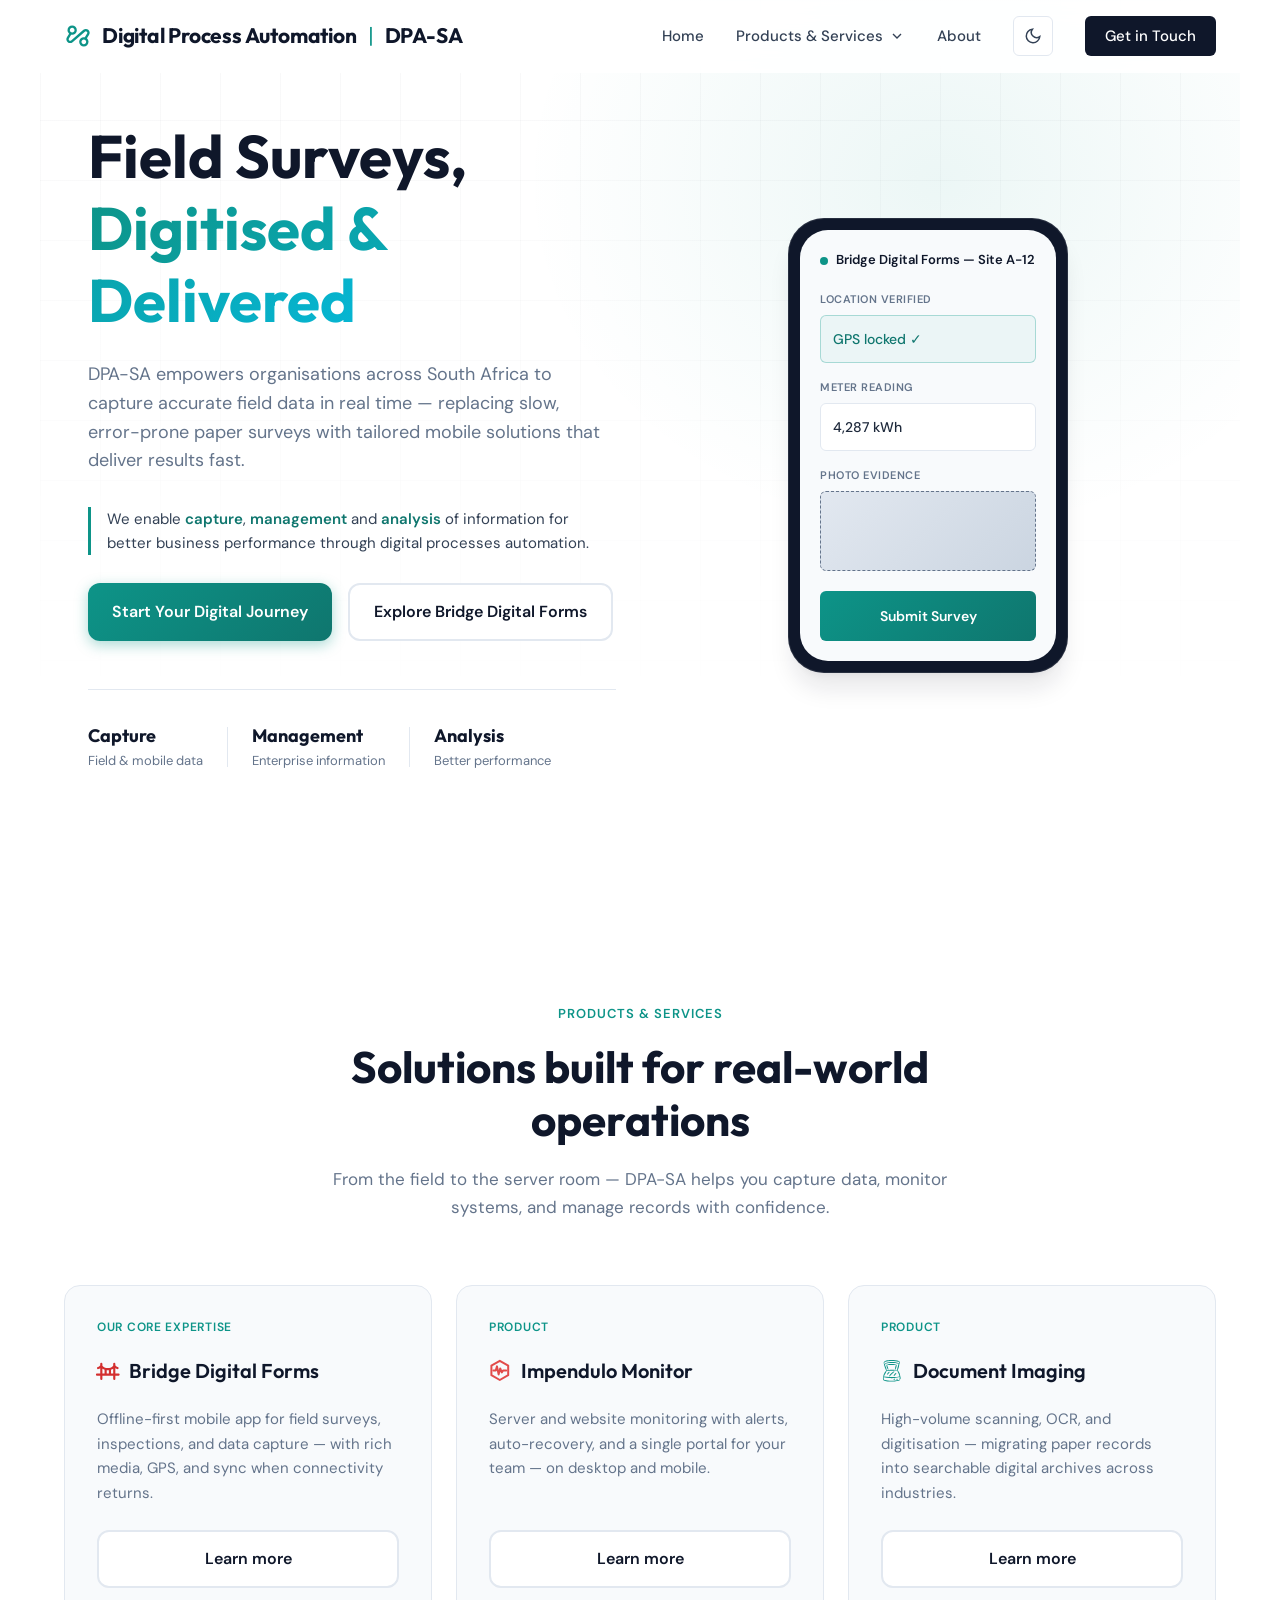
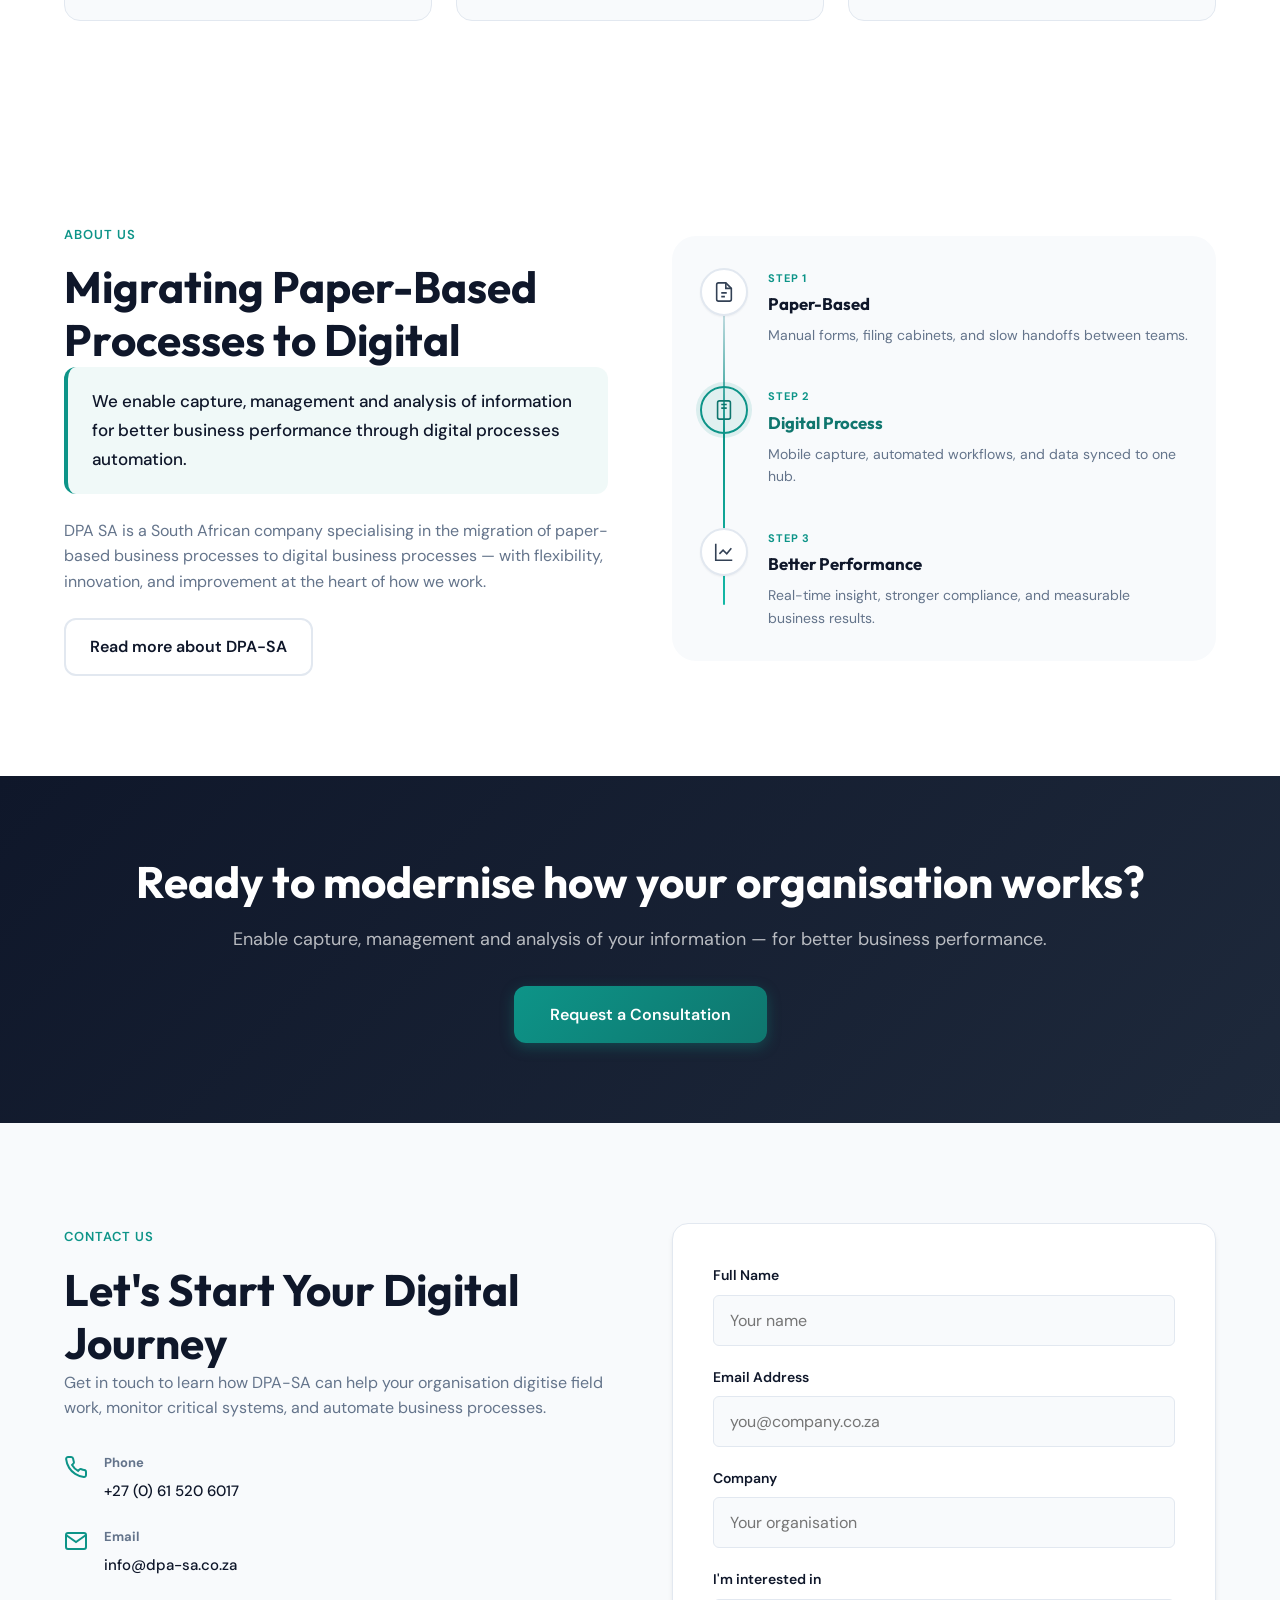
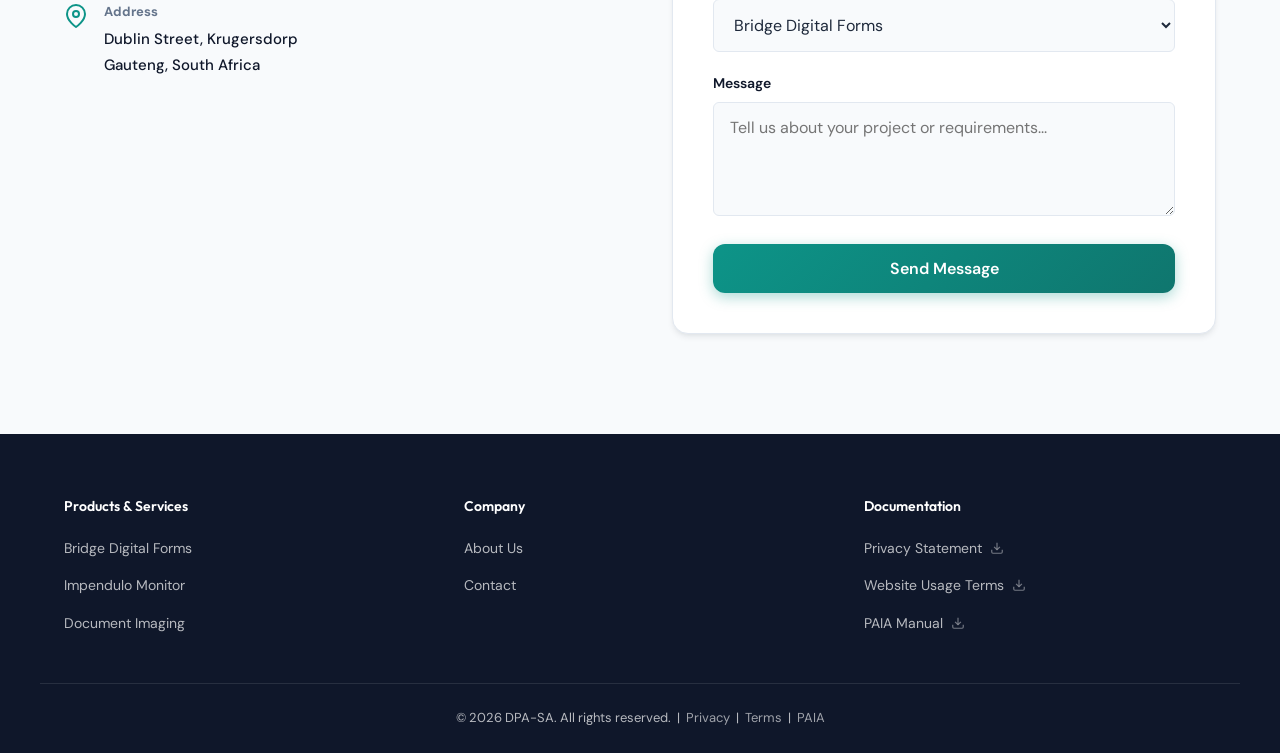
<file: index.html>
<!DOCTYPE html>
<html lang="en">
<head>
  <meta charset="UTF-8">
  <script>
    (function () {
      try {
        var theme = localStorage.getItem('dpa-theme');
        if (!theme) {
          theme = window.matchMedia('(prefers-color-scheme: dark)').matches ? 'dark' : 'light';
        }
        document.documentElement.setAttribute('data-theme', theme);
      } catch (e) {}
    })();
  </script>
  <meta name="viewport" content="width=device-width, initial-scale=1.0, viewport-fit=cover">
  <meta http-equiv="X-UA-Compatible" content="IE=edge">

  <title>DPA-SA | Digital Process Automation</title>
  <meta name="description" content="DPA-SA — Digital Process Automation for South African organisations. Bridge Digital Forms field surveys, Impendulo Monitor server monitoring, and document imaging.">
  <meta name="keywords" content="DPA-SA, Digital Process Automation, Bridge Digital Forms, field surveys, Impendulo Monitor, server monitoring, document imaging, South Africa">
  <meta name="author" content="DPA-SA">
  <meta name="theme-color" content="#0f766e">
  <link rel="icon" type="image/svg+xml" href="images/dpa-logo.svg">
  <link rel="canonical" href="https://dpa-sa.co.za/">

  <meta name="robots" content="index, follow, max-image-preview:large, max-snippet:-1, max-video-preview:-1">
  <meta name="googlebot" content="index, follow, max-image-preview:large, max-snippet:-1, max-video-preview:-1">
  <meta name="bingbot" content="index, follow">

  <meta property="og:type" content="website">
  <meta property="og:site_name" content="DPA-SA">
  <meta property="og:locale" content="en_ZA">
  <meta property="og:url" content="https://dpa-sa.co.za/">
  <meta property="og:title" content="DPA-SA | Digital Process Automation">
  <meta property="og:description" content="We enable capture, management and analysis of information for better business performance through digital processes automation.">
  <meta property="og:image" content="https://dpa-sa.co.za/images/dpa_logo_transparent.png">
  <meta property="og:image:alt" content="DPA-SA — Digital Process Automation">

  <meta name="twitter:card" content="summary">
  <meta name="twitter:title" content="DPA-SA | Digital Process Automation">
  <meta name="twitter:description" content="Bridge Digital Forms field surveys, Impendulo Monitor, and document imaging for South African organisations.">
  <meta name="twitter:image" content="https://dpa-sa.co.za/images/dpa_logo_transparent.png">

  <script type="application/ld+json">
  {
    "@context": "https://schema.org",
    "@graph": [
      {
        "@type": "Organization",
        "@id": "https://dpa-sa.co.za/#organization",
        "name": "DPA-SA",
        "alternateName": "Digital Process Automation",
        "url": "https://dpa-sa.co.za/",
        "logo": "https://dpa-sa.co.za/images/dpa_logo_transparent.png",
        "description": "South African company specialising in digital process automation, Bridge Digital Forms field surveys, server monitoring, and document imaging.",
        "email": "info@dpa-sa.co.za",
        "telephone": "+27-61-520-6017",
        "address": {
          "@type": "PostalAddress",
          "streetAddress": "Dublin Street",
          "addressLocality": "Krugersdorp",
          "addressRegion": "Gauteng",
          "addressCountry": "ZA"
        },
        "areaServed": { "@type": "Country", "name": "South Africa" }
      },
      {
        "@type": "WebSite",
        "@id": "https://dpa-sa.co.za/#website",
        "url": "https://dpa-sa.co.za/",
        "name": "DPA-SA",
        "publisher": { "@id": "https://dpa-sa.co.za/#organization" },
        "inLanguage": "en-ZA"
      }
    ]
  }
  </script>

  <link rel="preconnect" href="https://fonts.googleapis.com">
  <link rel="preconnect" href="https://fonts.gstatic.com" crossorigin>
  <link href="https://fonts.googleapis.com/css2?family=DM+Sans:ital,opsz,wght@0,9..40,400;0,9..40,500;0,9..40,600;0,9..40,700;1,9..40,400&family=Outfit:wght@500;600;700;800&display=swap" rel="stylesheet">
  <link rel="stylesheet" href="styles.css">
</head>
<body>
  <header class="header" id="header">
    <nav class="nav container">
      <a href="index.html" class="logo">
        <svg class="logo-icon" xmlns="http://www.w3.org/2000/svg" viewBox="0 0 24 24" width="28" height="28" aria-hidden="true">
          <path d="M0 0h24v24H0z" fill="none"/>
          <path fill="currentColor" d="M7.4 17.25q-1.05.875-2.187.8t-1.988-.775t-1.162-1.837t.412-2.338L4.35 10q-.625-.55-.987-1.325T3 7q0-1.65 1.175-2.825T7 3t2.825 1.175T11 7T9.825 9.825T7 11q-.225 0-.45-.025t-.425-.075L4.2 14.15q-.275.45-.175.888t.425.712t.775.313t.875-.313l10.5-9.025q1.05-.875 2.2-.788t2 .788t1.15 1.838t-.425 2.337L19.65 14q.625.55.988 1.325T21 17q0 1.65-1.175 2.825T17 21t-2.825-1.175T13 17t1.175-2.825T17 13q.225 0 .438.025t.412.075l1.95-3.25q.275-.45.175-.888t-.425-.712t-.775-.312t-.875.312zm1.013-8.837Q9 7.825 9 7t-.587-1.412T7 5t-1.412.588T5 7t.588 1.413T7 9t1.413-.587m10 10Q19 17.825 19 17t-.587-1.412T17 15t-1.412.588T15 17t.588 1.413T17 19t1.413-.587M17 17"/>
        </svg>
        <span class="logo-text">Digital Process Automation <span class="logo-divider">|</span> DPA-SA</span>
      </a>
      <button class="nav-toggle" id="navToggle" aria-label="Toggle navigation">
        <span></span>
        <span></span>
        <span></span>
      </button>
      <ul class="nav-links" id="navLinks">
        <li><a href="index.html">Home</a></li>
        <li class="nav-dropdown" id="navDropdown">
          <button class="nav-dropdown-toggle" id="navDropdownToggle" aria-expanded="false" aria-haspopup="true">
            Products &amp; Services
            <svg class="nav-dropdown-chevron" viewBox="0 0 24 24" fill="none" stroke="currentColor" stroke-width="2"><path d="M6 9l6 6 6-6"/></svg>
          </button>
          <ul class="nav-dropdown-menu" id="navDropdownMenu">
            <li><a href="bridge-digital-forms.html">Bridge Digital Forms</a></li>
            <li><a href="impendulo.html">Impendulo Monitor</a></li>
            <li><a href="document-imaging.html">Document Imaging</a></li>
          </ul>
        </li>
        <li><a href="about.html">About</a></li>
        <li>
          <button type="button" class="theme-toggle" id="themeToggle" aria-label="Switch to dark mode">
            <svg class="theme-icon theme-icon--moon" viewBox="0 0 24 24" fill="none" stroke="currentColor" stroke-width="2" aria-hidden="true"><path d="M21 12.79A9 9 0 1111.21 3 7 7 0 0021 12.79z"/></svg>
            <svg class="theme-icon theme-icon--sun" viewBox="0 0 24 24" fill="none" stroke="currentColor" stroke-width="2" aria-hidden="true"><circle cx="12" cy="12" r="5"/><path d="M12 1v2M12 21v2M4.22 4.22l1.42 1.42M18.36 18.36l1.42 1.42M1 12h2M21 12h2M4.22 19.78l1.42-1.42M18.36 5.64l1.42-1.42"/></svg>
          </button>
        </li>
        <li><a href="index.html#contact" class="nav-cta">Get in Touch</a></li>
      </ul>
    </nav>
  </header>

  <main>
    <section class="hero">
      <div class="hero-bg">
        <div class="hero-gradient"></div>
        <div class="hero-grid"></div>
      </div>
      <div class="hero-layout container">
        <div class="hero-intro">
          <h1>Field Surveys,<br><span class="gradient-text">Digitised & Delivered</span></h1>
          <p class="hero-subtitle">
            DPA-SA empowers organisations across South Africa to capture accurate field data in real time —
            replacing slow, error-prone paper surveys with tailored mobile solutions that deliver results fast.
          </p>
        </div>
        <div class="hero-visual">
          <div class="phone-mockup">
            <div class="phone-screen">
              <div class="form-preview">
                <div class="form-header">
                  <div class="form-dot"></div>
                  <span>Bridge Digital Forms — Site A-12</span>
                </div>
                <div class="form-field">
                  <label>Location verified</label>
                  <div class="form-value success">GPS locked ✓</div>
                </div>
                <div class="form-field">
                  <label>Meter reading</label>
                  <div class="form-value">4,287 kWh</div>
                </div>
                <div class="form-field">
                  <label>Photo evidence</label>
                  <div class="form-photo"></div>
                </div>
                <div class="form-submit">Submit Survey</div>
              </div>
            </div>
          </div>
        </div>
        <div class="hero-details">
          <p class="hero-slogan">
            We enable <strong>capture</strong>, <strong>management</strong> and <strong>analysis</strong> of information for better business performance through digital processes automation.
          </p>
          <div class="hero-actions">
            <a href="index.html#contact" class="btn btn-primary">Start Your Digital Journey</a>
            <a href="bridge-digital-forms.html" class="btn btn-secondary">Explore Bridge Digital Forms</a>
          </div>
          <div class="hero-stats">
            <div class="stat">
              <span class="stat-value">Capture</span>
              <span class="stat-label">Field & mobile data</span>
            </div>
            <div class="stat-divider"></div>
            <div class="stat">
              <span class="stat-value">Management</span>
              <span class="stat-label">Enterprise information</span>
            </div>
            <div class="stat-divider"></div>
            <div class="stat">
              <span class="stat-value">Analysis</span>
              <span class="stat-label">Better performance</span>
            </div>
          </div>
        </div>
      </div>
    </section>

    <section class="section products-overview">
      <div class="container">
        <div class="section-header section-header--center">
          <span class="section-tag">Products &amp; Services</span>
          <h2>Solutions built for real-world operations</h2>
          <p>From the field to the server room — DPA-SA helps you capture data, monitor systems, and manage records with confidence.</p>
        </div>

        <div class="product-teasers">
          <article class="product-teaser">
            <span class="product-teaser-tag">Our Core Expertise</span>
            <h3 class="bridge-mobile-title bridge-mobile-title--sm">
              <svg class="bridge-mobile-logo" xmlns="http://www.w3.org/2000/svg" viewBox="2 3 20 17" aria-hidden="true">
                <path fill="currentColor" d="M18 4a1 1 0 0 1 .993.883L19 5v1.565l.116.101l.277.231q.076.063.158.126c.533.415 1.177.832 1.765 1.028a1 1 0 1 1-.632 1.898a7 7 0 0 1-1.43-.694L19 9.091V14h3a1 1 0 0 1 .117 1.993L22 16h-3v3a1 1 0 0 1-1.993.117L17 19v-3H7v3a1 1 0 0 1-1.993.117L5 19v-3H2a1 1 0 0 1-.117-1.993L2 14h3V9.09c-.496.331-1.078.657-1.684.859a1 1 0 0 1-.632-1.898c.588-.196 1.232-.613 1.765-1.028l.158-.126l.277-.231L5 6.565V5a1 1 0 0 1 1.993-.117L7 5v1.722a4.8 4.8 0 0 0 .937.997C8.71 8.338 9.993 9 12 9s3.29-.662 4.063-1.28c.393-.315.664-.626.832-.851L17 6.722V5a1 1 0 0 1 1-1m-1 5.517a7.6 7.6 0 0 1-1.666.895l-.334.121V14h2zm-4 1.436a10.5 10.5 0 0 1-1.677.026L11 10.953V14h2zM7 9.517V14h2v-3.467l-.334-.12a7.6 7.6 0 0 1-1.428-.733z"/>
              </svg>
              Bridge Digital Forms
            </h3>
            <p>Offline-first mobile app for field surveys, inspections, and data capture — with rich media, GPS, and sync when connectivity returns.</p>
            <a href="bridge-digital-forms.html" class="btn btn-secondary">Learn more</a>
          </article>

          <article class="product-teaser">
            <span class="product-teaser-tag">Product</span>
            <h3 class="impendulo-title impendulo-title--sm impendulo-title--teaser">
              <svg class="impendulo-mark" xmlns="http://www.w3.org/2000/svg" viewBox="0 0 108 108" aria-hidden="true">
                <polygon points="54,4 96,28 96,76 54,100 12,76 12,28" fill="none" stroke="currentColor" stroke-width="10" stroke-linejoin="round"/>
                <polyline points="22,52 34,52 40,32 48,72 56,42 64,62 70,52 86,52" fill="none" stroke="currentColor" stroke-width="10" stroke-linecap="round" stroke-linejoin="round"/>
              </svg>
              <span class="impendulo-title-text">Impendulo Monitor</span>
            </h3>
            <p>Server and website monitoring with alerts, auto-recovery, and a single portal for your team — on desktop and mobile.</p>
            <a href="impendulo.html" class="btn btn-secondary">Learn more</a>
          </article>

          <article class="product-teaser">
            <span class="product-teaser-tag">Product</span>
            <h3 class="document-imaging-title document-imaging-title--sm">
              <svg class="document-imaging-logo" xmlns="http://www.w3.org/2000/svg" viewBox="0 0 24 24" aria-hidden="true">
                <path d="M0 0h24v24H0z" fill="none"/>
                <g fill="currentColor" fill-rule="evenodd" clip-rule="evenodd">
                  <path d="M17.805 20.708a.684.684 0 0 0-.713.713c0 .332.322.583.794.603a.764.764 0 0 0 .753-.653a.774.774 0 0 0-.834-.663m-3.185 0a.674.674 0 0 0-.713.714c0 .331.321.582.783.602a.674.674 0 1 0-.07-1.316m-7.868-4.492a.32.32 0 0 0 .442-.08c.312-.311.694-.563 1.005-.894c.18-.181.352-.392.523-.583q.362-.478.773-.914a.36.36 0 0 0 .1-.493a.353.353 0 0 0-.492-.09q-.567.284-1.075.663a3.5 3.5 0 0 0-.402.372a2 2 0 0 0-.351.432q-.333.552-.563 1.155a.31.31 0 0 0 .04.432m2.382 2.03a.32.32 0 0 0 .432-.08q.474-.53 1.004-1.005c.272-.261.553-.492.834-.754c.282-.261.543-.502.794-.773c.814-.804 1.608-1.628 2.432-2.362a.35.35 0 0 0 .145-.38a.353.353 0 0 0-.453-.245a.4.4 0 0 0-.124.073c-.693.452-1.407.914-2.08 1.447a11 11 0 0 0-.824.713q-.408.376-.764.804a13 13 0 0 0-1.497 2.13a.31.31 0 0 0 .1.432m4.985-.814a.311.311 0 0 0 .502.362c.352-.342.744-.653 1.085-1.005c.181-.21.342-.442.513-.673q.344-.54.784-1.005a.36.36 0 0 0 .08-.492a.354.354 0 0 0-.492-.08a5.7 5.7 0 0 0-1.176.783q-.226.198-.412.432q-.18.224-.322.472c-.23.392-.371.834-.562 1.206"/>
                  <path d="M21.835 19.693c-.08-.372-.724-3.065-.874-3.848a9 9 0 0 0-.272-1.005a13 13 0 0 0-.784-1.578c-.462-.723-1.004-1.386-1.507-2.08q.581-.966 1.005-2.01q.212-.568.362-1.155q.15-.552.24-1.115c.121-.674.172-1.347.232-2.01c.374-.617.63-1.299.754-2.01a1.47 1.47 0 0 0-.161-.814a1.87 1.87 0 0 0-.814-.723a8 8 0 0 0-2.01-.653a29 29 0 0 0-3.949-.623a29.5 29.5 0 0 0-4.02 0c-.451 0-.913.07-1.376.13S7.757.33 7.305.41c-.916.125-1.815.347-2.683.663A2.68 2.68 0 0 0 3.125 2.38a1.7 1.7 0 0 0-.121.613q0 .429.11.844q.066.263.171.512v.06a.4.4 0 0 0 0 .222c.242.884.443 1.768.694 2.652c.11.372.22.744.341 1.116s.272.743.422 1.095c.312.744.684 1.447 1.005 2.17c-.502.654-1.005 1.307-1.487 2.01a10 10 0 0 0-.573 1.005q-.267.49-.482 1.005a14.4 14.4 0 0 0-.744 2.602a.35.35 0 0 0 .06.282a.31.31 0 0 0 .121.271c0 .13-.11.261-.16.402a5 5 0 0 0-.242.794a2.6 2.6 0 0 0-.07.492q-.03.256 0 .513a2.59 2.59 0 0 0 1.728 2.01c1.158.434 2.374.695 3.608.773c1.703.154 3.415.207 5.124.16a31 31 0 0 0 5.105-.642c.543-.11 1.085-.211 1.628-.342a10 10 0 0 0 1.095-.321a.343.343 0 0 0 .221-.443s-.06-.07-.09-.1a.37.37 0 0 0 .22-.1c.401-.305.708-.716.885-1.186c.071-.204.112-.418.12-.633q.05-.26.02-.523M3.808 2.691a1.94 1.94 0 0 1 1.206-.834a12 12 0 0 1 2.522-.442l2.653-.221a32 32 0 0 1 3.828 0c1.283.064 2.562.205 3.828.422a9.7 9.7 0 0 1 1.608.382c.286.075.542.237.734.462c.08.162.105.345.07.523q-.09.47-.271.914h-.07a15 15 0 0 0-1.005-.633q-.408-.164-.834-.271a15 15 0 0 0-3.708-.744a24 24 0 0 0-2.804 0c-.944 0-1.879.13-2.773.211c-1.121.08-2.223.334-3.266.754A3.17 3.17 0 0 0 4.02 4.62a2 2 0 0 1-.17-.402a2 2 0 0 1-.111-.422a2.6 2.6 0 0 1-.06-.573c0-.186.044-.368.13-.533m-.06 14.49c.22-.432.462-.854.693-1.286s.462-.864.683-1.296c.402-.804.764-1.618 1.146-2.412h.08a.3.3 0 0 0 .171-.402c-.251-.884-.452-1.758-.703-2.633c-.11-.371-.232-.743-.362-1.105s-.271-.734-.442-1.095a65 65 0 0 0-.734-1.749a.28.28 0 0 0 .181-.2a2.33 2.33 0 0 1 1.407-1.166a9.7 9.7 0 0 1 3.014-.412l2.744-.1c.894 0 1.788-.051 2.693 0c1.182.015 2.359.167 3.506.451q.339.095.654.252c.341.16.663.351 1.004.532c-.24 1.005-.542 2.01-.834 3.015c-.11.372-.21.743-.311 1.115c-.1.372-.17.754-.271 1.126c-.1.371-.282.914-.453 1.366a.31.31 0 0 0-.24-.15a31 31 0 0 0-4.201-.212c-.824 0-1.658.06-2.492.121c-1.236.1-2.462.271-3.698.301a.313.313 0 0 0-.321.302a.3.3 0 0 0 .301.321q2.089.227 4.19.211c.824 0 1.648-.08 2.482-.14c1.236-.09 2.462-.211 3.698-.201a.35.35 0 0 0 .322-.221q.04.083.12.13a.28.28 0 0 0 .181 0l1.638 3.567q.252.592.442 1.206c.191.613.352 1.236.553 1.86a41 41 0 0 1-5.868.683c-.905 0-1.81.05-2.724.05s-1.808 0-2.713-.06a52 52 0 0 1-6.029-.553c.14-.412.302-.814.493-1.216m16.941 3.236q.015.195 0 .392a1.94 1.94 0 0 1-.291.834a.35.35 0 0 0 0 .472h-.07a9 9 0 0 1-1.005.251l-1.628.241q-2 .285-4.02.342a50 50 0 0 1-6.029-.181a11.7 11.7 0 0 1-3.346-.492a1.8 1.8 0 0 1-1.296-1.287a2.4 2.4 0 0 1 0-.371a3 3 0 0 1 0-.402c0-.242.1-.473.16-.704c.061-.23.101-.291.152-.432a43 43 0 0 0 5.908 1.005c.925.08 1.859.12 2.783.11c.925-.01 1.87 0 2.794-.12A36 36 0 0 0 20.74 19v.794c0 .27-.03.422-.05.623"/>
                  <path d="M7.697 10.61a.29.29 0 0 0 .392.17a.31.31 0 0 0 .18-.402c-.18-.683-.311-1.366-.522-2.01c-.12-.391-.281-.773-.432-1.155s-.362-.924-.523-1.397a8 8 0 0 1 1.005-.15h2.2l3.568-.211q.685-.015 1.367.06c.572.06 1.135.16 1.698.251c-.161.432-.332.844-.483 1.276c-.08.231-.15.462-.21.704c-.061.24-.111.482-.161.723c-.1.583-.161 1.166-.221 1.749a.353.353 0 0 0 .258.453a.35.35 0 0 0 .425-.303c.2-.562.442-1.095.633-1.658a9 9 0 0 0 .321-1.145q.154-.923.171-1.86a.34.34 0 0 0 .09-.14a.35.35 0 0 0-.26-.412a38 38 0 0 0-2.11-.553q-.732-.161-1.478-.23a11 11 0 0 0-1.507 0c-.734 0-1.467.15-2.18.21s-1.488.181-2.221.332c-1.678.241-1.779.352-1.678.643a12 12 0 0 0 .26 1.9c.071.26.131.522.222.783l.301.744c.221.562.583 1.045.895 1.627"/>
                </g>
              </svg>
              Document Imaging
            </h3>
            <p>High-volume scanning, OCR, and digitisation — migrating paper records into searchable digital archives across industries.</p>
            <a href="document-imaging.html" class="btn btn-secondary">Learn more</a>
          </article>
        </div>
      </div>
    </section>

    <section class="section about about--snippet">
      <div class="container about-grid">
        <div class="about-content">
          <span class="section-tag">About Us</span>
          <h2>Migrating Paper-Based Processes to Digital</h2>
          <p class="about-slogan">
            We enable capture, management and analysis of information for better business performance through digital processes automation.
          </p>
          <p>
            DPA SA is a South African company specialising in the migration of paper-based business processes to digital business processes — with flexibility, innovation, and improvement at the heart of how we work.
          </p>
          <a href="about.html" class="btn btn-secondary">Read more about DPA-SA</a>
        </div>
        <div class="about-visual">
          <div class="process-flow process-flow--timeline">
            <article class="flow-step">
              <div class="flow-step__marker">
                <div class="flow-icon" aria-hidden="true">
                  <svg viewBox="0 0 24 24" fill="none" stroke="currentColor" stroke-width="1.75"><path d="M14 2H6a2 2 0 00-2 2v16a2 2 0 002 2h12a2 2 0 002-2V8z"/><path d="M14 2v6h6M9 13h6M9 17h4"/></svg>
                </div>
              </div>
              <div class="flow-step__body">
                <span class="flow-step__label">Step 1</span>
                <strong>Paper-Based</strong>
                <p>Manual forms, filing cabinets, and slow handoffs between teams.</p>
              </div>
            </article>

            <article class="flow-step flow-step--active">
              <div class="flow-step__marker">
                <div class="flow-icon" aria-hidden="true">
                  <svg viewBox="0 0 24 24" fill="none" stroke="currentColor" stroke-width="1.75"><rect x="5" y="2" width="14" height="20" rx="2"/><path d="M12 18h.01M9 6h6M9 10h6"/></svg>
                </div>
              </div>
              <div class="flow-step__body">
                <span class="flow-step__label">Step 2</span>
                <strong>Digital Process</strong>
                <p>Mobile capture, automated workflows, and data synced to one hub.</p>
              </div>
            </article>

            <article class="flow-step">
              <div class="flow-step__marker">
                <div class="flow-icon" aria-hidden="true">
                  <svg viewBox="0 0 24 24" fill="none" stroke="currentColor" stroke-width="1.75"><path d="M3 3v18h18"/><path d="M7 14l4-4 4 4 5-6"/></svg>
                </div>
              </div>
              <div class="flow-step__body">
                <span class="flow-step__label">Step 3</span>
                <strong>Better Performance</strong>
                <p>Real-time insight, stronger compliance, and measurable business results.</p>
              </div>
            </article>
          </div>
        </div>
      </div>
    </section>

    <section class="cta-banner">
      <div class="container cta-content">
        <h2>Ready to modernise how your organisation works?</h2>
        <p>Enable capture, management and analysis of your information — for better business performance.</p>
        <a href="index.html#contact" class="btn btn-primary btn-lg">Request a Consultation</a>
      </div>
    </section>

    <section class="section contact" id="contact">
      <div class="container contact-grid">
        <div class="contact-info">
          <span class="section-tag">Contact Us</span>
          <h2>Let's Start Your Digital Journey</h2>
          <p>
            Get in touch to learn how DPA-SA can help your organisation digitise field work, monitor critical systems, and automate business processes.
          </p>
          <div class="contact-details">
            <div class="contact-item">
              <svg viewBox="0 0 24 24" fill="none" stroke="currentColor" stroke-width="2"><path d="M22 16.92v3a2 2 0 01-2.18 2 19.79 19.79 0 01-8.63-3.07 19.5 19.5 0 01-6-6 19.79 19.79 0 01-3.07-8.67A2 2 0 014.11 2h3a2 2 0 012 1.72 12.84 12.84 0 00.7 2.81 2 2 0 01-.45 2.11L8.09 9.91a16 16 0 006 6l1.27-1.27a2 2 0 012.11-.45 12.84 12.84 0 002.81.7A2 2 0 0122 16.92z"/></svg>
              <div>
                <strong>Phone</strong>
                <a href="tel:+27615206017">+27 (0) 61 520 6017</a>
              </div>
            </div>
            <div class="contact-item">
              <svg viewBox="0 0 24 24" fill="none" stroke="currentColor" stroke-width="2"><path d="M4 4h16c1.1 0 2 .9 2 2v12c0 1.1-.9 2-2 2H4c-1.1 0-2-.9-2-2V6c0-1.1.9-2 2-2z"/><path d="M22 6l-10 7L2 6"/></svg>
              <div>
                <strong>Email</strong>
                <a href="mailto:info@dpa-sa.co.za">info@dpa-sa.co.za</a>
              </div>
            </div>
            <div class="contact-item">
              <svg viewBox="0 0 24 24" fill="none" stroke="currentColor" stroke-width="2"><path d="M21 10c0 7-9 13-9 13s-9-6-9-13a9 9 0 0118 0z"/><circle cx="12" cy="10" r="3"/></svg>
              <div>
                <strong>Address</strong>
                <span>Dublin Street, Krugersdorp<br>Gauteng, South Africa</span>
              </div>
            </div>
          </div>
        </div>
        <form class="contact-form" id="contactForm">
          <div class="form-group">
            <label for="name">Full Name</label>
            <input type="text" id="name" name="name" required placeholder="Your name">
          </div>
          <div class="form-group">
            <label for="email">Email Address</label>
            <input type="email" id="email" name="email" required placeholder="you@company.co.za">
          </div>
          <div class="form-group">
            <label for="company">Company</label>
            <input type="text" id="company" name="company" placeholder="Your organisation">
          </div>
          <div class="form-group">
            <label for="interest">I'm interested in</label>
            <select id="interest" name="interest">
              <option value="bridge-digital-forms">Bridge Digital Forms</option>
              <option value="impendulo">Impendulo Monitor</option>
              <option value="document-imaging">Document Imaging</option>
              <option value="other">Other / General Enquiry</option>
            </select>
          </div>
          <div class="form-group">
            <label for="message">Message</label>
            <textarea id="message" name="message" rows="4" placeholder="Tell us about your project or requirements..."></textarea>
          </div>
          <button type="submit" class="btn btn-primary btn-full">Send Message</button>
        </form>
      </div>
    </section>
  </main>

  <footer class="footer">
    <div class="container footer-content">
      <div class="footer-col">
        <h4>Products &amp; Services</h4>
        <ul>
          <li><a href="bridge-digital-forms.html">Bridge Digital Forms</a></li>
          <li><a href="impendulo.html">Impendulo Monitor</a></li>
          <li><a href="document-imaging.html">Document Imaging</a></li>
        </ul>
      </div>
      <div class="footer-col">
        <h4>Company</h4>
        <ul>
          <li><a href="about.html">About Us</a></li>
          <li><a href="index.html#contact">Contact</a></li>
        </ul>
      </div>
      <div class="footer-col">
        <h4>Documentation</h4>
        <ul>
          <li>
            <a href="documentation/DPA-Privacy-Statement.pdf" target="_blank" rel="noopener noreferrer" class="doc-link">
              Privacy Statement
              <svg viewBox="0 0 24 24" fill="none" stroke="currentColor" stroke-width="2" aria-hidden="true"><path d="M21 15v4a2 2 0 01-2 2H5a2 2 0 01-2-2v-4"/><polyline points="7 10 12 15 17 10"/><line x1="12" y1="15" x2="12" y2="3"/></svg>
            </a>
          </li>
          <li>
            <a href="documentation/DPA-Website-Usage-Terms.pdf" target="_blank" rel="noopener noreferrer" class="doc-link">
              Website Usage Terms
              <svg viewBox="0 0 24 24" fill="none" stroke="currentColor" stroke-width="2" aria-hidden="true"><path d="M21 15v4a2 2 0 01-2 2H5a2 2 0 01-2-2v-4"/><polyline points="7 10 12 15 17 10"/><line x1="12" y1="15" x2="12" y2="3"/></svg>
            </a>
          </li>
          <li>
            <a href="documentation/DPA-PAIA-manual.pdf" target="_blank" rel="noopener noreferrer" class="doc-link">
              PAIA Manual
              <svg viewBox="0 0 24 24" fill="none" stroke="currentColor" stroke-width="2" aria-hidden="true"><path d="M21 15v4a2 2 0 01-2 2H5a2 2 0 01-2-2v-4"/><polyline points="7 10 12 15 17 10"/><line x1="12" y1="15" x2="12" y2="3"/></svg>
            </a>
          </li>
        </ul>
      </div>
    </div>
    <div class="footer-bottom container">
      <p>&copy; 2026 DPA-SA. All rights reserved. &nbsp;|&nbsp;
        <a href="documentation/DPA-Privacy-Statement.pdf" target="_blank" rel="noopener noreferrer">Privacy</a> &nbsp;|&nbsp;
        <a href="documentation/DPA-Website-Usage-Terms.pdf" target="_blank" rel="noopener noreferrer">Terms</a> &nbsp;|&nbsp;
        <a href="documentation/DPA-PAIA-manual.pdf" target="_blank" rel="noopener noreferrer">PAIA</a>
      </p>
    </div>
  </footer>

  <button class="scroll-top" id="scrollTop" aria-label="Scroll to top" title="Back to top">
    <svg viewBox="0 0 24 24" fill="none" stroke="currentColor" stroke-width="2.5" aria-hidden="true"><path d="M18 15l-6-6-6 6"/></svg>
  </button>

  <script src="script.js"></script>
</body>
</html>
</file>
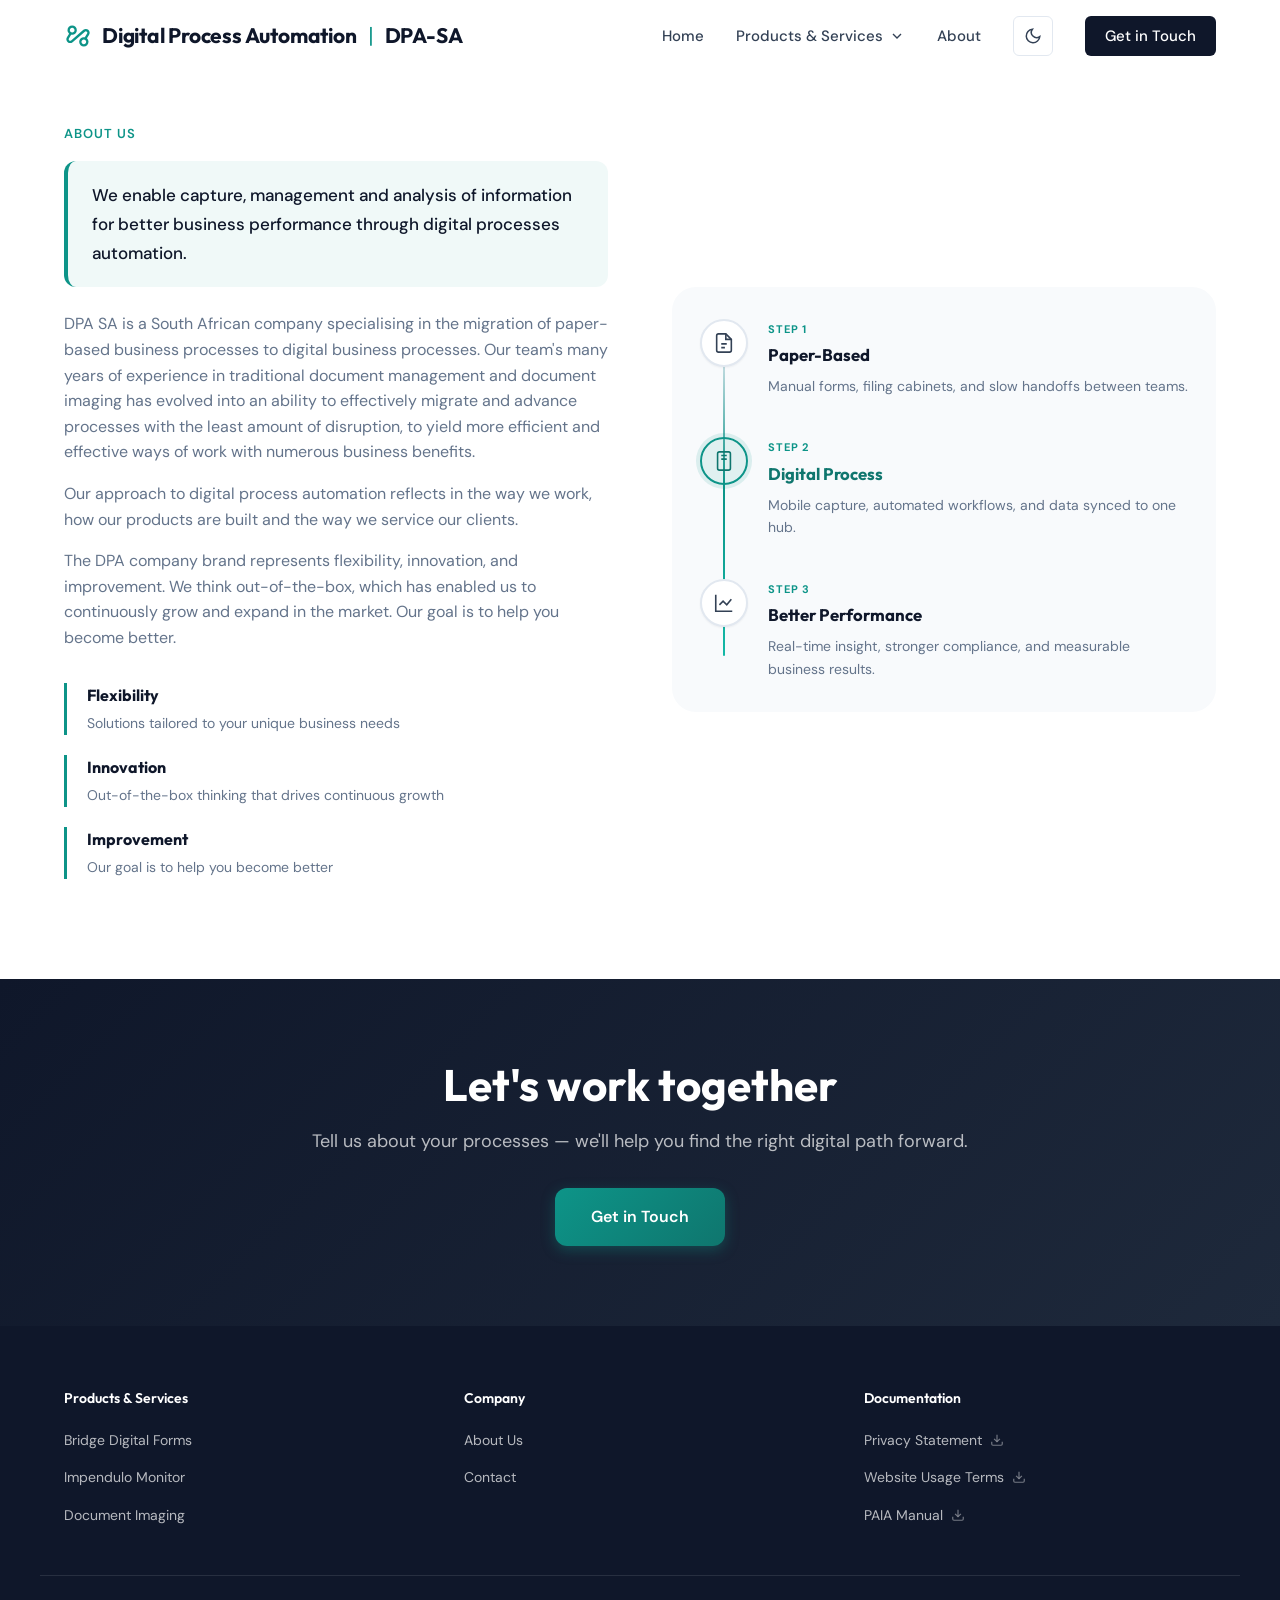
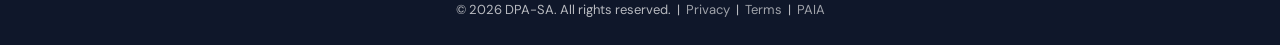
<file: about.html>
<!DOCTYPE html>
<html lang="en">
<head>
  <meta charset="UTF-8">
  <script>
    (function () {
      try {
        var theme = localStorage.getItem('dpa-theme');
        if (!theme) {
          theme = window.matchMedia('(prefers-color-scheme: dark)').matches ? 'dark' : 'light';
        }
        document.documentElement.setAttribute('data-theme', theme);
      } catch (e) {}
    })();
  </script>
  <meta name="viewport" content="width=device-width, initial-scale=1.0, viewport-fit=cover">
  <meta http-equiv="X-UA-Compatible" content="IE=edge">

  <title>About Us | DPA-SA — Digital Process Automation</title>
  <meta name="description" content="About DPA-SA — a South African company migrating paper-based business processes to digital, with flexibility, innovation, and improvement at our core.">
  <meta name="keywords" content="DPA-SA, about, Digital Process Automation, South Africa, document management">
  <meta name="author" content="DPA-SA">
  <meta name="theme-color" content="#0f766e">
  <link rel="icon" type="image/svg+xml" href="images/dpa-logo.svg">
  <link rel="canonical" href="https://dpa-sa.co.za/about.html">

  <meta name="robots" content="index, follow">
  <meta property="og:type" content="website">
  <meta property="og:site_name" content="DPA-SA">
  <meta property="og:locale" content="en_ZA">
  <meta property="og:url" content="https://dpa-sa.co.za/about.html">
  <meta property="og:title" content="About Us | DPA-SA">
  <meta property="og:description" content="Migrating paper-based processes to digital — flexibility, innovation, and improvement.">
  <meta property="og:image" content="https://dpa-sa.co.za/images/dpa_logo_transparent.png">

  <link rel="preconnect" href="https://fonts.googleapis.com">
  <link rel="preconnect" href="https://fonts.gstatic.com" crossorigin>
  <link href="https://fonts.googleapis.com/css2?family=DM+Sans:ital,opsz,wght@0,9..40,400;0,9..40,500;0,9..40,600;0,9..40,700;1,9..40,400&family=Outfit:wght@500;600;700;800&display=swap" rel="stylesheet">
  <link rel="stylesheet" href="styles.css">
</head>
<body>
  <header class="header" id="header">
    <nav class="nav container">
      <a href="index.html" class="logo">
        <svg class="logo-icon" xmlns="http://www.w3.org/2000/svg" viewBox="0 0 24 24" width="28" height="28" aria-hidden="true">
          <path d="M0 0h24v24H0z" fill="none"/>
          <path fill="currentColor" d="M7.4 17.25q-1.05.875-2.187.8t-1.988-.775t-1.162-1.837t.412-2.338L4.35 10q-.625-.55-.987-1.325T3 7q0-1.65 1.175-2.825T7 3t2.825 1.175T11 7T9.825 9.825T7 11q-.225 0-.45-.025t-.425-.075L4.2 14.15q-.275.45-.175.888t.425.712t.775.313t.875-.313l10.5-9.025q1.05-.875 2.2-.788t2 .788t1.15 1.838t-.425 2.337L19.65 14q.625.55.988 1.325T21 17q0 1.65-1.175 2.825T17 21t-2.825-1.175T13 17t1.175-2.825T17 13q.225 0 .438.025t.412.075l1.95-3.25q.275-.45.175-.888t-.425-.712t-.775-.312t-.875.312zm1.013-8.837Q9 7.825 9 7t-.587-1.412T7 5t-1.412.588T5 7t.588 1.413T7 9t1.413-.587m10 10Q19 17.825 19 17t-.587-1.412T17 15t-1.412.588T15 17t.588 1.413T17 19t1.413-.587M17 17"/>
        </svg>
        <span class="logo-text">Digital Process Automation <span class="logo-divider">|</span> DPA-SA</span>
      </a>
      <button class="nav-toggle" id="navToggle" aria-label="Toggle navigation">
        <span></span>
        <span></span>
        <span></span>
      </button>
      <ul class="nav-links" id="navLinks">
        <li><a href="index.html">Home</a></li>
        <li class="nav-dropdown" id="navDropdown">
          <button class="nav-dropdown-toggle" id="navDropdownToggle" aria-expanded="false" aria-haspopup="true">
            Products &amp; Services
            <svg class="nav-dropdown-chevron" viewBox="0 0 24 24" fill="none" stroke="currentColor" stroke-width="2"><path d="M6 9l6 6 6-6"/></svg>
          </button>
          <ul class="nav-dropdown-menu" id="navDropdownMenu">
            <li><a href="bridge-digital-forms.html">Bridge Digital Forms</a></li>
            <li><a href="impendulo.html">Impendulo Monitor</a></li>
            <li><a href="document-imaging.html">Document Imaging</a></li>
          </ul>
        </li>
        <li><a href="about.html" aria-current="page">About</a></li>
        <li>
          <button type="button" class="theme-toggle" id="themeToggle" aria-label="Switch to dark mode">
            <svg class="theme-icon theme-icon--moon" viewBox="0 0 24 24" fill="none" stroke="currentColor" stroke-width="2" aria-hidden="true"><path d="M21 12.79A9 9 0 1111.21 3 7 7 0 0021 12.79z"/></svg>
            <svg class="theme-icon theme-icon--sun" viewBox="0 0 24 24" fill="none" stroke="currentColor" stroke-width="2" aria-hidden="true"><circle cx="12" cy="12" r="5"/><path d="M12 1v2M12 21v2M4.22 4.22l1.42 1.42M18.36 18.36l1.42 1.42M1 12h2M21 12h2M4.22 19.78l1.42-1.42M18.36 5.64l1.42-1.42"/></svg>
          </button>
        </li>
        <li><a href="index.html#contact" class="nav-cta">Get in Touch</a></li>
      </ul>
    </nav>
  </header>

  <main>
    <section class="section section--page-top about">
      <div class="container about-grid">
        <div class="about-content">
          <span class="section-tag">About Us</span>
          <p class="about-slogan">
            We enable capture, management and analysis of information for better business performance through digital processes automation.
          </p>
          <p>
            DPA SA is a South African company specialising in the migration of paper-based business processes to digital business processes. Our team's many years of experience in traditional document management and document imaging has evolved into an ability to effectively migrate and advance processes with the least amount of disruption, to yield more efficient and effective ways of work with numerous business benefits.
          </p>
          <p>
            Our approach to digital process automation reflects in the way we work, how our products are built and the way we service our clients.
          </p>
          <p>
            The DPA company brand represents flexibility, innovation, and improvement. We think out-of-the-box, which has enabled us to continuously grow and expand in the market. Our goal is to help you become better.
          </p>
          <div class="about-highlights">
            <div class="highlight">
              <strong>Flexibility</strong>
              <span>Solutions tailored to your unique business needs</span>
            </div>
            <div class="highlight">
              <strong>Innovation</strong>
              <span>Out-of-the-box thinking that drives continuous growth</span>
            </div>
            <div class="highlight">
              <strong>Improvement</strong>
              <span>Our goal is to help you become better</span>
            </div>
          </div>
        </div>
        <div class="about-visual">
          <div class="process-flow process-flow--timeline">
            <article class="flow-step">
              <div class="flow-step__marker">
                <div class="flow-icon" aria-hidden="true">
                  <svg viewBox="0 0 24 24" fill="none" stroke="currentColor" stroke-width="1.75"><path d="M14 2H6a2 2 0 00-2 2v16a2 2 0 002 2h12a2 2 0 002-2V8z"/><path d="M14 2v6h6M9 13h6M9 17h4"/></svg>
                </div>
              </div>
              <div class="flow-step__body">
                <span class="flow-step__label">Step 1</span>
                <strong>Paper-Based</strong>
                <p>Manual forms, filing cabinets, and slow handoffs between teams.</p>
              </div>
            </article>

            <article class="flow-step flow-step--active">
              <div class="flow-step__marker">
                <div class="flow-icon" aria-hidden="true">
                  <svg viewBox="0 0 24 24" fill="none" stroke="currentColor" stroke-width="1.75"><rect x="5" y="2" width="14" height="20" rx="2"/><path d="M12 18h.01M9 6h6M9 10h6"/></svg>
                </div>
              </div>
              <div class="flow-step__body">
                <span class="flow-step__label">Step 2</span>
                <strong>Digital Process</strong>
                <p>Mobile capture, automated workflows, and data synced to one hub.</p>
              </div>
            </article>

            <article class="flow-step">
              <div class="flow-step__marker">
                <div class="flow-icon" aria-hidden="true">
                  <svg viewBox="0 0 24 24" fill="none" stroke="currentColor" stroke-width="1.75"><path d="M3 3v18h18"/><path d="M7 14l4-4 4 4 5-6"/></svg>
                </div>
              </div>
              <div class="flow-step__body">
                <span class="flow-step__label">Step 3</span>
                <strong>Better Performance</strong>
                <p>Real-time insight, stronger compliance, and measurable business results.</p>
              </div>
            </article>
          </div>
        </div>
      </div>
    </section>

    <section class="cta-banner">
      <div class="container cta-content">
        <h2>Let's work together</h2>
        <p>Tell us about your processes — we'll help you find the right digital path forward.</p>
        <a href="index.html#contact" class="btn btn-primary btn-lg">Get in Touch</a>
      </div>
    </section>
  </main>

  <footer class="footer">
    <div class="container footer-content">
      <div class="footer-col">
        <h4>Products &amp; Services</h4>
        <ul>
          <li><a href="bridge-digital-forms.html">Bridge Digital Forms</a></li>
          <li><a href="impendulo.html">Impendulo Monitor</a></li>
          <li><a href="document-imaging.html">Document Imaging</a></li>
        </ul>
      </div>
      <div class="footer-col">
        <h4>Company</h4>
        <ul>
          <li><a href="about.html">About Us</a></li>
          <li><a href="index.html#contact">Contact</a></li>
        </ul>
      </div>
      <div class="footer-col">
        <h4>Documentation</h4>
        <ul>
          <li><a href="documentation/DPA-Privacy-Statement.pdf" target="_blank" rel="noopener noreferrer" class="doc-link">Privacy Statement <svg viewBox="0 0 24 24" fill="none" stroke="currentColor" stroke-width="2" aria-hidden="true"><path d="M21 15v4a2 2 0 01-2 2H5a2 2 0 01-2-2v-4"/><polyline points="7 10 12 15 17 10"/><line x1="12" y1="15" x2="12" y2="3"/></svg></a></li>
          <li><a href="documentation/DPA-Website-Usage-Terms.pdf" target="_blank" rel="noopener noreferrer" class="doc-link">Website Usage Terms <svg viewBox="0 0 24 24" fill="none" stroke="currentColor" stroke-width="2" aria-hidden="true"><path d="M21 15v4a2 2 0 01-2 2H5a2 2 0 01-2-2v-4"/><polyline points="7 10 12 15 17 10"/><line x1="12" y1="15" x2="12" y2="3"/></svg></a></li>
          <li><a href="documentation/DPA-PAIA-manual.pdf" target="_blank" rel="noopener noreferrer" class="doc-link">PAIA Manual <svg viewBox="0 0 24 24" fill="none" stroke="currentColor" stroke-width="2" aria-hidden="true"><path d="M21 15v4a2 2 0 01-2 2H5a2 2 0 01-2-2v-4"/><polyline points="7 10 12 15 17 10"/><line x1="12" y1="15" x2="12" y2="3"/></svg></a></li>
        </ul>
      </div>
    </div>
    <div class="footer-bottom container">
      <p>&copy; 2026 DPA-SA. All rights reserved. &nbsp;|&nbsp;
        <a href="documentation/DPA-Privacy-Statement.pdf" target="_blank" rel="noopener noreferrer">Privacy</a> &nbsp;|&nbsp;
        <a href="documentation/DPA-Website-Usage-Terms.pdf" target="_blank" rel="noopener noreferrer">Terms</a> &nbsp;|&nbsp;
        <a href="documentation/DPA-PAIA-manual.pdf" target="_blank" rel="noopener noreferrer">PAIA</a>
      </p>
    </div>
  </footer>

  <button class="scroll-top" id="scrollTop" aria-label="Scroll to top" title="Back to top">
    <svg viewBox="0 0 24 24" fill="none" stroke="currentColor" stroke-width="2.5" aria-hidden="true"><path d="M18 15l-6-6-6 6"/></svg>
  </button>

  <script src="script.js"></script>
</body>
</html>
</file>
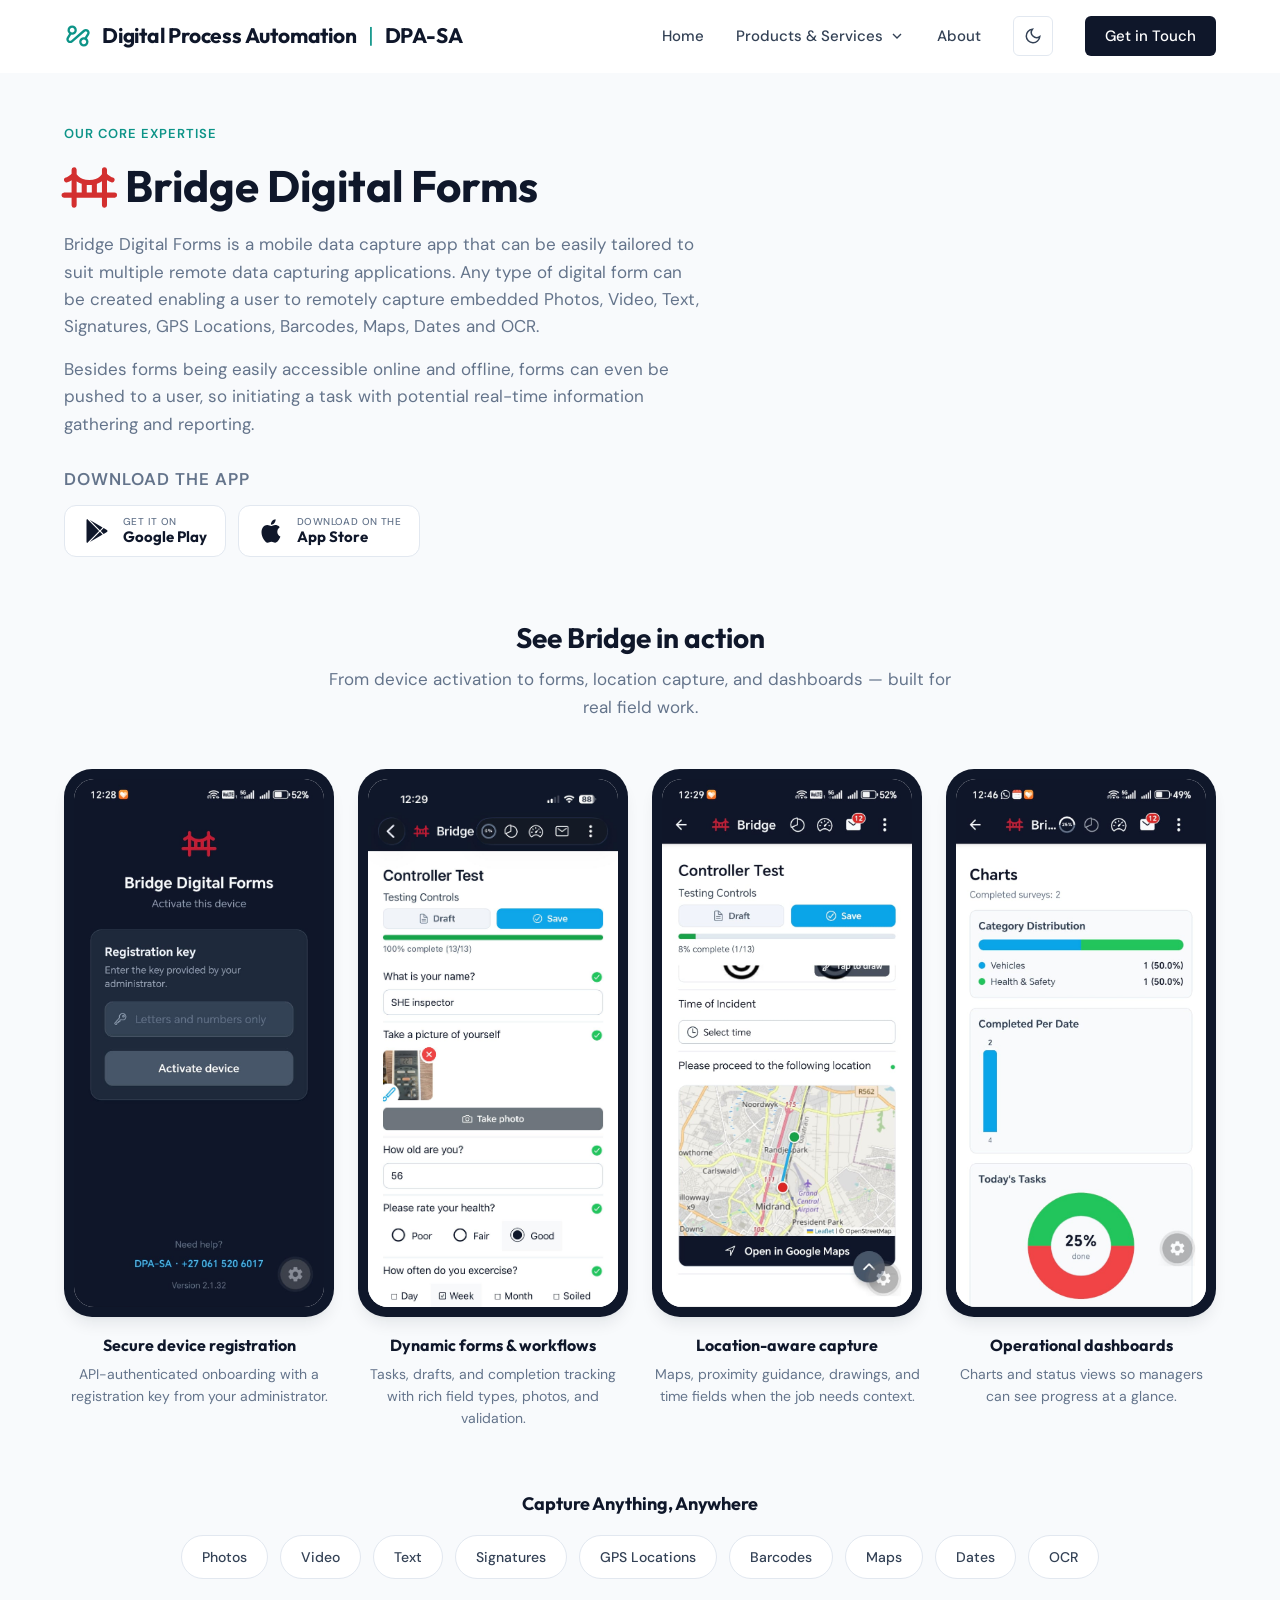
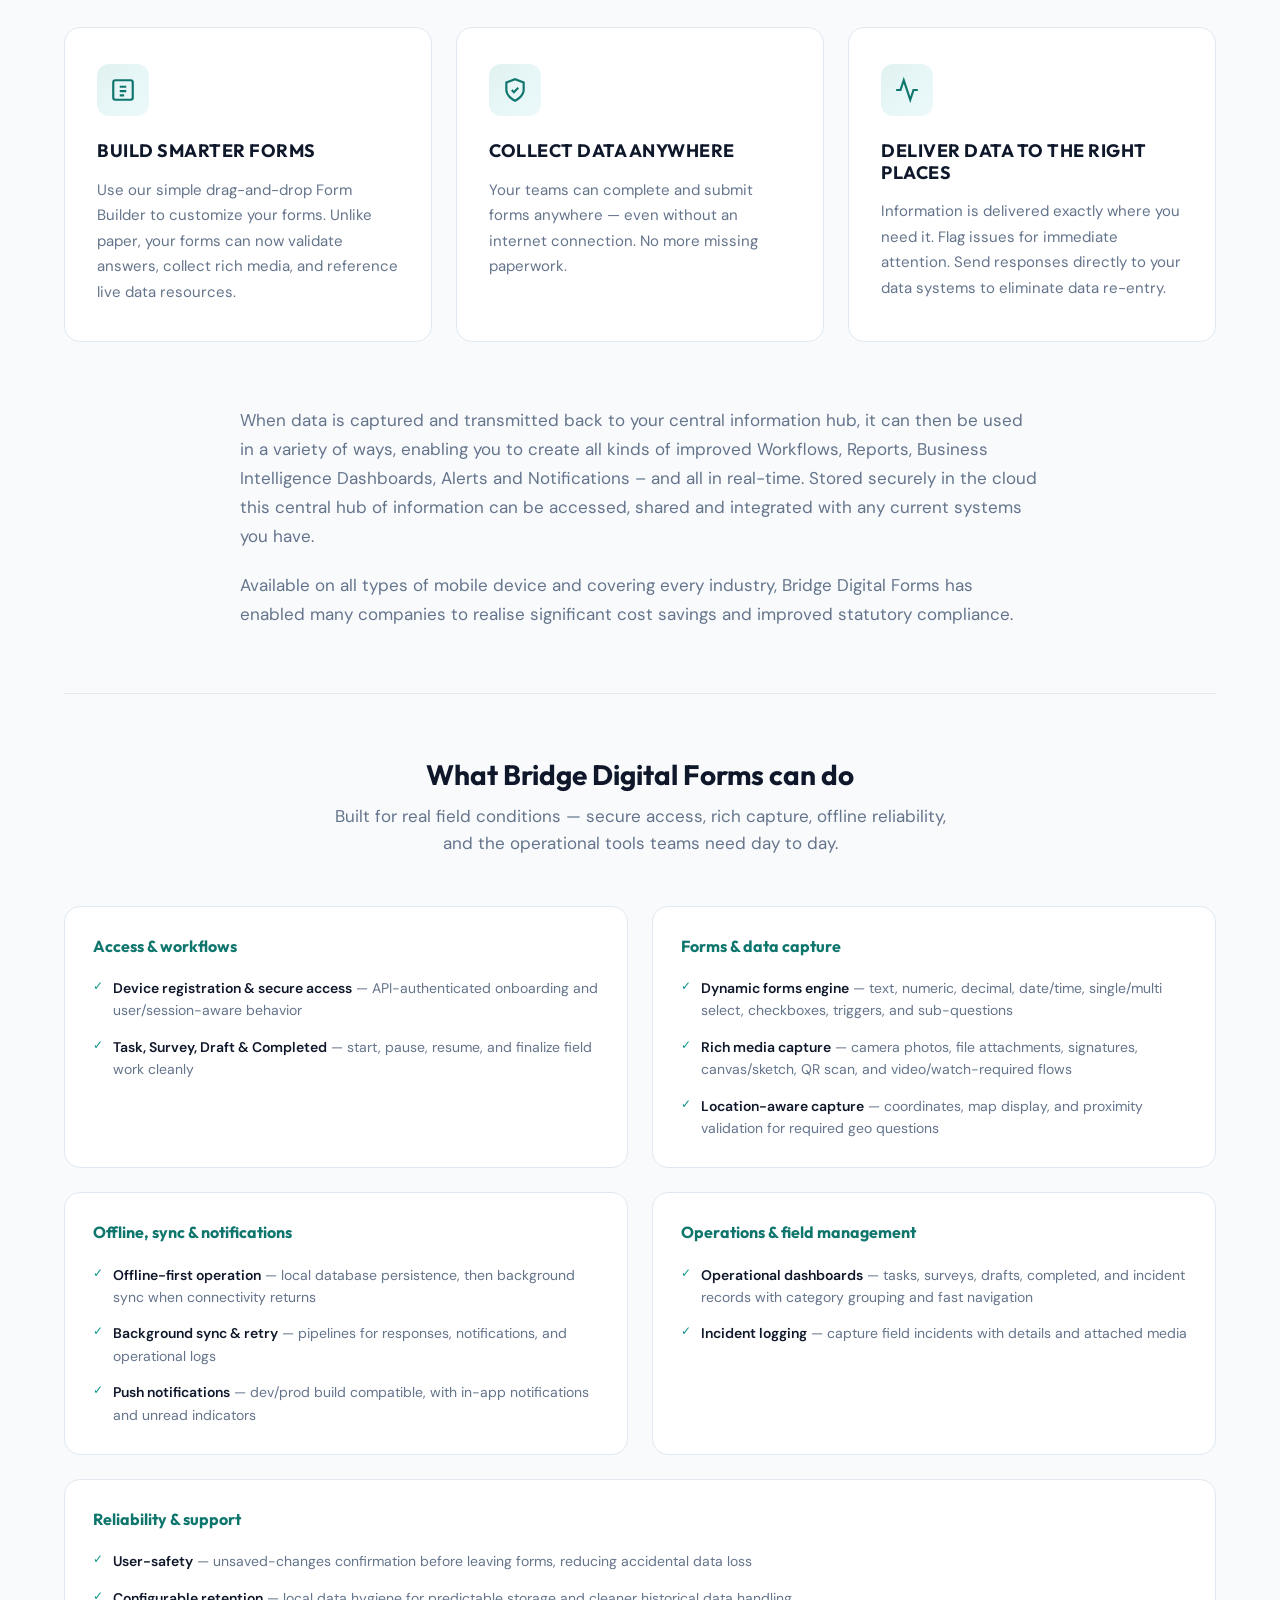
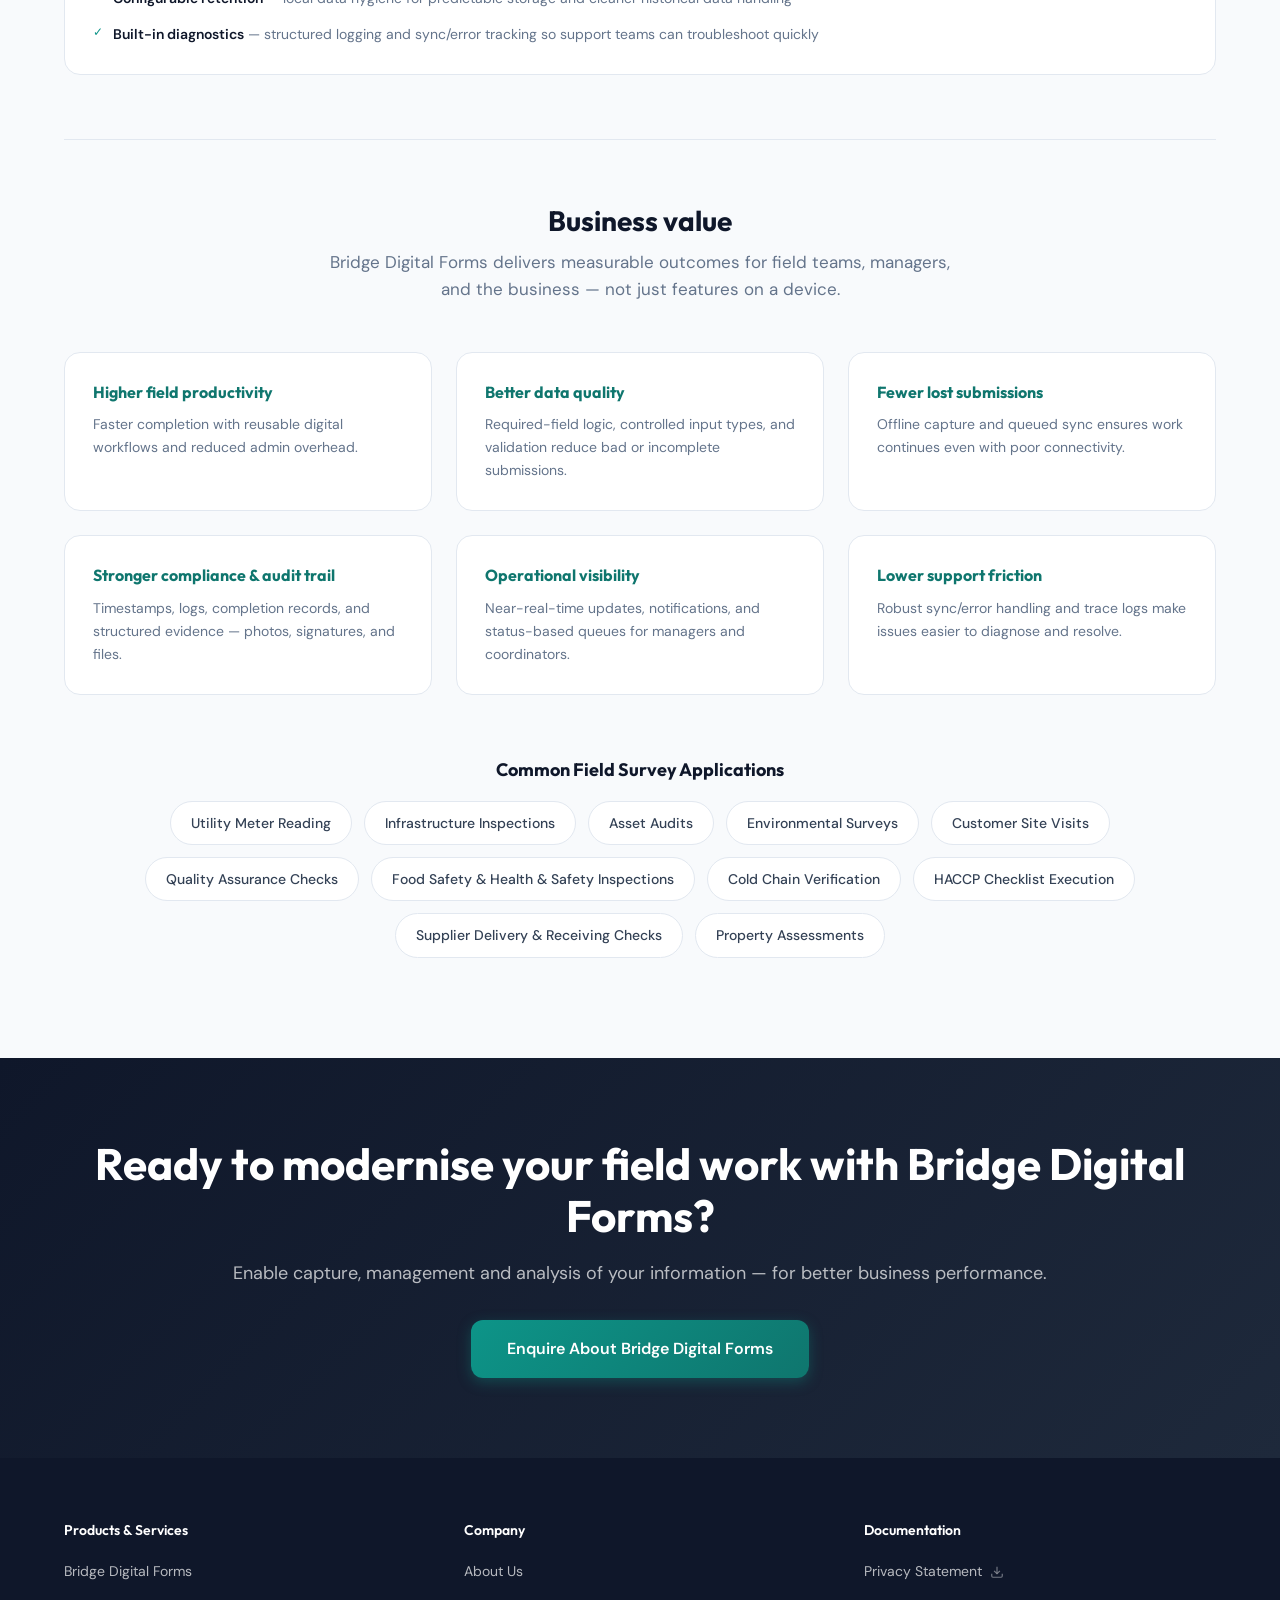
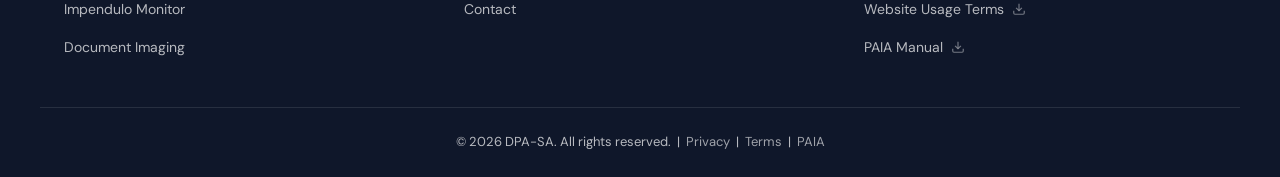
<file: bridge-digital-forms.html>
<!DOCTYPE html>
<html lang="en">
<head>
  <meta charset="UTF-8">
  <script>
    (function () {
      try {
        var theme = localStorage.getItem('dpa-theme');
        if (!theme) {
          theme = window.matchMedia('(prefers-color-scheme: dark)').matches ? 'dark' : 'light';
        }
        document.documentElement.setAttribute('data-theme', theme);
      } catch (e) {}
    })();
  </script>
  <meta name="viewport" content="width=device-width, initial-scale=1.0, viewport-fit=cover">
  <meta http-equiv="X-UA-Compatible" content="IE=edge">

  <title>Bridge Digital Forms | DPA-SA — Field Survey App</title>
  <meta name="description" content="Bridge Digital Forms — offline-first field survey and data capture app for South African organisations. Rich media, GPS, HACCP checklists, and background sync.">
  <meta name="keywords" content="Bridge Digital Forms, DPA-SA, field surveys, mobile data capture, offline forms, HACCP, cold chain, South Africa">
  <meta name="author" content="DPA-SA">
  <meta name="theme-color" content="#0f766e">
  <link rel="icon" type="image/svg+xml" href="images/dpa-logo.svg">
  <link rel="canonical" href="https://dpa-sa.co.za/bridge-digital-forms.html">

  <meta name="robots" content="index, follow">
  <meta property="og:type" content="website">
  <meta property="og:site_name" content="DPA-SA">
  <meta property="og:locale" content="en_ZA">
  <meta property="og:url" content="https://dpa-sa.co.za/bridge-digital-forms.html">
  <meta property="og:title" content="Bridge Digital Forms | DPA-SA">
  <meta property="og:description" content="Offline-first mobile app for field surveys, inspections, and rich data capture — built for real field conditions.">
  <meta property="og:image" content="https://dpa-sa.co.za/images/dpa_logo_transparent.png">

  <link rel="preconnect" href="https://fonts.googleapis.com">
  <link rel="preconnect" href="https://fonts.gstatic.com" crossorigin>
  <link href="https://fonts.googleapis.com/css2?family=DM+Sans:ital,opsz,wght@0,9..40,400;0,9..40,500;0,9..40,600;0,9..40,700;1,9..40,400&family=Outfit:wght@500;600;700;800&display=swap" rel="stylesheet">
  <link rel="stylesheet" href="styles.css">
</head>
<body>
  <header class="header" id="header">
    <nav class="nav container">
      <a href="index.html" class="logo">
        <svg class="logo-icon" xmlns="http://www.w3.org/2000/svg" viewBox="0 0 24 24" width="28" height="28" aria-hidden="true">
          <path d="M0 0h24v24H0z" fill="none"/>
          <path fill="currentColor" d="M7.4 17.25q-1.05.875-2.187.8t-1.988-.775t-1.162-1.837t.412-2.338L4.35 10q-.625-.55-.987-1.325T3 7q0-1.65 1.175-2.825T7 3t2.825 1.175T11 7T9.825 9.825T7 11q-.225 0-.45-.025t-.425-.075L4.2 14.15q-.275.45-.175.888t.425.712t.775.313t.875-.313l10.5-9.025q1.05-.875 2.2-.788t2 .788t1.15 1.838t-.425 2.337L19.65 14q.625.55.988 1.325T21 17q0 1.65-1.175 2.825T17 21t-2.825-1.175T13 17t1.175-2.825T17 13q.225 0 .438.025t.412.075l1.95-3.25q.275-.45.175-.888t-.425-.712t-.775-.312t-.875.312zm1.013-8.837Q9 7.825 9 7t-.587-1.412T7 5t-1.412.588T5 7t.588 1.413T7 9t1.413-.587m10 10Q19 17.825 19 17t-.587-1.412T17 15t-1.412.588T15 17t.588 1.413T17 19t1.413-.587M17 17"/>
        </svg>
        <span class="logo-text">Digital Process Automation <span class="logo-divider">|</span> DPA-SA</span>
      </a>
      <button class="nav-toggle" id="navToggle" aria-label="Toggle navigation">
        <span></span>
        <span></span>
        <span></span>
      </button>
      <ul class="nav-links" id="navLinks">
        <li><a href="index.html">Home</a></li>
        <li class="nav-dropdown" id="navDropdown">
          <button class="nav-dropdown-toggle" id="navDropdownToggle" aria-expanded="false" aria-haspopup="true">
            Products &amp; Services
            <svg class="nav-dropdown-chevron" viewBox="0 0 24 24" fill="none" stroke="currentColor" stroke-width="2"><path d="M6 9l6 6 6-6"/></svg>
          </button>
          <ul class="nav-dropdown-menu" id="navDropdownMenu">
            <li><a href="bridge-digital-forms.html" aria-current="page">Bridge Digital Forms</a></li>
            <li><a href="impendulo.html">Impendulo Monitor</a></li>
            <li><a href="document-imaging.html">Document Imaging</a></li>
          </ul>
        </li>
        <li><a href="about.html">About</a></li>
        <li>
          <button type="button" class="theme-toggle" id="themeToggle" aria-label="Switch to dark mode">
            <svg class="theme-icon theme-icon--moon" viewBox="0 0 24 24" fill="none" stroke="currentColor" stroke-width="2" aria-hidden="true"><path d="M21 12.79A9 9 0 1111.21 3 7 7 0 0021 12.79z"/></svg>
            <svg class="theme-icon theme-icon--sun" viewBox="0 0 24 24" fill="none" stroke="currentColor" stroke-width="2" aria-hidden="true"><circle cx="12" cy="12" r="5"/><path d="M12 1v2M12 21v2M4.22 4.22l1.42 1.42M18.36 18.36l1.42 1.42M1 12h2M21 12h2M4.22 19.78l1.42-1.42M18.36 5.64l1.42-1.42"/></svg>
          </button>
        </li>
        <li><a href="index.html#contact" class="nav-cta">Get in Touch</a></li>
      </ul>
    </nav>
  </header>

  <main>
    <section class="section section--page-top field-surveys">
      <div class="container">
        <div class="section-header">
          <span class="section-tag">Our Core Expertise</span>
          <h1 class="bridge-mobile-title">
            <svg class="bridge-mobile-logo" xmlns="http://www.w3.org/2000/svg" viewBox="2 3 20 17" aria-hidden="true">
              <path fill="currentColor" d="M18 4a1 1 0 0 1 .993.883L19 5v1.565l.116.101l.277.231q.076.063.158.126c.533.415 1.177.832 1.765 1.028a1 1 0 1 1-.632 1.898a7 7 0 0 1-1.43-.694L19 9.091V14h3a1 1 0 0 1 .117 1.993L22 16h-3v3a1 1 0 0 1-1.993.117L17 19v-3H7v3a1 1 0 0 1-1.993.117L5 19v-3H2a1 1 0 0 1-.117-1.993L2 14h3V9.09c-.496.331-1.078.657-1.684.859a1 1 0 0 1-.632-1.898c.588-.196 1.232-.613 1.765-1.028l.158-.126l.277-.231L5 6.565V5a1 1 0 0 1 1.993-.117L7 5v1.722a4.8 4.8 0 0 0 .937.997C8.71 8.338 9.993 9 12 9s3.29-.662 4.063-1.28c.393-.315.664-.626.832-.851L17 6.722V5a1 1 0 0 1 1-1m-1 5.517a7.6 7.6 0 0 1-1.666.895l-.334.121V14h2zm-4 1.436a10.5 10.5 0 0 1-1.677.026L11 10.953V14h2zM7 9.517V14h2v-3.467l-.334-.12a7.6 7.6 0 0 1-1.428-.733z"/>
            </svg>
            Bridge Digital Forms
          </h1>
          <p>
            Bridge Digital Forms is a mobile data capture app that can be easily tailored to suit multiple remote data capturing applications. Any type of digital form can be created enabling a user to remotely capture embedded Photos, Video, Text, Signatures, GPS Locations, Barcodes, Maps, Dates and OCR.
          </p>
          <p>
            Besides forms being easily accessible online and offline, forms can even be pushed to a user, so initiating a task with potential real-time information gathering and reporting.
          </p>

          <div class="app-store-links">
            <p class="app-store-links__label">Download the app</p>
            <div class="app-store-links__buttons">
              <a
                href="https://play.google.com/store/apps/details?id=coza.dpasa.surveybridge&pcampaignid=web_share"
                class="app-store-badge"
                target="_blank"
                rel="noopener noreferrer"
              >
                <svg class="app-store-badge__icon" viewBox="0 0 24 24" fill="currentColor" aria-hidden="true"><path d="M3.609 1.814L13.792 12 3.61 22.186a1.004 1.004 0 01-.61-.92V2.734a1 1 0 01.609-.92zm10.89 10.893l2.302 2.302-10.937 6.333 8.635-8.635zm3.199-3.198l2.807 1.626a1 1 0 010 1.73l-2.808 1.626L15.206 12l2.492-2.491zM5.864 2.658L16.802 8.99l-2.303 2.303-8.635-8.635z"/></svg>
                <span class="app-store-badge__text">
                  <small>Get it on</small>
                  Google Play
                </span>
              </a>
              <a
                href="https://apps.apple.com/za/app/bridge-digital-forms/id6758984493"
                class="app-store-badge"
                target="_blank"
                rel="noopener noreferrer"
              >
                <svg class="app-store-badge__icon" viewBox="0 0 24 24" fill="currentColor" aria-hidden="true"><path d="M18.71 19.5c-.83 1.24-1.71 2.45-3.05 2.47-1.34.03-1.77-.79-3.29-.79-1.53 0-2 .77-3.27.82-1.31.05-2.3-1.32-3.14-2.53C4.25 17 2.94 12.45 4.7 9.39c.87-1.52 2.43-2.48 4.12-2.51 1.28-.02 2.5.87 3.29.87.78 0 2.26-1.07 3.8-.91.65.03 2.47.26 3.64 1.98-.09.06-2.17 1.28-2.15 3.81.03 3.02 2.65 4.03 2.68 4.04-.03.07-.42 1.44-1.38 2.83M13 3.5c.73-.83 1.94-1.46 2.94-1.5.13 1.17-.34 2.35-1.04 3.19-.69.85-1.83 1.51-2.95 1.42-.15-1.15.41-2.35 1.05-3.11z"/></svg>
                <span class="app-store-badge__text">
                  <small>Download on the</small>
                  App Store
                </span>
              </a>
            </div>
          </div>
        </div>

        <div class="bridge-screens">
          <div class="product-capabilities-header">
            <h3>See Bridge in action</h3>
            <p>From device activation to forms, location capture, and dashboards — built for real field work.</p>
          </div>
          <div class="bridge-screens-grid">
            <figure class="bridge-screen">
              <div class="bridge-screen__frame">
                <img src="images/app/bridge/10.jpeg" alt="Bridge Digital Forms device activation screen" width="360" height="720" loading="lazy">
              </div>
              <figcaption>
                <strong>Secure device registration</strong>
                <span>API-authenticated onboarding with a registration key from your administrator.</span>
              </figcaption>
            </figure>
            <figure class="bridge-screen">
              <div class="bridge-screen__frame">
                <img src="images/app/bridge/15.jpeg" alt="Bridge Digital Forms completed survey with photo capture and field types" width="360" height="720" loading="lazy">
              </div>
              <figcaption>
                <strong>Dynamic forms &amp; workflows</strong>
                <span>Tasks, drafts, and completion tracking with rich field types, photos, and validation.</span>
              </figcaption>
            </figure>
            <figure class="bridge-screen">
              <div class="bridge-screen__frame">
                <img src="images/app/bridge/8.jpeg" alt="Bridge Digital Forms location map and time capture" width="360" height="720" loading="lazy">
              </div>
              <figcaption>
                <strong>Location-aware capture</strong>
                <span>Maps, proximity guidance, drawings, and time fields when the job needs context.</span>
              </figcaption>
            </figure>
            <figure class="bridge-screen">
              <div class="bridge-screen__frame">
                <img src="images/app/bridge/13.jpeg" alt="Bridge Digital Forms charts and operational dashboard" width="360" height="720" loading="lazy">
              </div>
              <figcaption>
                <strong>Operational dashboards</strong>
                <span>Charts and status views so managers can see progress at a glance.</span>
              </figcaption>
            </figure>
          </div>
        </div>

        <div class="capture-capabilities">
          <h3>Capture Anything, Anywhere</h3>
          <div class="use-case-tags">
            <span>Photos</span>
            <span>Video</span>
            <span>Text</span>
            <span>Signatures</span>
            <span>GPS Locations</span>
            <span>Barcodes</span>
            <span>Maps</span>
            <span>Dates</span>
            <span>OCR</span>
          </div>
        </div>

        <div class="survey-pillars">
          <article class="survey-pillar">
            <div class="pillar-icon">
              <svg viewBox="0 0 24 24" fill="none" stroke="currentColor" stroke-width="2"><rect x="3" y="3" width="18" height="18" rx="2"/><path d="M9 9h6M9 13h6M9 17h4"/></svg>
            </div>
            <h3>Build Smarter Forms</h3>
            <p>
              Use our simple drag-and-drop Form Builder to customize your forms. Unlike paper, your forms can now validate answers, collect rich media, and reference live data resources.
            </p>
          </article>

          <article class="survey-pillar">
            <div class="pillar-icon">
              <svg viewBox="0 0 24 24" fill="none" stroke="currentColor" stroke-width="2"><path d="M12 22s8-4 8-10V5l-8-3-8 3v7c0 6 8 10 8 10z"/><path d="M9 12l2 2 4-4"/></svg>
            </div>
            <h3>Collect Data Anywhere</h3>
            <p>
              Your teams can complete and submit forms anywhere — even without an internet connection. No more missing paperwork.
            </p>
          </article>

          <article class="survey-pillar">
            <div class="pillar-icon">
              <svg viewBox="0 0 24 24" fill="none" stroke="currentColor" stroke-width="2"><path d="M22 12h-4l-3 9L9 3l-3 9H2"/></svg>
            </div>
            <h3>Deliver Data to the Right Places</h3>
            <p>
              Information is delivered exactly where you need it. Flag issues for immediate attention. Send responses directly to your data systems to eliminate data re-entry.
            </p>
          </article>
        </div>

        <div class="field-survey-body">
          <p>
            When data is captured and transmitted back to your central information hub, it can then be used in a variety of ways, enabling you to create all kinds of improved Workflows, Reports, Business Intelligence Dashboards, Alerts and Notifications – and all in real-time. Stored securely in the cloud this central hub of information can be accessed, shared and integrated with any current systems you have.
          </p>
          <p>
            Available on all types of mobile device and covering every industry, Bridge Digital Forms has enabled many companies to realise significant cost savings and improved statutory compliance.
          </p>
        </div>

        <div class="product-capabilities">
          <div class="product-capabilities-header">
            <h3>What Bridge Digital Forms can do</h3>
            <p>Built for real field conditions — secure access, rich capture, offline reliability, and the operational tools teams need day to day.</p>
          </div>

          <div class="capability-categories">
            <article class="capability-category">
              <h4>Access &amp; workflows</h4>
              <ul class="capability-list">
                <li><strong>Device registration &amp; secure access</strong> — API-authenticated onboarding and user/session-aware behavior</li>
                <li><strong>Task, Survey, Draft &amp; Completed</strong> — start, pause, resume, and finalize field work cleanly</li>
              </ul>
            </article>

            <article class="capability-category">
              <h4>Forms &amp; data capture</h4>
              <ul class="capability-list">
                <li><strong>Dynamic forms engine</strong> — text, numeric, decimal, date/time, single/multi select, checkboxes, triggers, and sub-questions</li>
                <li><strong>Rich media capture</strong> — camera photos, file attachments, signatures, canvas/sketch, QR scan, and video/watch-required flows</li>
                <li><strong>Location-aware capture</strong> — coordinates, map display, and proximity validation for required geo questions</li>
              </ul>
            </article>

            <article class="capability-category">
              <h4>Offline, sync &amp; notifications</h4>
              <ul class="capability-list">
                <li><strong>Offline-first operation</strong> — local database persistence, then background sync when connectivity returns</li>
                <li><strong>Background sync &amp; retry</strong> — pipelines for responses, notifications, and operational logs</li>
                <li><strong>Push notifications</strong> — dev/prod build compatible, with in-app notifications and unread indicators</li>
              </ul>
            </article>

            <article class="capability-category">
              <h4>Operations &amp; field management</h4>
              <ul class="capability-list">
                <li><strong>Operational dashboards</strong> — tasks, surveys, drafts, completed, and incident records with category grouping and fast navigation</li>
                <li><strong>Incident logging</strong> — capture field incidents with details and attached media</li>
              </ul>
            </article>

            <article class="capability-category capability-category--wide">
              <h4>Reliability &amp; support</h4>
              <ul class="capability-list">
                <li><strong>User-safety</strong> — unsaved-changes confirmation before leaving forms, reducing accidental data loss</li>
                <li><strong>Configurable retention</strong> — local data hygiene for predictable storage and cleaner historical data handling</li>
                <li><strong>Built-in diagnostics</strong> — structured logging and sync/error tracking so support teams can troubleshoot quickly</li>
              </ul>
            </article>
          </div>
        </div>

        <div class="business-value">
          <div class="product-capabilities-header">
            <h3>Business value</h3>
            <p>Bridge Digital Forms delivers measurable outcomes for field teams, managers, and the business — not just features on a device.</p>
          </div>

          <div class="business-value-grid">
            <article class="business-value-item">
              <strong>Higher field productivity</strong>
              <p>Faster completion with reusable digital workflows and reduced admin overhead.</p>
            </article>
            <article class="business-value-item">
              <strong>Better data quality</strong>
              <p>Required-field logic, controlled input types, and validation reduce bad or incomplete submissions.</p>
            </article>
            <article class="business-value-item">
              <strong>Fewer lost submissions</strong>
              <p>Offline capture and queued sync ensures work continues even with poor connectivity.</p>
            </article>
            <article class="business-value-item">
              <strong>Stronger compliance &amp; audit trail</strong>
              <p>Timestamps, logs, completion records, and structured evidence — photos, signatures, and files.</p>
            </article>
            <article class="business-value-item">
              <strong>Operational visibility</strong>
              <p>Near-real-time updates, notifications, and status-based queues for managers and coordinators.</p>
            </article>
            <article class="business-value-item">
              <strong>Lower support friction</strong>
              <p>Robust sync/error handling and trace logs make issues easier to diagnose and resolve.</p>
            </article>
          </div>
        </div>

        <div class="use-cases">
          <h3>Common Field Survey Applications</h3>
          <div class="use-case-tags">
            <span>Utility Meter Reading</span>
            <span>Infrastructure Inspections</span>
            <span>Asset Audits</span>
            <span>Environmental Surveys</span>
            <span>Customer Site Visits</span>
            <span>Quality Assurance Checks</span>
            <span>Food Safety &amp; Health &amp; Safety Inspections</span>
            <span>Cold Chain Verification</span>
            <span>HACCP Checklist Execution</span>
            <span>Supplier Delivery &amp; Receiving Checks</span>
            <span>Property Assessments</span>
          </div>
        </div>
      </div>
    </section>

    <section class="cta-banner">
      <div class="container cta-content">
        <h2>Ready to modernise your field work with Bridge Digital Forms?</h2>
        <p>Enable capture, management and analysis of your information — for better business performance.</p>
        <a href="index.html#contact" class="btn btn-primary btn-lg">Enquire About Bridge Digital Forms</a>
      </div>
    </section>
  </main>

  <footer class="footer">
    <div class="container footer-content">
      <div class="footer-col">
        <h4>Products &amp; Services</h4>
        <ul>
          <li><a href="bridge-digital-forms.html">Bridge Digital Forms</a></li>
          <li><a href="impendulo.html">Impendulo Monitor</a></li>
          <li><a href="document-imaging.html">Document Imaging</a></li>
        </ul>
      </div>
      <div class="footer-col">
        <h4>Company</h4>
        <ul>
          <li><a href="about.html">About Us</a></li>
          <li><a href="index.html#contact">Contact</a></li>
        </ul>
      </div>
      <div class="footer-col">
        <h4>Documentation</h4>
        <ul>
          <li><a href="documentation/DPA-Privacy-Statement.pdf" target="_blank" rel="noopener noreferrer" class="doc-link">Privacy Statement <svg viewBox="0 0 24 24" fill="none" stroke="currentColor" stroke-width="2" aria-hidden="true"><path d="M21 15v4a2 2 0 01-2 2H5a2 2 0 01-2-2v-4"/><polyline points="7 10 12 15 17 10"/><line x1="12" y1="15" x2="12" y2="3"/></svg></a></li>
          <li><a href="documentation/DPA-Website-Usage-Terms.pdf" target="_blank" rel="noopener noreferrer" class="doc-link">Website Usage Terms <svg viewBox="0 0 24 24" fill="none" stroke="currentColor" stroke-width="2" aria-hidden="true"><path d="M21 15v4a2 2 0 01-2 2H5a2 2 0 01-2-2v-4"/><polyline points="7 10 12 15 17 10"/><line x1="12" y1="15" x2="12" y2="3"/></svg></a></li>
          <li><a href="documentation/DPA-PAIA-manual.pdf" target="_blank" rel="noopener noreferrer" class="doc-link">PAIA Manual <svg viewBox="0 0 24 24" fill="none" stroke="currentColor" stroke-width="2" aria-hidden="true"><path d="M21 15v4a2 2 0 01-2 2H5a2 2 0 01-2-2v-4"/><polyline points="7 10 12 15 17 10"/><line x1="12" y1="15" x2="12" y2="3"/></svg></a></li>
        </ul>
      </div>
    </div>
    <div class="footer-bottom container">
      <p>&copy; 2026 DPA-SA. All rights reserved. &nbsp;|&nbsp;
        <a href="documentation/DPA-Privacy-Statement.pdf" target="_blank" rel="noopener noreferrer">Privacy</a> &nbsp;|&nbsp;
        <a href="documentation/DPA-Website-Usage-Terms.pdf" target="_blank" rel="noopener noreferrer">Terms</a> &nbsp;|&nbsp;
        <a href="documentation/DPA-PAIA-manual.pdf" target="_blank" rel="noopener noreferrer">PAIA</a>
      </p>
    </div>
  </footer>

  <button class="scroll-top" id="scrollTop" aria-label="Scroll to top" title="Back to top">
    <svg viewBox="0 0 24 24" fill="none" stroke="currentColor" stroke-width="2.5" aria-hidden="true"><path d="M18 15l-6-6-6 6"/></svg>
  </button>

  <script src="script.js"></script>
</body>
</html>
</file>
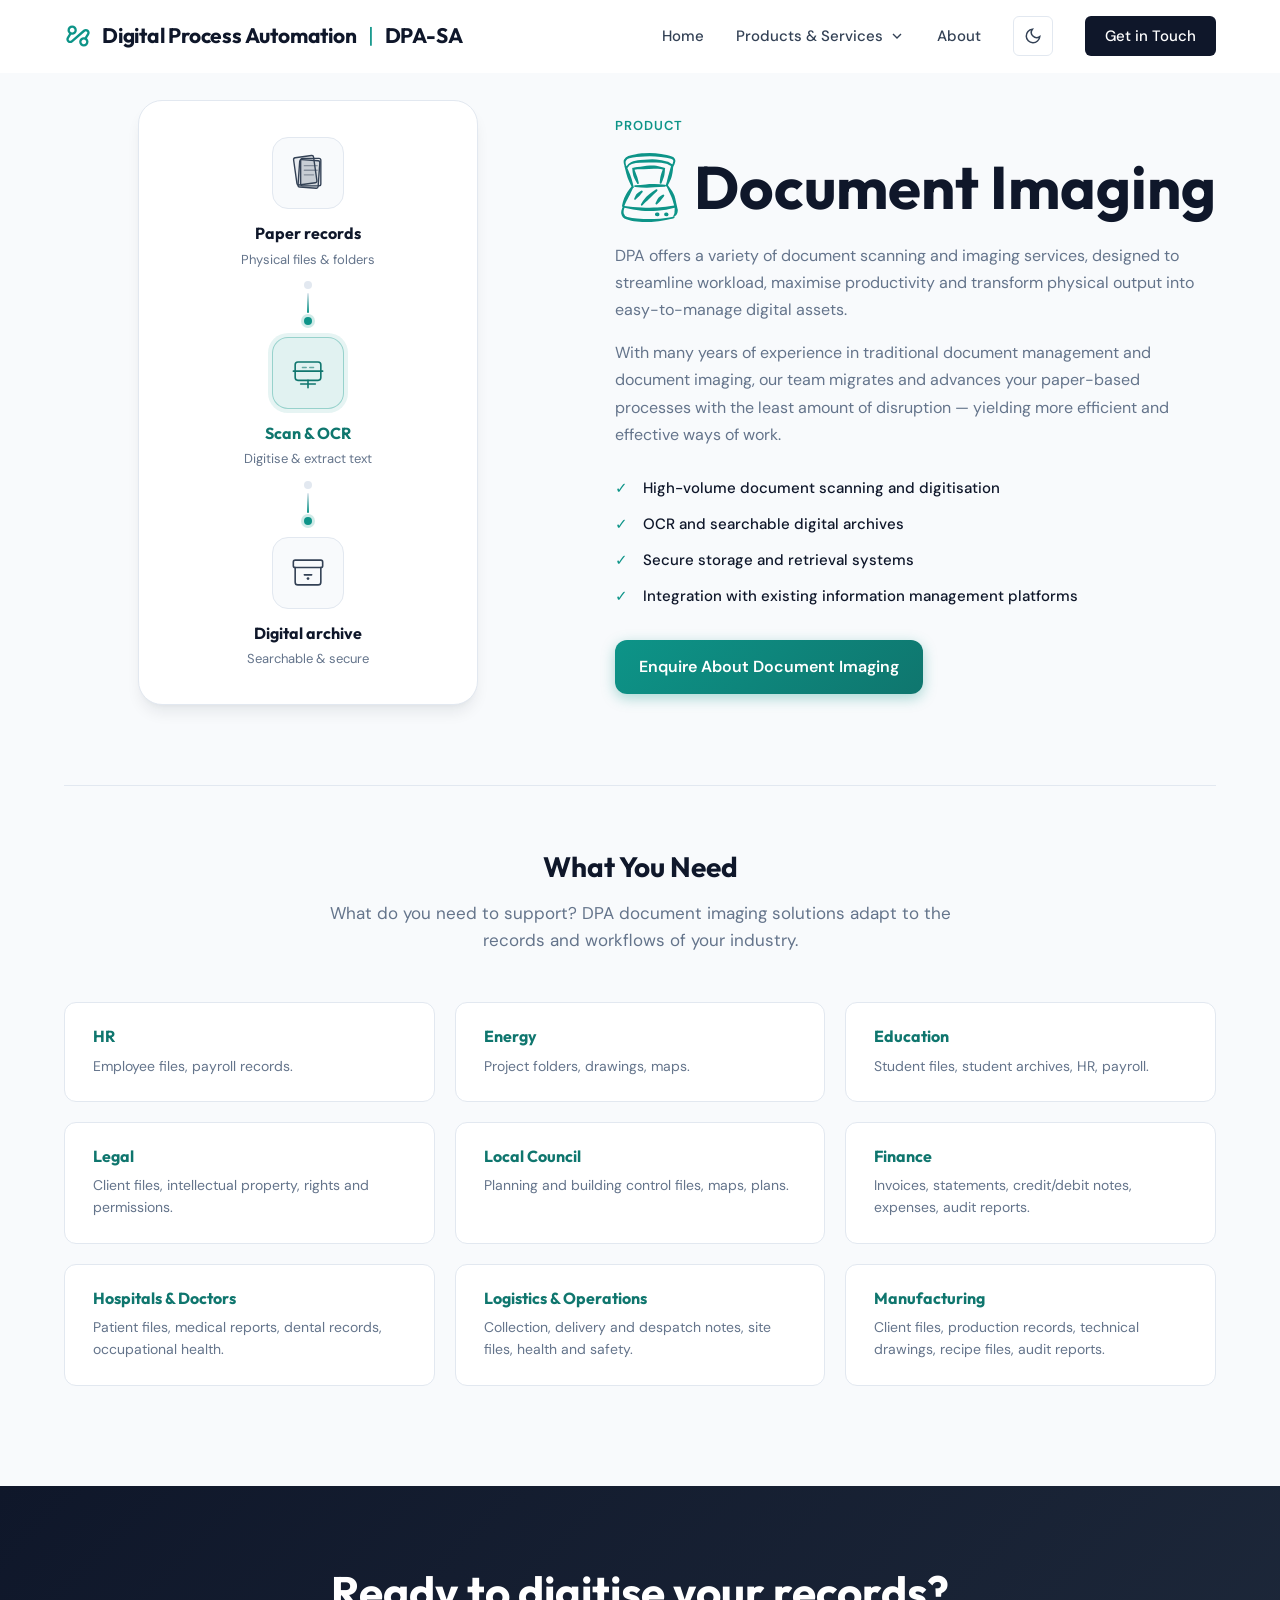
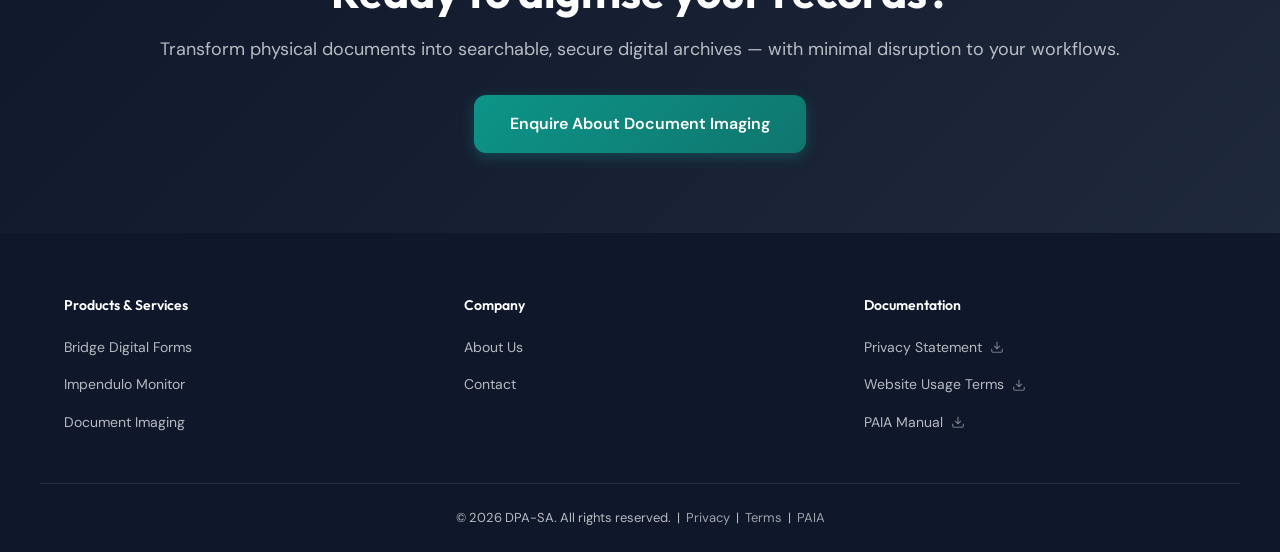
<file: document-imaging.html>
<!DOCTYPE html>
<html lang="en">
<head>
  <meta charset="UTF-8">
  <script>
    (function () {
      try {
        var theme = localStorage.getItem('dpa-theme');
        if (!theme) {
          theme = window.matchMedia('(prefers-color-scheme: dark)').matches ? 'dark' : 'light';
        }
        document.documentElement.setAttribute('data-theme', theme);
      } catch (e) {}
    })();
  </script>
  <meta name="viewport" content="width=device-width, initial-scale=1.0, viewport-fit=cover">
  <meta http-equiv="X-UA-Compatible" content="IE=edge">

  <title>Document Imaging | DPA-SA — Scanning & Digitisation</title>
  <meta name="description" content="DPA-SA document imaging and scanning services — high-volume digitisation, OCR, and searchable archives for HR, legal, finance, healthcare, and more.">
  <meta name="keywords" content="DPA-SA, document imaging, document scanning, OCR, digitisation, records management, South Africa">
  <meta name="author" content="DPA-SA">
  <meta name="theme-color" content="#0f766e">
  <link rel="icon" type="image/svg+xml" href="images/dpa-logo.svg">
  <link rel="canonical" href="https://dpa-sa.co.za/document-imaging.html">

  <meta name="robots" content="index, follow">
  <meta property="og:type" content="website">
  <meta property="og:site_name" content="DPA-SA">
  <meta property="og:locale" content="en_ZA">
  <meta property="og:url" content="https://dpa-sa.co.za/document-imaging.html">
  <meta property="og:title" content="Document Imaging | DPA-SA">
  <meta property="og:description" content="Transform physical records into searchable digital archives — scanning, OCR, and secure storage across industries.">
  <meta property="og:image" content="https://dpa-sa.co.za/images/dpa_logo_transparent.png">

  <link rel="preconnect" href="https://fonts.googleapis.com">
  <link rel="preconnect" href="https://fonts.gstatic.com" crossorigin>
  <link href="https://fonts.googleapis.com/css2?family=DM+Sans:ital,opsz,wght@0,9..40,400;0,9..40,500;0,9..40,600;0,9..40,700;1,9..40,400&family=Outfit:wght@500;600;700;800&display=swap" rel="stylesheet">
  <link rel="stylesheet" href="styles.css">
</head>
<body>
  <header class="header" id="header">
    <nav class="nav container">
      <a href="index.html" class="logo">
        <svg class="logo-icon" xmlns="http://www.w3.org/2000/svg" viewBox="0 0 24 24" width="28" height="28" aria-hidden="true">
          <path d="M0 0h24v24H0z" fill="none"/>
          <path fill="currentColor" d="M7.4 17.25q-1.05.875-2.187.8t-1.988-.775t-1.162-1.837t.412-2.338L4.35 10q-.625-.55-.987-1.325T3 7q0-1.65 1.175-2.825T7 3t2.825 1.175T11 7T9.825 9.825T7 11q-.225 0-.45-.025t-.425-.075L4.2 14.15q-.275.45-.175.888t.425.712t.775.313t.875-.313l10.5-9.025q1.05-.875 2.2-.788t2 .788t1.15 1.838t-.425 2.337L19.65 14q.625.55.988 1.325T21 17q0 1.65-1.175 2.825T17 21t-2.825-1.175T13 17t1.175-2.825T17 13q.225 0 .438.025t.412.075l1.95-3.25q.275-.45.175-.888t-.425-.712t-.775-.312t-.875.312zm1.013-8.837Q9 7.825 9 7t-.587-1.412T7 5t-1.412.588T5 7t.588 1.413T7 9t1.413-.587m10 10Q19 17.825 19 17t-.587-1.412T17 15t-1.412.588T15 17t.588 1.413T17 19t1.413-.587M17 17"/>
        </svg>
        <span class="logo-text">Digital Process Automation <span class="logo-divider">|</span> DPA-SA</span>
      </a>
      <button class="nav-toggle" id="navToggle" aria-label="Toggle navigation">
        <span></span>
        <span></span>
        <span></span>
      </button>
      <ul class="nav-links" id="navLinks">
        <li><a href="index.html">Home</a></li>
        <li class="nav-dropdown" id="navDropdown">
          <button class="nav-dropdown-toggle" id="navDropdownToggle" aria-expanded="false" aria-haspopup="true">
            Products &amp; Services
            <svg class="nav-dropdown-chevron" viewBox="0 0 24 24" fill="none" stroke="currentColor" stroke-width="2"><path d="M6 9l6 6 6-6"/></svg>
          </button>
          <ul class="nav-dropdown-menu" id="navDropdownMenu">
            <li><a href="bridge-digital-forms.html">Bridge Digital Forms</a></li>
            <li><a href="impendulo.html">Impendulo Monitor</a></li>
            <li><a href="document-imaging.html" aria-current="page">Document Imaging</a></li>
          </ul>
        </li>
        <li><a href="about.html">About</a></li>
        <li>
          <button type="button" class="theme-toggle" id="themeToggle" aria-label="Switch to dark mode">
            <svg class="theme-icon theme-icon--moon" viewBox="0 0 24 24" fill="none" stroke="currentColor" stroke-width="2" aria-hidden="true"><path d="M21 12.79A9 9 0 1111.21 3 7 7 0 0021 12.79z"/></svg>
            <svg class="theme-icon theme-icon--sun" viewBox="0 0 24 24" fill="none" stroke="currentColor" stroke-width="2" aria-hidden="true"><circle cx="12" cy="12" r="5"/><path d="M12 1v2M12 21v2M4.22 4.22l1.42 1.42M18.36 18.36l1.42 1.42M1 12h2M21 12h2M4.22 19.78l1.42-1.42M18.36 5.64l1.42-1.42"/></svg>
          </button>
        </li>
        <li><a href="index.html#contact" class="nav-cta">Get in Touch</a></li>
      </ul>
    </nav>
  </header>

  <main>
    <section class="section section--page-top product-section product-section--alt">
      <div class="container">
        <div class="product-grid product-grid--reverse">
          <div class="product-content">
            <span class="section-tag">Product</span>
            <h1 class="document-imaging-title">
              <svg class="document-imaging-logo" xmlns="http://www.w3.org/2000/svg" viewBox="0 0 24 24" aria-hidden="true">
                <path d="M0 0h24v24H0z" fill="none"/>
                <g fill="currentColor" fill-rule="evenodd" clip-rule="evenodd">
                  <path d="M17.805 20.708a.684.684 0 0 0-.713.713c0 .332.322.583.794.603a.764.764 0 0 0 .753-.653a.774.774 0 0 0-.834-.663m-3.185 0a.674.674 0 0 0-.713.714c0 .331.321.582.783.602a.674.674 0 1 0-.07-1.316m-7.868-4.492a.32.32 0 0 0 .442-.08c.312-.311.694-.563 1.005-.894c.18-.181.352-.392.523-.583q.362-.478.773-.914a.36.36 0 0 0 .1-.493a.353.353 0 0 0-.492-.09q-.567.284-1.075.663a3.5 3.5 0 0 0-.402.372a2 2 0 0 0-.351.432q-.333.552-.563 1.155a.31.31 0 0 0 .04.432m2.382 2.03a.32.32 0 0 0 .432-.08q.474-.53 1.004-1.005c.272-.261.553-.492.834-.754c.282-.261.543-.502.794-.773c.814-.804 1.608-1.628 2.432-2.362a.35.35 0 0 0 .145-.38a.353.353 0 0 0-.453-.245a.4.4 0 0 0-.124.073c-.693.452-1.407.914-2.08 1.447a11 11 0 0 0-.824.713q-.408.376-.764.804a13 13 0 0 0-1.497 2.13a.31.31 0 0 0 .1.432m4.985-.814a.311.311 0 0 0 .502.362c.352-.342.744-.653 1.085-1.005c.181-.21.342-.442.513-.673q.344-.54.784-1.005a.36.36 0 0 0 .08-.492a.354.354 0 0 0-.492-.08a5.7 5.7 0 0 0-1.176.783q-.226.198-.412.432q-.18.224-.322.472c-.23.392-.371.834-.562 1.206"/>
                  <path d="M21.835 19.693c-.08-.372-.724-3.065-.874-3.848a9 9 0 0 0-.272-1.005a13 13 0 0 0-.784-1.578c-.462-.723-1.004-1.386-1.507-2.08q.581-.966 1.005-2.01q.212-.568.362-1.155q.15-.552.24-1.115c.121-.674.172-1.347.232-2.01c.374-.617.63-1.299.754-2.01a1.47 1.47 0 0 0-.161-.814a1.87 1.87 0 0 0-.814-.723a8 8 0 0 0-2.01-.653a29 29 0 0 0-3.949-.623a29.5 29.5 0 0 0-4.02 0c-.451 0-.913.07-1.376.13S7.757.33 7.305.41c-.916.125-1.815.347-2.683.663A2.68 2.68 0 0 0 3.125 2.38a1.7 1.7 0 0 0-.121.613q0 .429.11.844q.066.263.171.512v.06a.4.4 0 0 0 0 .222c.242.884.443 1.768.694 2.652c.11.372.22.744.341 1.116s.272.743.422 1.095c.312.744.684 1.447 1.005 2.17c-.502.654-1.005 1.307-1.487 2.01a10 10 0 0 0-.573 1.005q-.267.49-.482 1.005a14.4 14.4 0 0 0-.744 2.602a.35.35 0 0 0 .06.282a.31.31 0 0 0 .121.271c0 .13-.11.261-.16.402a5 5 0 0 0-.242.794a2.6 2.6 0 0 0-.07.492q-.03.256 0 .513a2.59 2.59 0 0 0 1.728 2.01c1.158.434 2.374.695 3.608.773c1.703.154 3.415.207 5.124.16a31 31 0 0 0 5.105-.642c.543-.11 1.085-.211 1.628-.342a10 10 0 0 0 1.095-.321a.343.343 0 0 0 .221-.443s-.06-.07-.09-.1a.37.37 0 0 0 .22-.1c.401-.305.708-.716.885-1.186c.071-.204.112-.418.12-.633q.05-.26.02-.523M3.808 2.691a1.94 1.94 0 0 1 1.206-.834a12 12 0 0 1 2.522-.442l2.653-.221a32 32 0 0 1 3.828 0c1.283.064 2.562.205 3.828.422a9.7 9.7 0 0 1 1.608.382c.286.075.542.237.734.462c.08.162.105.345.07.523q-.09.47-.271.914h-.07a15 15 0 0 0-1.005-.633q-.408-.164-.834-.271a15 15 0 0 0-3.708-.744a24 24 0 0 0-2.804 0c-.944 0-1.879.13-2.773.211c-1.121.08-2.223.334-3.266.754A3.17 3.17 0 0 0 4.02 4.62a2 2 0 0 1-.17-.402a2 2 0 0 1-.111-.422a2.6 2.6 0 0 1-.06-.573c0-.186.044-.368.13-.533m-.06 14.49c.22-.432.462-.854.693-1.286s.462-.864.683-1.296c.402-.804.764-1.618 1.146-2.412h.08a.3.3 0 0 0 .171-.402c-.251-.884-.452-1.758-.703-2.633c-.11-.371-.232-.743-.362-1.105s-.271-.734-.442-1.095a65 65 0 0 0-.734-1.749a.28.28 0 0 0 .181-.2a2.33 2.33 0 0 1 1.407-1.166a9.7 9.7 0 0 1 3.014-.412l2.744-.1c.894 0 1.788-.051 2.693 0c1.182.015 2.359.167 3.506.451q.339.095.654.252c.341.16.663.351 1.004.532c-.24 1.005-.542 2.01-.834 3.015c-.11.372-.21.743-.311 1.115c-.1.372-.17.754-.271 1.126c-.1.371-.282.914-.453 1.366a.31.31 0 0 0-.24-.15a31 31 0 0 0-4.201-.212c-.824 0-1.658.06-2.492.121c-1.236.1-2.462.271-3.698.301a.313.313 0 0 0-.321.302a.3.3 0 0 0 .301.321q2.089.227 4.19.211c.824 0 1.648-.08 2.482-.14c1.236-.09 2.462-.211 3.698-.201a.35.35 0 0 0 .322-.221q.04.083.12.13a.28.28 0 0 0 .181 0l1.638 3.567q.252.592.442 1.206c.191.613.352 1.236.553 1.86a41 41 0 0 1-5.868.683c-.905 0-1.81.05-2.724.05s-1.808 0-2.713-.06a52 52 0 0 1-6.029-.553c.14-.412.302-.814.493-1.216m16.941 3.236q.015.195 0 .392a1.94 1.94 0 0 1-.291.834a.35.35 0 0 0 0 .472h-.07a9 9 0 0 1-1.005.251l-1.628.241q-2 .285-4.02.342a50 50 0 0 1-6.029-.181a11.7 11.7 0 0 1-3.346-.492a1.8 1.8 0 0 1-1.296-1.287a2.4 2.4 0 0 1 0-.371a3 3 0 0 1 0-.402c0-.242.1-.473.16-.704c.061-.23.101-.291.152-.432a43 43 0 0 0 5.908 1.005c.925.08 1.859.12 2.783.11c.925-.01 1.87 0 2.794-.12A36 36 0 0 0 20.74 19v.794c0 .27-.03.422-.05.623"/>
                  <path d="M7.697 10.61a.29.29 0 0 0 .392.17a.31.31 0 0 0 .18-.402c-.18-.683-.311-1.366-.522-2.01c-.12-.391-.281-.773-.432-1.155s-.362-.924-.523-1.397a8 8 0 0 1 1.005-.15h2.2l3.568-.211q.685-.015 1.367.06c.572.06 1.135.16 1.698.251c-.161.432-.332.844-.483 1.276c-.08.231-.15.462-.21.704c-.061.24-.111.482-.161.723c-.1.583-.161 1.166-.221 1.749a.353.353 0 0 0 .258.453a.35.35 0 0 0 .425-.303c.2-.562.442-1.095.633-1.658a9 9 0 0 0 .321-1.145q.154-.923.171-1.86a.34.34 0 0 0 .09-.14a.35.35 0 0 0-.26-.412a38 38 0 0 0-2.11-.553q-.732-.161-1.478-.23a11 11 0 0 0-1.507 0c-.734 0-1.467.15-2.18.21s-1.488.181-2.221.332c-1.678.241-1.779.352-1.678.643a12 12 0 0 0 .26 1.9c.071.26.131.522.222.783l.301.744c.221.562.583 1.045.895 1.627"/>
                </g>
              </svg>
              Document Imaging
            </h1>
            <p>
              DPA offers a variety of document scanning and imaging services, designed to streamline workload, maximise productivity and transform physical output into easy-to-manage digital assets.
            </p>
            <p>
              With many years of experience in traditional document management and document imaging, our team migrates and advances your paper-based processes with the least amount of disruption — yielding more efficient and effective ways of work.
            </p>
            <ul class="product-features-list">
              <li>High-volume document scanning and digitisation</li>
              <li>OCR and searchable digital archives</li>
              <li>Secure storage and retrieval systems</li>
              <li>Integration with existing information management platforms</li>
            </ul>
            <a href="index.html#contact" class="btn btn-primary">Enquire About Document Imaging</a>
          </div>
          <div class="product-visual product-visual--docs">
            <div class="docs-flow" aria-label="Document imaging transformation flow">
              <div class="docs-flow__step">
                <div class="docs-flow__icon docs-flow__icon--paper" aria-hidden="true">
                  <svg viewBox="0 0 48 48" fill="none">
                    <rect x="10" y="6" width="22" height="30" rx="2" fill="currentColor" fill-opacity="0.08" stroke="currentColor" stroke-width="1.5" transform="rotate(-8 21 21)"/>
                    <rect x="14" y="10" width="22" height="30" rx="2" fill="currentColor" fill-opacity="0.12" stroke="currentColor" stroke-width="1.5" transform="rotate(4 25 25)"/>
                    <rect x="16" y="8" width="22" height="30" rx="2" fill="currentColor" fill-opacity="0.06" stroke="currentColor" stroke-width="1.5"/>
                    <path d="M20 16h14M20 21h14M20 26h10" stroke="currentColor" stroke-width="1.5" stroke-linecap="round" opacity="0.45"/>
                  </svg>
                </div>
                <strong>Paper records</strong>
                <span>Physical files &amp; folders</span>
              </div>

              <div class="docs-flow__connector" aria-hidden="true">
                <span class="docs-flow__dot"></span>
                <span class="docs-flow__line"></span>
                <span class="docs-flow__dot docs-flow__dot--active"></span>
              </div>

              <div class="docs-flow__step docs-flow__step--active">
                <div class="docs-flow__icon docs-flow__icon--scan" aria-hidden="true">
                  <svg viewBox="0 0 48 48" fill="none" stroke="currentColor" stroke-width="1.75" stroke-linecap="round" stroke-linejoin="round">
                    <rect x="10" y="12" width="28" height="20" rx="3"/>
                    <path d="M8 22h32"/>
                    <path d="M16 36h16"/>
                    <path d="M24 32v8"/>
                    <path d="M18 18h4M26 18h4" opacity="0.6"/>
                  </svg>
                </div>
                <strong>Scan &amp; OCR</strong>
                <span>Digitise &amp; extract text</span>
              </div>

              <div class="docs-flow__connector" aria-hidden="true">
                <span class="docs-flow__dot"></span>
                <span class="docs-flow__line"></span>
                <span class="docs-flow__dot docs-flow__dot--active"></span>
              </div>

              <div class="docs-flow__step">
                <div class="docs-flow__icon docs-flow__icon--archive" aria-hidden="true">
                  <svg viewBox="0 0 48 48" fill="none" stroke="currentColor" stroke-width="1.75" stroke-linecap="round" stroke-linejoin="round">
                    <rect x="8" y="10" width="32" height="8" rx="2"/>
                    <path d="M10 18v16a3 3 0 003 3h22a3 3 0 003-3V18"/>
                    <path d="M20 26h8"/>
                    <circle cx="24" cy="30" r="1.5" fill="currentColor" stroke="none"/>
                  </svg>
                </div>
                <strong>Digital archive</strong>
                <span>Searchable &amp; secure</span>
              </div>
            </div>
          </div>
        </div>

        <div class="imaging-industries">
          <div class="imaging-industries-header">
            <h3>What You Need</h3>
            <p>What do you need to support? DPA document imaging solutions adapt to the records and workflows of your industry.</p>
          </div>
          <div class="industry-grid">
            <article class="industry-card">
              <h4>HR</h4>
              <p>Employee files, payroll records.</p>
            </article>
            <article class="industry-card">
              <h4>Energy</h4>
              <p>Project folders, drawings, maps.</p>
            </article>
            <article class="industry-card">
              <h4>Education</h4>
              <p>Student files, student archives, HR, payroll.</p>
            </article>
            <article class="industry-card">
              <h4>Legal</h4>
              <p>Client files, intellectual property, rights and permissions.</p>
            </article>
            <article class="industry-card">
              <h4>Local Council</h4>
              <p>Planning and building control files, maps, plans.</p>
            </article>
            <article class="industry-card">
              <h4>Finance</h4>
              <p>Invoices, statements, credit/debit notes, expenses, audit reports.</p>
            </article>
            <article class="industry-card">
              <h4>Hospitals &amp; Doctors</h4>
              <p>Patient files, medical reports, dental records, occupational health.</p>
            </article>
            <article class="industry-card">
              <h4>Logistics &amp; Operations</h4>
              <p>Collection, delivery and despatch notes, site files, health and safety.</p>
            </article>
            <article class="industry-card">
              <h4>Manufacturing</h4>
              <p>Client files, production records, technical drawings, recipe files, audit reports.</p>
            </article>
          </div>
        </div>
      </div>
    </section>

    <section class="cta-banner">
      <div class="container cta-content">
        <h2>Ready to digitise your records?</h2>
        <p>Transform physical documents into searchable, secure digital archives — with minimal disruption to your workflows.</p>
        <a href="index.html#contact" class="btn btn-primary btn-lg">Enquire About Document Imaging</a>
      </div>
    </section>
  </main>

  <footer class="footer">
    <div class="container footer-content">
      <div class="footer-col">
        <h4>Products &amp; Services</h4>
        <ul>
          <li><a href="bridge-digital-forms.html">Bridge Digital Forms</a></li>
          <li><a href="impendulo.html">Impendulo Monitor</a></li>
          <li><a href="document-imaging.html">Document Imaging</a></li>
        </ul>
      </div>
      <div class="footer-col">
        <h4>Company</h4>
        <ul>
          <li><a href="about.html">About Us</a></li>
          <li><a href="index.html#contact">Contact</a></li>
        </ul>
      </div>
      <div class="footer-col">
        <h4>Documentation</h4>
        <ul>
          <li><a href="documentation/DPA-Privacy-Statement.pdf" target="_blank" rel="noopener noreferrer" class="doc-link">Privacy Statement <svg viewBox="0 0 24 24" fill="none" stroke="currentColor" stroke-width="2" aria-hidden="true"><path d="M21 15v4a2 2 0 01-2 2H5a2 2 0 01-2-2v-4"/><polyline points="7 10 12 15 17 10"/><line x1="12" y1="15" x2="12" y2="3"/></svg></a></li>
          <li><a href="documentation/DPA-Website-Usage-Terms.pdf" target="_blank" rel="noopener noreferrer" class="doc-link">Website Usage Terms <svg viewBox="0 0 24 24" fill="none" stroke="currentColor" stroke-width="2" aria-hidden="true"><path d="M21 15v4a2 2 0 01-2 2H5a2 2 0 01-2-2v-4"/><polyline points="7 10 12 15 17 10"/><line x1="12" y1="15" x2="12" y2="3"/></svg></a></li>
          <li><a href="documentation/DPA-PAIA-manual.pdf" target="_blank" rel="noopener noreferrer" class="doc-link">PAIA Manual <svg viewBox="0 0 24 24" fill="none" stroke="currentColor" stroke-width="2" aria-hidden="true"><path d="M21 15v4a2 2 0 01-2 2H5a2 2 0 01-2-2v-4"/><polyline points="7 10 12 15 17 10"/><line x1="12" y1="15" x2="12" y2="3"/></svg></a></li>
        </ul>
      </div>
    </div>
    <div class="footer-bottom container">
      <p>&copy; 2026 DPA-SA. All rights reserved. &nbsp;|&nbsp;
        <a href="documentation/DPA-Privacy-Statement.pdf" target="_blank" rel="noopener noreferrer">Privacy</a> &nbsp;|&nbsp;
        <a href="documentation/DPA-Website-Usage-Terms.pdf" target="_blank" rel="noopener noreferrer">Terms</a> &nbsp;|&nbsp;
        <a href="documentation/DPA-PAIA-manual.pdf" target="_blank" rel="noopener noreferrer">PAIA</a>
      </p>
    </div>
  </footer>

  <button class="scroll-top" id="scrollTop" aria-label="Scroll to top" title="Back to top">
    <svg viewBox="0 0 24 24" fill="none" stroke="currentColor" stroke-width="2.5" aria-hidden="true"><path d="M18 15l-6-6-6 6"/></svg>
  </button>

  <script src="script.js"></script>
</body>
</html>
</file>
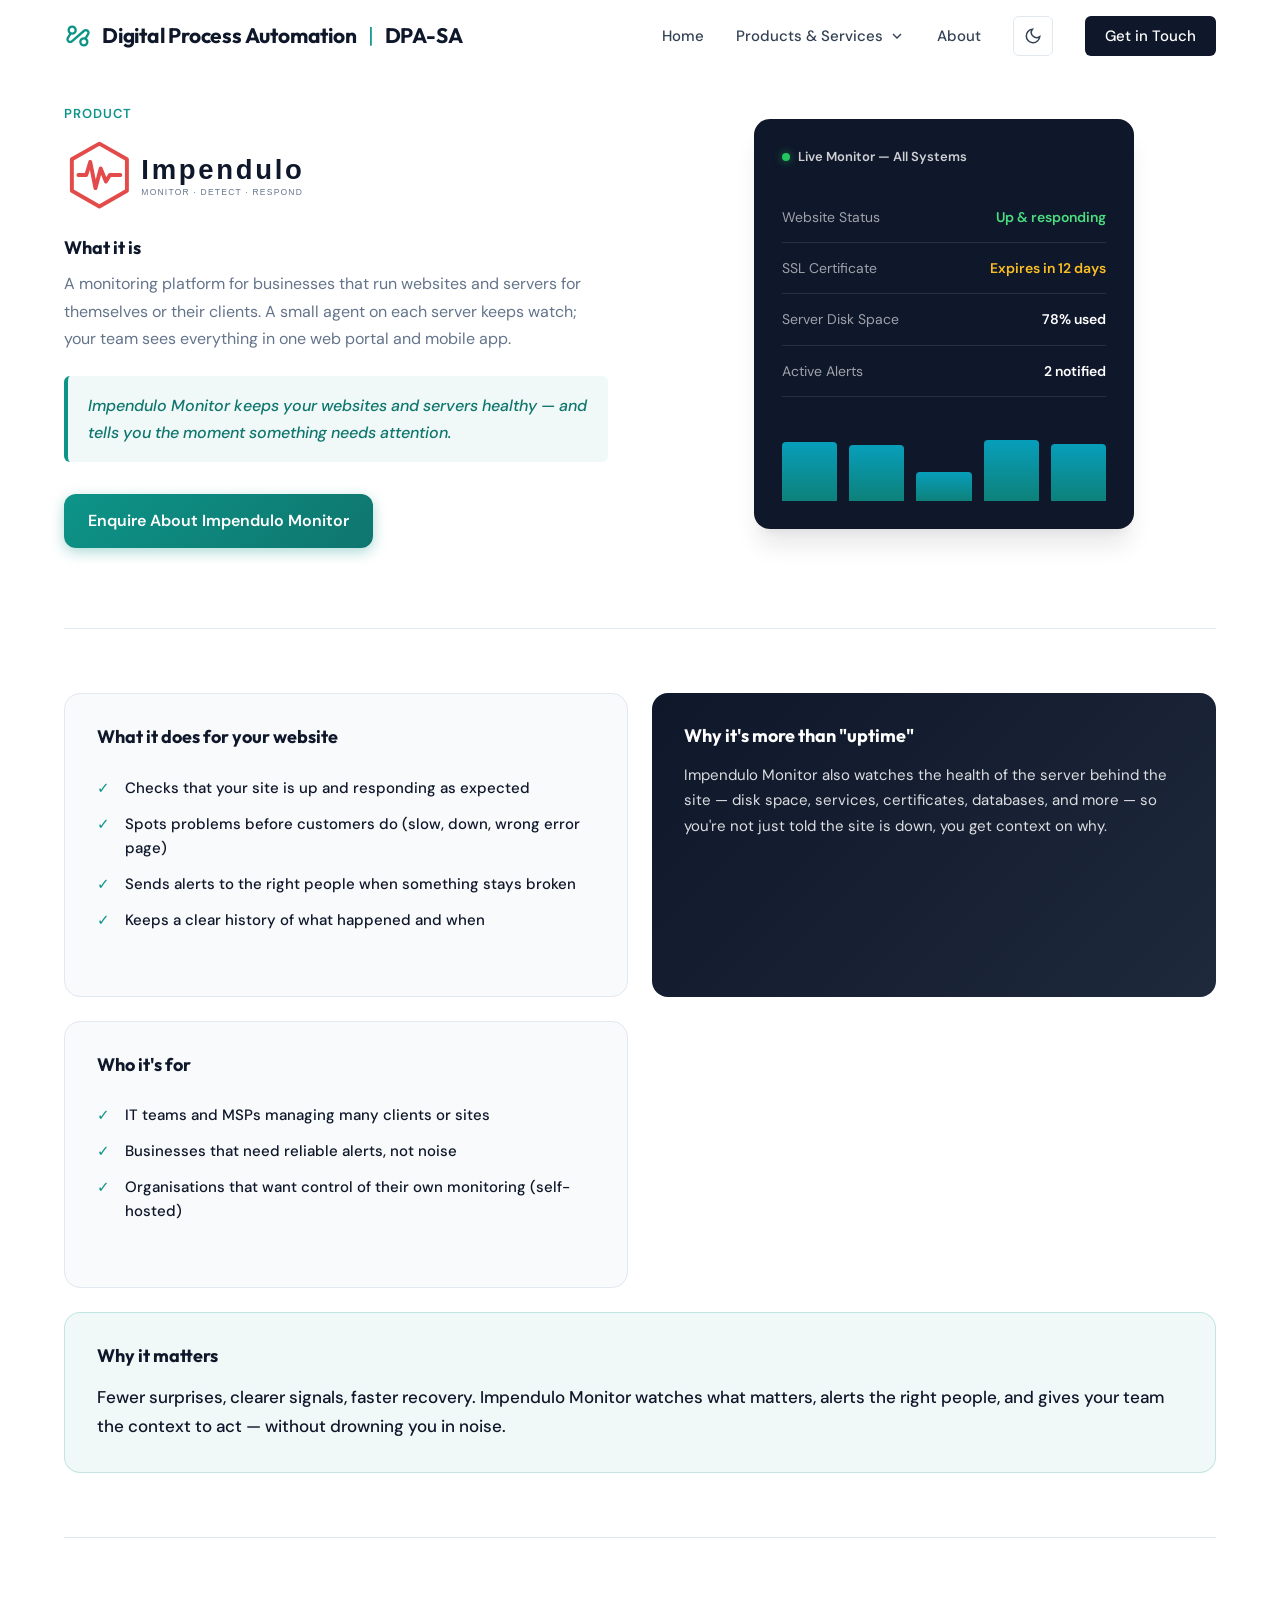
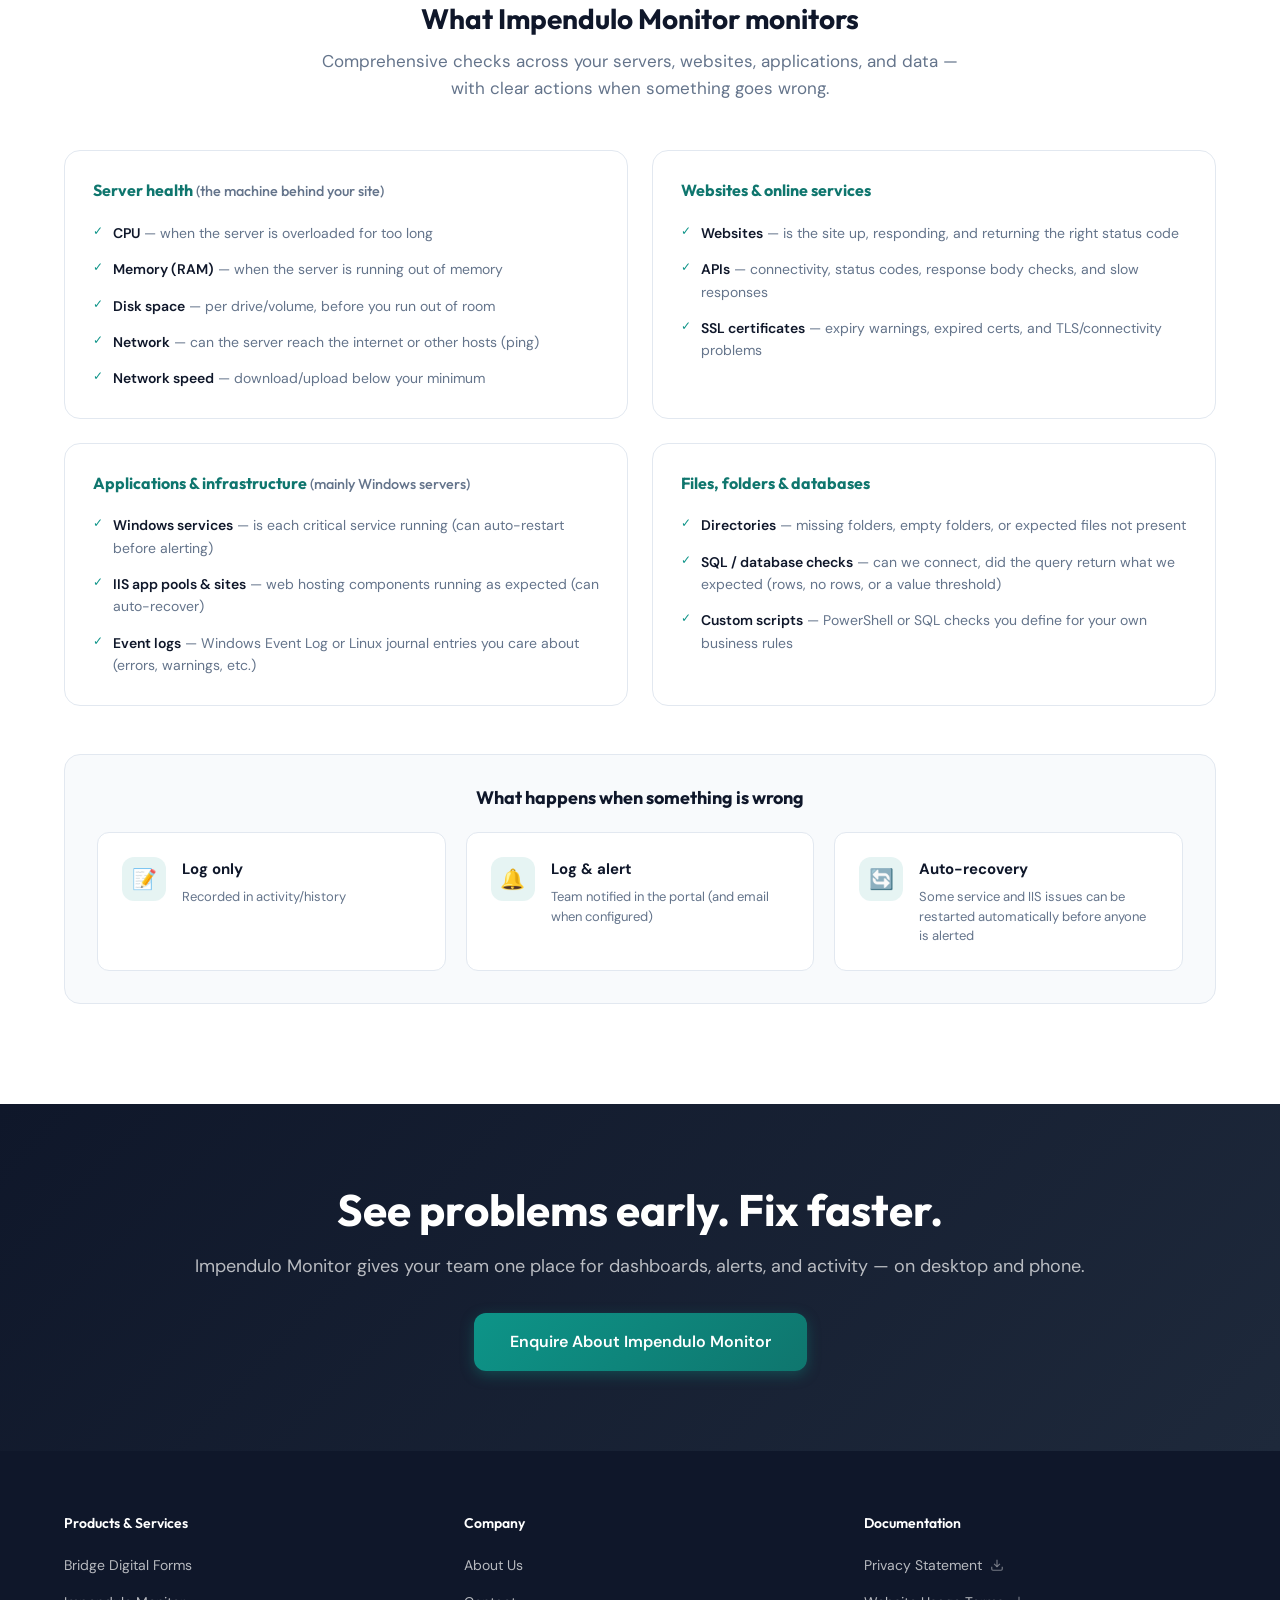
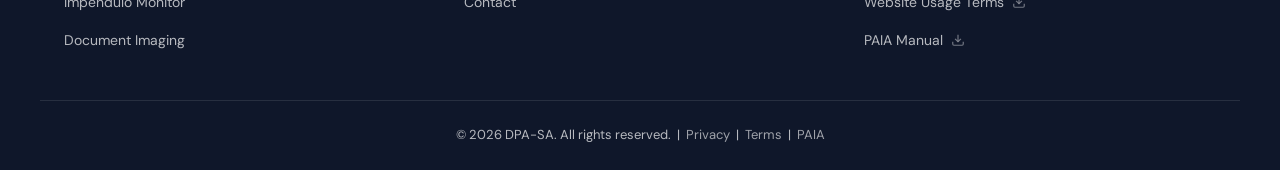
<file: impendulo.html>
<!DOCTYPE html>
<html lang="en">
<head>
  <meta charset="UTF-8">
  <script>
    (function () {
      try {
        var theme = localStorage.getItem('dpa-theme');
        if (!theme) {
          theme = window.matchMedia('(prefers-color-scheme: dark)').matches ? 'dark' : 'light';
        }
        document.documentElement.setAttribute('data-theme', theme);
      } catch (e) {}
    })();
  </script>
  <meta name="viewport" content="width=device-width, initial-scale=1.0, viewport-fit=cover">
  <meta http-equiv="X-UA-Compatible" content="IE=edge">

  <title>Impendulo Monitor | DPA-SA — Server & Website Monitoring</title>
  <meta name="description" content="Impendulo Monitor — monitor, detect, and respond. Server health, website uptime, SSL certificates, IIS, and auto-recovery for South African IT teams and MSPs.">
  <meta name="keywords" content="Impendulo Monitor, DPA-SA, server monitoring, website monitoring, SSL alerts, IIS monitoring, MSP, South Africa">
  <meta name="author" content="DPA-SA">
  <meta name="theme-color" content="#0f766e">
  <link rel="icon" type="image/svg+xml" href="images/dpa-logo.svg">
  <link rel="canonical" href="https://dpa-sa.co.za/impendulo.html">

  <meta name="robots" content="index, follow">
  <meta property="og:type" content="website">
  <meta property="og:site_name" content="DPA-SA">
  <meta property="og:locale" content="en_ZA">
  <meta property="og:url" content="https://dpa-sa.co.za/impendulo.html">
  <meta property="og:title" content="Impendulo Monitor | DPA-SA">
  <meta property="og:description" content="Monitor · Detect · Respond — comprehensive server and website monitoring with alerts and auto-recovery.">
  <meta property="og:image" content="https://dpa-sa.co.za/images/dpa_logo_transparent.png">

  <link rel="preconnect" href="https://fonts.googleapis.com">
  <link rel="preconnect" href="https://fonts.gstatic.com" crossorigin>
  <link href="https://fonts.googleapis.com/css2?family=DM+Sans:ital,opsz,wght@0,9..40,400;0,9..40,500;0,9..40,600;0,9..40,700;1,9..40,400&family=Outfit:wght@500;600;700;800&display=swap" rel="stylesheet">
  <link rel="stylesheet" href="styles.css">
</head>
<body>
  <header class="header" id="header">
    <nav class="nav container">
      <a href="index.html" class="logo">
        <svg class="logo-icon" xmlns="http://www.w3.org/2000/svg" viewBox="0 0 24 24" width="28" height="28" aria-hidden="true">
          <path d="M0 0h24v24H0z" fill="none"/>
          <path fill="currentColor" d="M7.4 17.25q-1.05.875-2.187.8t-1.988-.775t-1.162-1.837t.412-2.338L4.35 10q-.625-.55-.987-1.325T3 7q0-1.65 1.175-2.825T7 3t2.825 1.175T11 7T9.825 9.825T7 11q-.225 0-.45-.025t-.425-.075L4.2 14.15q-.275.45-.175.888t.425.712t.775.313t.875-.313l10.5-9.025q1.05-.875 2.2-.788t2 .788t1.15 1.838t-.425 2.337L19.65 14q.625.55.988 1.325T21 17q0 1.65-1.175 2.825T17 21t-2.825-1.175T13 17t1.175-2.825T17 13q.225 0 .438.025t.412.075l1.95-3.25q.275-.45.175-.888t-.425-.712t-.775-.312t-.875.312zm1.013-8.837Q9 7.825 9 7t-.587-1.412T7 5t-1.412.588T5 7t.588 1.413T7 9t1.413-.587m10 10Q19 17.825 19 17t-.587-1.412T17 15t-1.412.588T15 17t.588 1.413T17 19t1.413-.587M17 17"/>
        </svg>
        <span class="logo-text">Digital Process Automation <span class="logo-divider">|</span> DPA-SA</span>
      </a>
      <button class="nav-toggle" id="navToggle" aria-label="Toggle navigation">
        <span></span>
        <span></span>
        <span></span>
      </button>
      <ul class="nav-links" id="navLinks">
        <li><a href="index.html">Home</a></li>
        <li class="nav-dropdown" id="navDropdown">
          <button class="nav-dropdown-toggle" id="navDropdownToggle" aria-expanded="false" aria-haspopup="true">
            Products &amp; Services
            <svg class="nav-dropdown-chevron" viewBox="0 0 24 24" fill="none" stroke="currentColor" stroke-width="2"><path d="M6 9l6 6 6-6"/></svg>
          </button>
          <ul class="nav-dropdown-menu" id="navDropdownMenu">
            <li><a href="bridge-digital-forms.html">Bridge Digital Forms</a></li>
            <li><a href="impendulo.html" aria-current="page">Impendulo Monitor</a></li>
            <li><a href="document-imaging.html">Document Imaging</a></li>
          </ul>
        </li>
        <li><a href="about.html">About</a></li>
        <li>
          <button type="button" class="theme-toggle" id="themeToggle" aria-label="Switch to dark mode">
            <svg class="theme-icon theme-icon--moon" viewBox="0 0 24 24" fill="none" stroke="currentColor" stroke-width="2" aria-hidden="true"><path d="M21 12.79A9 9 0 1111.21 3 7 7 0 0021 12.79z"/></svg>
            <svg class="theme-icon theme-icon--sun" viewBox="0 0 24 24" fill="none" stroke="currentColor" stroke-width="2" aria-hidden="true"><circle cx="12" cy="12" r="5"/><path d="M12 1v2M12 21v2M4.22 4.22l1.42 1.42M18.36 18.36l1.42 1.42M1 12h2M21 12h2M4.22 19.78l1.42-1.42M18.36 5.64l1.42-1.42"/></svg>
          </button>
        </li>
        <li><a href="index.html#contact" class="nav-cta">Get in Touch</a></li>
      </ul>
    </nav>
  </header>

  <main>
    <section class="section section--page-top product-section">
      <div class="container">
        <div class="product-grid">
          <div class="product-content">
            <span class="section-tag">Product</span>
            <h1 class="impendulo-title">
              <img
                class="impendulo-logo impendulo-logo--light"
                src="images/app/impendulo/logo.svg"
                alt="Impendulo — Monitor · Detect · Respond"
                width="260"
                height="72"
              >
              <img
                class="impendulo-logo impendulo-logo--dark"
                src="images/app/impendulo/logo-dark.svg"
                alt=""
                width="260"
                height="72"
                aria-hidden="true"
              >
            </h1>
            <h2 class="product-subheading">What it is</h2>
            <p>
              A monitoring platform for businesses that run websites and servers for themselves or their clients. A small agent on each server keeps watch; your team sees everything in one web portal and mobile app.
            </p>
            <p class="product-tagline">
              Impendulo Monitor keeps your websites and servers healthy — and tells you the moment something needs attention.
            </p>
            <a href="index.html#contact" class="btn btn-primary">Enquire About Impendulo Monitor</a>
          </div>
          <div class="product-visual product-visual--monitor">
            <div class="monitor-preview">
              <div class="monitor-header">
                <span class="monitor-dot monitor-dot--green"></span>
                <span>Live Monitor — All Systems</span>
              </div>
              <div class="monitor-row">
                <span>Website Status</span>
                <strong class="monitor-status-ok">Up & responding</strong>
              </div>
              <div class="monitor-row monitor-row--alert">
                <span>SSL Certificate</span>
                <strong>Expires in 12 days</strong>
              </div>
              <div class="monitor-row">
                <span>Server Disk Space</span>
                <strong>78% used</strong>
              </div>
              <div class="monitor-row">
                <span>Active Alerts</span>
                <strong>2 notified</strong>
              </div>
              <div class="monitor-chart">
                <div class="monitor-bar" style="height: 92%"></div>
                <div class="monitor-bar" style="height: 88%"></div>
                <div class="monitor-bar" style="height: 45%"></div>
                <div class="monitor-bar" style="height: 95%"></div>
                <div class="monitor-bar" style="height: 90%"></div>
              </div>
            </div>
          </div>
        </div>

        <div class="product-detail-grid">
          <article class="product-detail-card">
            <h3>What it does for your website</h3>
            <ul class="product-features-list">
              <li>Checks that your site is up and responding as expected</li>
              <li>Spots problems before customers do (slow, down, wrong error page)</li>
              <li>Sends alerts to the right people when something stays broken</li>
              <li>Keeps a clear history of what happened and when</li>
            </ul>
          </article>

          <article class="product-detail-card product-detail-card--highlight">
            <h3>Why it's more than "uptime"</h3>
            <p>
              Impendulo Monitor also watches the health of the server behind the site — disk space, services, certificates, databases, and more — so you're not just told the site is down, you get context on why.
            </p>
          </article>

          <article class="product-detail-card">
            <h3>Who it's for</h3>
            <ul class="product-features-list">
              <li>IT teams and MSPs managing many clients or sites</li>
              <li>Businesses that need reliable alerts, not noise</li>
              <li>Organisations that want control of their own monitoring (self-hosted)</li>
            </ul>
          </article>

          <article class="product-detail-card product-detail-card--promise">
            <h3>Why it matters</h3>
            <p>
              Fewer surprises, clearer signals, faster recovery. Impendulo Monitor watches what matters, alerts the right people, and gives your team the context to act — without drowning you in noise.
            </p>
          </article>
        </div>

        <div class="impendulo-capabilities">
          <div class="impendulo-capabilities-header">
            <h3>What Impendulo Monitor monitors</h3>
            <p>Comprehensive checks across your servers, websites, applications, and data — with clear actions when something goes wrong.</p>
          </div>

          <div class="capability-categories">
            <article class="capability-category">
              <h4>Server health <span>(the machine behind your site)</span></h4>
              <ul class="capability-list">
                <li><strong>CPU</strong> — when the server is overloaded for too long</li>
                <li><strong>Memory (RAM)</strong> — when the server is running out of memory</li>
                <li><strong>Disk space</strong> — per drive/volume, before you run out of room</li>
                <li><strong>Network</strong> — can the server reach the internet or other hosts (ping)</li>
                <li><strong>Network speed</strong> — download/upload below your minimum</li>
              </ul>
            </article>

            <article class="capability-category">
              <h4>Websites &amp; online services</h4>
              <ul class="capability-list">
                <li><strong>Websites</strong> — is the site up, responding, and returning the right status code</li>
                <li><strong>APIs</strong> — connectivity, status codes, response body checks, and slow responses</li>
                <li><strong>SSL certificates</strong> — expiry warnings, expired certs, and TLS/connectivity problems</li>
              </ul>
            </article>

            <article class="capability-category">
              <h4>Applications &amp; infrastructure <span>(mainly Windows servers)</span></h4>
              <ul class="capability-list">
                <li><strong>Windows services</strong> — is each critical service running (can auto-restart before alerting)</li>
                <li><strong>IIS app pools &amp; sites</strong> — web hosting components running as expected (can auto-recover)</li>
                <li><strong>Event logs</strong> — Windows Event Log or Linux journal entries you care about (errors, warnings, etc.)</li>
              </ul>
            </article>

            <article class="capability-category">
              <h4>Files, folders &amp; databases</h4>
              <ul class="capability-list">
                <li><strong>Directories</strong> — missing folders, empty folders, or expected files not present</li>
                <li><strong>SQL / database checks</strong> — can we connect, did the query return what we expected (rows, no rows, or a value threshold)</li>
                <li><strong>Custom scripts</strong> — PowerShell or SQL checks you define for your own business rules</li>
              </ul>
            </article>
          </div>

          <div class="impendulo-response">
            <h4>What happens when something is wrong</h4>
            <div class="response-options">
              <div class="response-option">
                <span class="response-icon response-icon--log">📝</span>
                <div>
                  <strong>Log only</strong>
                  <p>Recorded in activity/history</p>
                </div>
              </div>
              <div class="response-option">
                <span class="response-icon response-icon--alert">🔔</span>
                <div>
                  <strong>Log &amp; alert</strong>
                  <p>Team notified in the portal (and email when configured)</p>
                </div>
              </div>
              <div class="response-option">
                <span class="response-icon response-icon--recover">🔄</span>
                <div>
                  <strong>Auto-recovery</strong>
                  <p>Some service and IIS issues can be restarted automatically before anyone is alerted</p>
                </div>
              </div>
            </div>
          </div>
        </div>
      </div>
    </section>

    <section class="cta-banner">
      <div class="container cta-content">
        <h2>See problems early. Fix faster.</h2>
        <p>Impendulo Monitor gives your team one place for dashboards, alerts, and activity — on desktop and phone.</p>
        <a href="index.html#contact" class="btn btn-primary btn-lg">Enquire About Impendulo Monitor</a>
      </div>
    </section>
  </main>

  <footer class="footer">
    <div class="container footer-content">
      <div class="footer-col">
        <h4>Products &amp; Services</h4>
        <ul>
          <li><a href="bridge-digital-forms.html">Bridge Digital Forms</a></li>
          <li><a href="impendulo.html">Impendulo Monitor</a></li>
          <li><a href="document-imaging.html">Document Imaging</a></li>
        </ul>
      </div>
      <div class="footer-col">
        <h4>Company</h4>
        <ul>
          <li><a href="about.html">About Us</a></li>
          <li><a href="index.html#contact">Contact</a></li>
        </ul>
      </div>
      <div class="footer-col">
        <h4>Documentation</h4>
        <ul>
          <li><a href="documentation/DPA-Privacy-Statement.pdf" target="_blank" rel="noopener noreferrer" class="doc-link">Privacy Statement <svg viewBox="0 0 24 24" fill="none" stroke="currentColor" stroke-width="2" aria-hidden="true"><path d="M21 15v4a2 2 0 01-2 2H5a2 2 0 01-2-2v-4"/><polyline points="7 10 12 15 17 10"/><line x1="12" y1="15" x2="12" y2="3"/></svg></a></li>
          <li><a href="documentation/DPA-Website-Usage-Terms.pdf" target="_blank" rel="noopener noreferrer" class="doc-link">Website Usage Terms <svg viewBox="0 0 24 24" fill="none" stroke="currentColor" stroke-width="2" aria-hidden="true"><path d="M21 15v4a2 2 0 01-2 2H5a2 2 0 01-2-2v-4"/><polyline points="7 10 12 15 17 10"/><line x1="12" y1="15" x2="12" y2="3"/></svg></a></li>
          <li><a href="documentation/DPA-PAIA-manual.pdf" target="_blank" rel="noopener noreferrer" class="doc-link">PAIA Manual <svg viewBox="0 0 24 24" fill="none" stroke="currentColor" stroke-width="2" aria-hidden="true"><path d="M21 15v4a2 2 0 01-2 2H5a2 2 0 01-2-2v-4"/><polyline points="7 10 12 15 17 10"/><line x1="12" y1="15" x2="12" y2="3"/></svg></a></li>
        </ul>
      </div>
    </div>
    <div class="footer-bottom container">
      <p>&copy; 2026 DPA-SA. All rights reserved. &nbsp;|&nbsp;
        <a href="documentation/DPA-Privacy-Statement.pdf" target="_blank" rel="noopener noreferrer">Privacy</a> &nbsp;|&nbsp;
        <a href="documentation/DPA-Website-Usage-Terms.pdf" target="_blank" rel="noopener noreferrer">Terms</a> &nbsp;|&nbsp;
        <a href="documentation/DPA-PAIA-manual.pdf" target="_blank" rel="noopener noreferrer">PAIA</a>
      </p>
    </div>
  </footer>

  <button class="scroll-top" id="scrollTop" aria-label="Scroll to top" title="Back to top">
    <svg viewBox="0 0 24 24" fill="none" stroke="currentColor" stroke-width="2.5" aria-hidden="true"><path d="M18 15l-6-6-6 6"/></svg>
  </button>

  <script src="script.js"></script>
</body>
</html>
</file>
<file: styles.css>
/* ============================================
   DPA-SA — Modern Corporate Website Styles
   ============================================ */

:root {
  color-scheme: light;
  --color-primary: #0d9488;
  --color-primary-dark: #0f766e;
  --color-primary-light: #14b8a6;
  --bridge-brand-red: #d32f2f;
  --portal-brand-red: var(--bridge-brand-red);
  --color-accent: #06b6d4;
  --color-navy: #0f172a;
  --color-navy-light: #1e293b;
  --color-slate: #334155;
  --color-slate-light: #64748b;
  --color-text: #1e293b;
  --color-text-muted: #64748b;
  --color-heading: #0f172a;
  --color-bg: #ffffff;
  --color-bg-alt: #f8fafc;
  --color-bg-dark: #0f172a;
  --color-surface: #ffffff;
  --color-header-bg: rgba(255, 255, 255, 0.9);
  --color-border: #e2e8f0;
  --color-grid-line: rgba(15, 23, 42, 0.03);
  --font-display: 'Outfit', system-ui, sans-serif;
  --font-body: 'DM Sans', system-ui, sans-serif;
  --shadow-sm: 0 1px 2px rgba(15, 23, 42, 0.05);
  --shadow-md: 0 4px 6px -1px rgba(15, 23, 42, 0.08), 0 2px 4px -2px rgba(15, 23, 42, 0.05);
  --shadow-lg: 0 10px 15px -3px rgba(15, 23, 42, 0.08), 0 4px 6px -4px rgba(15, 23, 42, 0.05);
  --shadow-xl: 0 20px 25px -5px rgba(15, 23, 42, 0.1), 0 8px 10px -6px rgba(15, 23, 42, 0.05);
  --radius-sm: 6px;
  --radius-md: 12px;
  --radius-lg: 16px;
  --radius-xl: 24px;
  --transition: 0.2s ease;
}

[data-theme="dark"] {
  color-scheme: dark;
  --color-slate: #cbd5e1;
  --color-slate-light: #94a3b8;
  --color-text: #e2e8f0;
  --color-text-muted: #94a3b8;
  --color-heading: #f8fafc;
  --color-bg: #0f172a;
  --color-bg-alt: #1e293b;
  --color-surface: #1e293b;
  --color-header-bg: rgba(15, 23, 42, 0.92);
  --color-border: #334155;
  --color-grid-line: rgba(148, 163, 184, 0.08);
  --color-primary-light: #2dd4bf;
  --shadow-sm: 0 1px 2px rgba(0, 0, 0, 0.35);
  --shadow-md: 0 4px 6px -1px rgba(0, 0, 0, 0.4), 0 2px 4px -2px rgba(0, 0, 0, 0.3);
  --shadow-lg: 0 10px 15px -3px rgba(0, 0, 0, 0.45), 0 4px 6px -4px rgba(0, 0, 0, 0.35);
  --shadow-xl: 0 20px 25px -5px rgba(0, 0, 0, 0.5), 0 8px 10px -6px rgba(0, 0, 0, 0.4);
}

*, *::before, *::after {
  box-sizing: border-box;
  margin: 0;
  padding: 0;
}

html {
  scroll-behavior: smooth;
  scroll-padding-top: 80px;
}

body {
  font-family: var(--font-body);
  font-size: 16px;
  line-height: 1.6;
  color: var(--color-text);
  background: var(--color-bg);
  -webkit-font-smoothing: antialiased;
  overflow-x: hidden;
  transition: background-color 0.25s ease, color 0.25s ease;
}

body.menu-open {
  overflow: hidden;
}

img {
  max-width: 100%;
  display: block;
}

a {
  color: inherit;
  text-decoration: none;
}

ul {
  list-style: none;
}

.container {
  width: 100%;
  max-width: 1200px;
  margin: 0 auto;
  padding: 0 24px;
}

/* ============================================
   Typography
   ============================================ */

h1, h2, h3, h4 {
  font-family: var(--font-display);
  font-weight: 700;
  line-height: 1.2;
  color: var(--color-heading);
}

h1 { font-size: clamp(2.5rem, 5vw, 3.75rem); }
h2 { font-size: clamp(2rem, 4vw, 2.75rem); }
h3 { font-size: 1.25rem; }

.gradient-text {
  background: linear-gradient(135deg, var(--color-primary) 0%, var(--color-accent) 100%);
  -webkit-background-clip: text;
  -webkit-text-fill-color: transparent;
  background-clip: text;
}

/* ============================================
   Buttons
   ============================================ */

.btn {
  display: inline-flex;
  align-items: center;
  justify-content: center;
  gap: 8px;
  min-height: 48px;
  padding: 14px 24px;
  font-family: var(--font-body);
  font-size: 16px;
  font-weight: 600;
  border-radius: var(--radius-md);
  border: none;
  cursor: pointer;
  transition: all var(--transition);
  touch-action: manipulation;
  -webkit-tap-highlight-color: transparent;
}

.btn-primary {
  background: linear-gradient(135deg, var(--color-primary) 0%, var(--color-primary-dark) 100%);
  color: white;
  box-shadow: 0 4px 14px rgba(13, 148, 136, 0.35);
}

.btn-primary:hover {
  transform: translateY(-2px);
  box-shadow: 0 6px 20px rgba(13, 148, 136, 0.45);
}

.btn-secondary {
  background: var(--color-surface);
  color: var(--color-heading);
  border: 2px solid var(--color-border);
}

.btn-secondary:hover {
  border-color: var(--color-primary);
  color: var(--color-primary);
}

.btn-lg {
  padding: 16px 36px;
  font-size: 16px;
}

.btn-full {
  width: 100%;
}

/* ============================================
   Header & Navigation
   ============================================ */

.header {
  position: fixed;
  top: 0;
  left: 0;
  right: 0;
  z-index: 1000;
  background: var(--color-header-bg);
  backdrop-filter: blur(12px);
  border-bottom: 1px solid transparent;
  transition: all var(--transition);
}

.header.scrolled {
  border-bottom-color: var(--color-border);
  box-shadow: var(--shadow-sm);
}

.nav {
  display: flex;
  align-items: center;
  justify-content: space-between;
  height: 72px;
}

.logo {
  display: flex;
  align-items: center;
  gap: 10px;
  flex-shrink: 0;
  text-decoration: none;
}

.logo-icon {
  flex-shrink: 0;
  width: 28px;
  height: 28px;
  color: var(--color-primary);
  display: block;
}

.logo-text {
  font-family: var(--font-display);
  font-size: clamp(16px, 2.6vw, 21px);
  font-weight: 700;
  color: var(--color-heading);
  line-height: 1.3;
  letter-spacing: -0.01em;
}

.logo-divider {
  color: var(--color-primary);
  font-weight: 400;
  margin: 0 0.35em;
}

.nav-links {
  display: flex;
  align-items: center;
  gap: 32px;
}

.nav-links a {
  font-size: 15px;
  font-weight: 500;
  color: var(--color-slate);
  transition: color var(--transition);
}

.nav-links a:hover {
  color: var(--color-primary);
}

.nav-cta {
  padding: 10px 20px !important;
  background: var(--color-navy);
  color: white !important;
  border-radius: var(--radius-sm);
}

.nav-cta:hover {
  background: var(--color-primary) !important;
  color: white !important;
}

.theme-toggle {
  display: flex;
  align-items: center;
  justify-content: center;
  width: 40px;
  height: 40px;
  padding: 0;
  border: 1px solid var(--color-border);
  border-radius: var(--radius-sm);
  background: var(--color-surface);
  color: var(--color-slate);
  cursor: pointer;
  transition: border-color var(--transition), color var(--transition), background-color var(--transition);
}

.theme-toggle:hover {
  border-color: var(--color-primary);
  color: var(--color-primary);
}

.theme-icon {
  width: 18px;
  height: 18px;
}

.theme-icon--sun {
  display: none;
}

.theme-icon--moon {
  display: block;
}

[data-theme="dark"] .theme-icon--sun {
  display: block;
}

[data-theme="dark"] .theme-icon--moon {
  display: none;
}

[data-theme="dark"] .nav-cta {
  background: var(--color-primary-dark) !important;
}

.nav-dropdown {
  position: relative;
}

.nav-dropdown-toggle {
  display: flex;
  align-items: center;
  gap: 6px;
  background: none;
  border: none;
  font-family: var(--font-body);
  font-size: 15px;
  font-weight: 500;
  color: var(--color-slate);
  cursor: pointer;
  padding: 0;
  transition: color var(--transition);
}

.nav-dropdown-toggle:hover,
.nav-dropdown.open .nav-dropdown-toggle {
  color: var(--color-primary);
}

.nav-dropdown-chevron {
  width: 16px;
  height: 16px;
  transition: transform var(--transition);
}

.nav-dropdown.open .nav-dropdown-chevron {
  transform: rotate(180deg);
}

.nav-dropdown-menu {
  position: absolute;
  top: calc(100% + 12px);
  left: 50%;
  transform: translateX(-50%) translateY(8px);
  min-width: 220px;
  background: var(--color-surface);
  border: 1px solid var(--color-border);
  border-radius: var(--radius-md);
  box-shadow: var(--shadow-lg);
  padding: 8px;
  opacity: 0;
  visibility: hidden;
  transition: all var(--transition);
  z-index: 100;
}

@media (min-width: 769px) {
  .nav-dropdown:hover .nav-dropdown-menu {
    opacity: 1;
    visibility: visible;
    transform: translateX(-50%) translateY(0);
  }
}

.nav-dropdown.open .nav-dropdown-menu {
  opacity: 1;
  visibility: visible;
}

.nav-dropdown-menu li {
  list-style: none;
}

.nav-dropdown-menu a {
  display: block;
  padding: 10px 16px;
  font-size: 14px;
  font-weight: 500;
  color: var(--color-slate);
  border-radius: var(--radius-sm);
  transition: all var(--transition);
}

.nav-dropdown-menu a:hover {
  background: rgba(13, 148, 136, 0.08);
  color: var(--color-primary-dark);
}

.nav-toggle {
  display: none;
  flex-direction: column;
  justify-content: center;
  gap: 5px;
  min-width: 48px;
  min-height: 48px;
  background: none;
  border: none;
  cursor: pointer;
  padding: 12px;
  touch-action: manipulation;
  -webkit-tap-highlight-color: transparent;
}

.nav-toggle span {
  display: block;
  width: 24px;
  height: 2px;
  background: var(--color-navy);
  transition: all var(--transition);
}

.nav-toggle.active span:nth-child(1) {
  transform: rotate(45deg) translate(5px, 5px);
}

.nav-toggle.active span:nth-child(2) {
  opacity: 0;
}

.nav-toggle.active span:nth-child(3) {
  transform: rotate(-45deg) translate(5px, -5px);
}

/* ============================================
   Hero Section
   ============================================ */

.hero {
  position: relative;
  min-height: 100vh;
  padding: 120px 24px 80px;
  max-width: 1200px;
  margin: 0 auto;
  overflow: hidden;
}

.hero-layout {
  display: grid;
  grid-template-columns: 1fr 1fr;
  grid-template-areas:
    "intro visual"
    "details visual";
  gap: 32px 48px;
  align-items: center;
}

.hero-intro {
  grid-area: intro;
}

.hero-details {
  grid-area: details;
}

.hero-visual {
  grid-area: visual;
  display: flex;
  justify-content: center;
  align-items: center;
  align-self: center;
}

.hero-slogan {
  font-size: 15px;
  line-height: 1.6;
  color: var(--color-slate);
  max-width: 560px;
  margin-bottom: 28px;
  padding-left: 16px;
  border-left: 3px solid var(--color-primary);
}

.hero-slogan strong {
  color: var(--color-primary-dark);
  font-weight: 600;
}

.hero h1 {
  margin-bottom: 24px;
}

.hero-subtitle {
  font-size: 18px;
  color: var(--color-text-muted);
  max-width: 520px;
  margin-bottom: 0;
}

.hero-details .hero-slogan {
  margin-bottom: 28px;
}

.hero-details .hero-actions {
  margin-bottom: 48px;
}

.hero-bg {
  position: absolute;
  inset: 0;
  z-index: -1;
  overflow: hidden;
}

.hero-gradient {
  position: absolute;
  top: -20%;
  right: -10%;
  width: 70%;
  height: 80%;
  background: radial-gradient(ellipse at center, rgba(13, 148, 136, 0.08) 0%, transparent 70%);
}

.hero-grid {
  position: absolute;
  inset: 0;
  background-image:
    linear-gradient(var(--color-grid-line) 1px, transparent 1px),
    linear-gradient(90deg, var(--color-grid-line) 1px, transparent 1px);
  background-size: 60px 60px;
  mask-image: linear-gradient(to bottom, black 0%, transparent 80%);
}

.hero-stats {
  display: flex;
  align-items: center;
  gap: 24px;
  padding-top: 32px;
  border-top: 1px solid var(--color-border);
}

.hero-actions {
  display: flex;
  flex-wrap: wrap;
  gap: 16px;
}

.stat {
  display: flex;
  flex-direction: column;
}

.stat-value {
  font-family: var(--font-display);
  font-weight: 700;
  font-size: 18px;
  color: var(--color-heading);
}

.stat-label {
  font-size: 13px;
  color: var(--color-text-muted);
}

.stat-divider {
  width: 1px;
  height: 40px;
  background: var(--color-border);
}

.phone-mockup {
  position: relative;
  width: 280px;
  padding: 12px;
  background: var(--color-navy);
  border-radius: 36px;
  box-shadow: var(--shadow-xl), 0 0 0 1px rgba(255, 255, 255, 0.1) inset;
}

.phone-screen {
  background: var(--color-bg-alt);
  border-radius: 28px;
  overflow: hidden;
}

.form-preview {
  padding: 20px;
}

.form-header {
  display: flex;
  align-items: center;
  gap: 8px;
  margin-bottom: 20px;
  font-size: 13px;
  font-weight: 600;
  color: var(--color-heading);
}

.form-dot {
  width: 8px;
  height: 8px;
  background: var(--color-primary);
  border-radius: 50%;
}

.form-field {
  margin-bottom: 16px;
}

.form-field label {
  display: block;
  font-size: 11px;
  font-weight: 600;
  color: var(--color-text-muted);
  text-transform: uppercase;
  letter-spacing: 0.5px;
  margin-bottom: 6px;
}

.form-value {
  padding: 12px;
  background: var(--color-surface);
  border-radius: var(--radius-sm);
  font-size: 14px;
  font-weight: 500;
  border: 1px solid var(--color-border);
}

.form-value.success {
  color: var(--color-primary-dark);
  border-color: rgba(13, 148, 136, 0.3);
  background: rgba(13, 148, 136, 0.05);
}

.form-photo {
  height: 80px;
  background: linear-gradient(135deg, #e2e8f0 0%, #cbd5e1 100%);
  border-radius: var(--radius-sm);
  border: 1px dashed var(--color-slate-light);
}

.form-submit {
  margin-top: 20px;
  padding: 14px;
  background: linear-gradient(135deg, var(--color-primary) 0%, var(--color-primary-dark) 100%);
  color: white;
  text-align: center;
  font-size: 14px;
  font-weight: 600;
  border-radius: var(--radius-sm);
}

/* ============================================
   Sections
   ============================================ */

.section {
  padding: 100px 0;
}

.section--page-top {
  padding-top: 120px;
}

.products-overview {
  background: var(--color-bg);
}

.product-teasers {
  display: grid;
  grid-template-columns: repeat(3, 1fr);
  gap: 24px;
}

.product-teaser {
  display: flex;
  flex-direction: column;
  padding: 32px;
  background: var(--color-bg-alt);
  border: 1px solid var(--color-border);
  border-radius: var(--radius-lg);
  transition: box-shadow var(--transition), transform var(--transition);
}

.product-teaser:hover {
  box-shadow: var(--shadow-lg);
  transform: translateY(-4px);
}

.product-teaser-tag {
  display: inline-block;
  font-size: 12px;
  font-weight: 600;
  color: var(--color-primary);
  text-transform: uppercase;
  letter-spacing: 0.06em;
  margin-bottom: 12px;
  min-height: 1.2em;
}

.product-teaser h3,
.product-teaser .bridge-mobile-title--sm,
.product-teaser .document-imaging-title--sm,
.product-teaser .impendulo-title--teaser {
  display: flex;
  align-items: center;
  gap: 10px;
  min-height: 2.75rem;
  margin-bottom: 14px;
  font-size: 1.25rem;
  font-weight: 600;
  line-height: 1.25;
  color: var(--color-heading);
  white-space: normal;
}

.product-teaser .bridge-mobile-logo,
.product-teaser .document-imaging-logo,
.product-teaser .impendulo-mark {
  width: 1.35rem;
  height: 1.35rem;
  flex-shrink: 0;
}

.impendulo-title--teaser {
  margin: 0 0 14px;
  line-height: 1.25;
}

.impendulo-title-text {
  font-weight: 600;
  color: var(--color-heading);
}

.product-teaser-slogan {
  font-size: 0.95rem;
  font-weight: 600;
  color: var(--color-primary-dark);
  margin-bottom: 12px;
}

.product-teaser p {
  flex: 1;
  font-size: 15px;
  line-height: 1.65;
  color: var(--color-text-muted);
  margin-bottom: 24px;
}

.about--snippet .about-content .btn {
  margin-top: 8px;
}

.section-header {
  max-width: 640px;
  margin-bottom: 64px;
}

.section-header--center {
  text-align: center;
  margin-left: auto;
  margin-right: auto;
}

.section-tag {
  display: inline-block;
  font-size: 13px;
  font-weight: 600;
  color: var(--color-primary);
  text-transform: uppercase;
  letter-spacing: 1px;
  margin-bottom: 16px;
}

.section-header h1,
.section-header h2 {
  margin-bottom: 20px;
}

.bridge-mobile-title {
  display: flex;
  align-items: center;
  justify-content: flex-start;
  flex-wrap: nowrap;
  gap: 10px;
  width: 100%;
  line-height: 1.15;
  margin-bottom: 20px;
  text-align: left;
  white-space: nowrap;
  font-size: clamp(1.75rem, 4vw, 2.75rem);
}

.bridge-mobile-title--sm {
  margin-bottom: 8px;
  font-size: 1.375rem;
}

.bridge-mobile-logo {
  flex-shrink: 0;
  display: block;
  width: 1.15em;
  height: 1.15em;
  color: var(--bridge-brand-red);
  overflow: visible;
}

[data-theme="dark"] .bridge-mobile-logo {
  color: #ffffff;
}

.document-imaging-title {
  display: flex;
  align-items: center;
  justify-content: flex-start;
  flex-wrap: nowrap;
  gap: 10px;
  line-height: 1.15;
  margin-bottom: 20px;
  white-space: nowrap;
}

.document-imaging-title--sm {
  margin-bottom: 8px;
  font-size: 1.375rem;
}

.document-imaging-logo {
  flex-shrink: 0;
  display: block;
  width: 1.15em;
  height: 1.15em;
  color: var(--color-primary);
}

[data-theme="dark"] .document-imaging-logo {
  color: #ffffff;
}

.impendulo-mark {
  display: block;
  overflow: visible;
  color: #E24B4A;
}

[data-theme="dark"] .impendulo-mark {
  color: #ffffff;
}

.impendulo-title {
  margin: 0 0 24px;
  line-height: 0;
}

.impendulo-title--sm {
  margin-bottom: 12px;
}

.impendulo-logo {
  display: block;
  width: min(100%, 260px);
  height: auto;
  max-height: 72px;
  object-fit: contain;
  object-position: left center;
}

.impendulo-title--sm .impendulo-logo {
  width: min(100%, 180px);
  max-height: 52px;
}

.impendulo-logo--dark {
  display: none;
}

[data-theme="dark"] .impendulo-logo--light {
  display: none;
}

[data-theme="dark"] .impendulo-logo--dark {
  display: block;
}

.app-store-links {
  margin-top: 28px;
}

.app-store-links__label {
  font-size: 13px;
  font-weight: 600;
  color: var(--color-text-muted);
  text-transform: uppercase;
  letter-spacing: 0.06em;
  margin-bottom: 12px;
}

.app-store-links__buttons {
  display: flex;
  flex-wrap: wrap;
  gap: 12px;
}

.app-store-badge {
  display: inline-flex;
  align-items: center;
  gap: 12px;
  min-height: 52px;
  padding: 10px 18px;
  background: var(--color-surface);
  border: 1px solid var(--color-border);
  border-radius: var(--radius-md);
  color: var(--color-heading);
  transition: border-color var(--transition), box-shadow var(--transition), transform var(--transition);
}

.app-store-badge:hover {
  border-color: var(--color-primary);
  box-shadow: var(--shadow-md);
  transform: translateY(-2px);
  color: var(--color-heading);
}

.app-store-badge__icon {
  flex-shrink: 0;
  width: 28px;
  height: 28px;
}

.app-store-badge__text {
  display: flex;
  flex-direction: column;
  font-family: var(--font-display);
  font-size: 15px;
  font-weight: 700;
  line-height: 1.2;
}

.app-store-badge__text small {
  font-family: var(--font-body);
  font-size: 10px;
  font-weight: 500;
  color: var(--color-text-muted);
  text-transform: uppercase;
  letter-spacing: 0.04em;
}

.bridge-screens {
  margin: 64px 0;
}

.bridge-screens-grid {
  display: grid;
  grid-template-columns: repeat(4, 1fr);
  gap: 24px;
}

.bridge-screen {
  margin: 0;
}

.bridge-screen__frame {
  padding: 10px;
  background: var(--color-navy);
  border-radius: 28px;
  box-shadow: var(--shadow-lg);
  overflow: hidden;
}

.bridge-screen__frame img {
  display: block;
  width: 100%;
  height: auto;
  border-radius: 20px;
  aspect-ratio: 9 / 19;
  object-fit: cover;
  object-position: top center;
  background: var(--color-bg-alt);
}

.bridge-screen figcaption {
  margin-top: 16px;
  text-align: center;
}

.bridge-screen figcaption strong {
  display: block;
  font-family: var(--font-display);
  font-size: 1rem;
  font-weight: 700;
  color: var(--color-heading);
  margin-bottom: 6px;
}

.bridge-screen figcaption span {
  display: block;
  font-size: 14px;
  line-height: 1.55;
  color: var(--color-text-muted);
}

.section-header p {
  font-size: 17px;
  color: var(--color-text-muted);
}

.field-surveys {
  background: var(--color-bg-alt);
}

.features-grid {
  display: grid;
  grid-template-columns: repeat(2, 1fr);
  gap: 24px;
  margin-bottom: 64px;
}

.feature-card {
  background: var(--color-surface);
  padding: 32px;
  border-radius: var(--radius-lg);
  border: 1px solid var(--color-border);
  transition: all var(--transition);
}

.feature-card:hover {
  box-shadow: var(--shadow-lg);
  transform: translateY(-4px);
}

.feature-card--highlight {
  grid-row: span 2;
  background: linear-gradient(135deg, var(--color-navy) 0%, var(--color-navy-light) 100%);
  border: none;
  color: white;
}

.feature-card--highlight h3,
.feature-card--highlight p {
  color: white;
}

.feature-card--highlight .feature-icon {
  background: rgba(255, 255, 255, 0.1);
  color: var(--color-primary-light);
}

.feature-icon {
  display: flex;
  align-items: center;
  justify-content: center;
  width: 48px;
  height: 48px;
  background: rgba(13, 148, 136, 0.1);
  color: var(--color-primary);
  border-radius: var(--radius-md);
  margin-bottom: 20px;
}

.feature-icon svg {
  width: 24px;
  height: 24px;
}

.feature-card h3 {
  margin-bottom: 12px;
}

.feature-card p {
  color: var(--color-text-muted);
  font-size: 15px;
  margin-bottom: 16px;
}

.feature-card--highlight p {
  color: rgba(255, 255, 255, 0.8);
}

.feature-list {
  margin-top: 20px;
}

.feature-list li {
  position: relative;
  padding-left: 24px;
  font-size: 14px;
  color: rgba(255, 255, 255, 0.9);
  margin-bottom: 8px;
}

.feature-list li::before {
  content: '✓';
  position: absolute;
  left: 0;
  color: var(--color-primary-light);
  font-weight: 700;
}

.section-header p + p {
  margin-top: 16px;
}

.capture-capabilities {
  margin-bottom: 48px;
}

.capture-capabilities h3 {
  font-size: 1.125rem;
  margin-bottom: 20px;
  text-align: center;
}

.survey-pillars {
  display: grid;
  grid-template-columns: repeat(3, 1fr);
  gap: 24px;
  margin-bottom: 64px;
}

.survey-pillar {
  padding: 36px 32px;
  background: var(--color-surface);
  border: 1px solid var(--color-border);
  border-radius: var(--radius-lg);
  transition: all var(--transition);
}

.survey-pillar:hover {
  border-color: var(--color-primary);
  box-shadow: var(--shadow-lg);
  transform: translateY(-4px);
}

.pillar-icon {
  display: flex;
  align-items: center;
  justify-content: center;
  width: 52px;
  height: 52px;
  background: linear-gradient(135deg, rgba(13, 148, 136, 0.12) 0%, rgba(6, 182, 212, 0.08) 100%);
  color: var(--color-primary-dark);
  border-radius: var(--radius-md);
  margin-bottom: 24px;
}

.pillar-icon svg {
  width: 26px;
  height: 26px;
}

.survey-pillar h3 {
  font-size: 1.125rem;
  text-transform: uppercase;
  letter-spacing: 0.5px;
  margin-bottom: 16px;
  color: var(--color-heading);
}

.survey-pillar p {
  font-size: 15px;
  line-height: 1.7;
  color: var(--color-text-muted);
}

.field-survey-body {
  max-width: 800px;
  margin: 0 auto 64px;
}

.field-survey-body p {
  font-size: 17px;
  color: var(--color-text-muted);
  margin-bottom: 20px;
  line-height: 1.7;
}

.survey-features {
  margin-bottom: 64px;
}

.survey-features h3 {
  font-size: 1.125rem;
  margin-bottom: 28px;
  text-align: center;
}

.survey-features-grid {
  display: grid;
  grid-template-columns: repeat(3, 1fr);
  gap: 16px;
}

.field-survey-body p:last-child {
  margin-bottom: 0;
}

.survey-features-grid li {
  display: flex;
  align-items: flex-start;
  gap: 12px;
  padding: 18px 20px;
  background: var(--color-surface);
  border: 1px solid var(--color-border);
  border-radius: var(--radius-md);
  font-size: 15px;
  font-weight: 500;
  color: var(--color-heading);
  line-height: 1.5;
  transition: all var(--transition);
}

.survey-features-grid li::before {
  content: '✓';
  flex-shrink: 0;
  display: flex;
  align-items: center;
  justify-content: center;
  width: 24px;
  height: 24px;
  background: rgba(13, 148, 136, 0.1);
  color: var(--color-primary-dark);
  font-size: 12px;
  font-weight: 700;
  border-radius: 50%;
  margin-top: 1px;
}

.survey-features-grid li:hover {
  border-color: var(--color-primary);
  box-shadow: var(--shadow-md);
  transform: translateY(-2px);
}

.use-cases {
  margin-top: 40px;
  padding-top: 24px;
}

.use-cases h3 {
  font-size: 1.125rem;
  margin-bottom: 20px;
  text-align: center;
}

.use-case-tags {
  display: flex;
  flex-wrap: wrap;
  justify-content: center;
  gap: 12px;
}

.use-case-tags span {
  padding: 10px 20px;
  background: var(--color-surface);
  border: 1px solid var(--color-border);
  border-radius: 100px;
  font-size: 14px;
  font-weight: 500;
  color: var(--color-slate);
  transition: all var(--transition);
}

.use-case-tags span:hover {
  border-color: var(--color-primary);
  color: var(--color-primary);
  background: rgba(13, 148, 136, 0.05);
}

/* ============================================
   Product Sections
   ============================================ */

.product-section {
  padding: 100px 0;
}

.product-section--alt {
  background: var(--color-bg-alt);
}

.product-grid {
  display: grid;
  grid-template-columns: 1fr 1fr;
  gap: 64px;
  align-items: center;
}

.product-grid--reverse .product-content {
  order: 2;
}

.product-grid--reverse .product-visual {
  order: 1;
}

.imaging-industries {
  margin-top: 80px;
  padding-top: 64px;
  border-top: 1px solid var(--color-border);
}

.industry-grid {
  display: grid;
  grid-template-columns: repeat(3, 1fr);
  gap: 20px;
}

.industry-card {
  padding: 24px 28px;
  background: var(--color-surface);
  border: 1px solid var(--color-border);
  border-radius: var(--radius-md);
  transition: all var(--transition);
}

.industry-card:hover {
  border-color: var(--color-primary);
  box-shadow: var(--shadow-md);
  transform: translateY(-2px);
}

.product-content p {
  color: var(--color-text-muted);
  margin-bottom: 16px;
  font-size: 16px;
  line-height: 1.7;
}

.product-slogan {
  font-size: 1.25rem;
  font-weight: 600;
  color: var(--color-primary-dark);
  letter-spacing: 0.02em;
  margin: -8px 0 24px;
}

.product-subheading {
  font-size: 1.125rem;
  font-weight: 700;
  color: var(--color-heading);
  margin-bottom: 12px;
}

.product-tagline {
  font-size: 16px;
  font-weight: 500;
  color: var(--color-primary-dark) !important;
  font-style: italic;
  padding: 16px 20px;
  background: rgba(13, 148, 136, 0.06);
  border-left: 4px solid var(--color-primary);
  border-radius: var(--radius-sm);
  margin: 24px 0 32px !important;
}

.product-detail-grid {
  display: grid;
  grid-template-columns: repeat(2, 1fr);
  gap: 24px;
  margin-top: 80px;
  padding-top: 64px;
  border-top: 1px solid var(--color-border);
}

.product-detail-card {
  padding: 32px;
  background: var(--color-bg-alt);
  border: 1px solid var(--color-border);
  border-radius: var(--radius-lg);
}

.product-detail-card h3 {
  font-size: 1.125rem;
  margin-bottom: 16px;
  color: var(--color-heading);
}

.product-detail-card p {
  color: var(--color-text-muted);
  font-size: 15px;
  line-height: 1.7;
  margin: 0;
}

.product-detail-card--highlight {
  background: linear-gradient(135deg, var(--color-navy) 0%, var(--color-navy-light) 100%);
  border: none;
}

.product-detail-card--highlight h3,
.product-detail-card--highlight p {
  color: white;
}

.product-detail-card--highlight p {
  color: rgba(255, 255, 255, 0.85);
}

.product-detail-card--promise {
  grid-column: span 2;
  background: rgba(13, 148, 136, 0.06);
  border-color: rgba(13, 148, 136, 0.2);
}

.product-detail-card--promise p {
  font-size: 17px;
  font-weight: 500;
  color: var(--color-heading);
}

.monitor-status-ok {
  color: #4ade80 !important;
}

.product-capabilities,
.impendulo-capabilities {
  margin-top: 64px;
  padding-top: 64px;
  border-top: 1px solid var(--color-border);
}

.product-capabilities-header,
.impendulo-capabilities-header {
  text-align: center;
  max-width: 640px;
  margin: 0 auto 48px;
}

.product-capabilities-header h3,
.impendulo-capabilities-header h3 {
  font-size: 1.75rem;
  margin-bottom: 12px;
  color: var(--color-heading);
}

.product-capabilities-header p,
.impendulo-capabilities-header p {
  font-size: 17px;
  color: var(--color-text-muted);
  line-height: 1.6;
}

.capability-categories {
  display: grid;
  grid-template-columns: repeat(2, 1fr);
  gap: 24px;
  margin-bottom: 48px;
}

.capability-category {
  padding: 28px;
  background: var(--color-surface);
  border: 1px solid var(--color-border);
  border-radius: var(--radius-lg);
}

.capability-category h4 {
  font-size: 1rem;
  font-weight: 700;
  color: var(--color-primary-dark);
  margin-bottom: 20px;
  line-height: 1.4;
}

.capability-category h4 span {
  font-weight: 500;
  color: var(--color-text-muted);
  font-size: 0.9em;
}

.capability-category--wide {
  grid-column: 1 / -1;
}

.capability-list {
  list-style: none;
}

.capability-list li {
  position: relative;
  padding-left: 20px;
  margin-bottom: 14px;
  font-size: 14px;
  line-height: 1.6;
  color: var(--color-text-muted);
}

.capability-list li:last-child {
  margin-bottom: 0;
}

.capability-list li::before {
  content: '✓';
  position: absolute;
  left: 0;
  color: var(--color-primary);
  font-weight: 700;
  font-size: 12px;
}

.capability-list li strong {
  color: var(--color-heading);
  font-weight: 600;
}

.business-value {
  margin-top: 64px;
  padding-top: 64px;
  border-top: 1px solid var(--color-border);
}

.business-value-grid {
  display: grid;
  grid-template-columns: repeat(3, 1fr);
  gap: 24px;
}

.business-value-item {
  padding: 28px;
  background: var(--color-surface);
  border: 1px solid var(--color-border);
  border-radius: var(--radius-lg);
  transition: box-shadow var(--transition), transform var(--transition);
}

.business-value-item:hover {
  box-shadow: var(--shadow-md);
  transform: translateY(-2px);
}

.business-value-item strong {
  display: block;
  font-family: var(--font-display);
  font-size: 1rem;
  font-weight: 700;
  color: var(--color-primary-dark);
  margin-bottom: 10px;
  line-height: 1.4;
}

.business-value-item p {
  font-size: 14px;
  line-height: 1.65;
  color: var(--color-text-muted);
  margin: 0;
}

.impendulo-response {
  padding: 32px;
  background: var(--color-bg-alt);
  border: 1px solid var(--color-border);
  border-radius: var(--radius-lg);
}

.impendulo-response h4 {
  font-size: 1.125rem;
  font-weight: 700;
  color: var(--color-heading);
  margin-bottom: 24px;
  text-align: center;
}

.response-options {
  display: grid;
  grid-template-columns: repeat(3, 1fr);
  gap: 20px;
}

.response-option {
  display: flex;
  align-items: flex-start;
  gap: 16px;
  padding: 24px;
  background: var(--color-surface);
  border: 1px solid var(--color-border);
  border-radius: var(--radius-md);
}

.response-icon {
  flex-shrink: 0;
  display: flex;
  align-items: center;
  justify-content: center;
  width: 44px;
  height: 44px;
  font-size: 20px;
  border-radius: var(--radius-md);
  background: rgba(13, 148, 136, 0.1);
}

.response-option strong {
  display: block;
  font-size: 15px;
  color: var(--color-heading);
  margin-bottom: 6px;
}

.response-option p {
  font-size: 13px;
  line-height: 1.5;
  color: var(--color-text-muted);
  margin: 0;
}

.product-features-list {
  margin: 28px 0 32px;
}

.product-features-list li {
  position: relative;
  padding-left: 28px;
  margin-bottom: 12px;
  font-size: 15px;
  font-weight: 500;
  color: var(--color-heading);
}

.product-features-list li::before {
  content: '✓';
  position: absolute;
  left: 0;
  color: var(--color-primary);
  font-weight: 700;
}

.product-visual {
  display: flex;
  justify-content: center;
  align-items: center;
}

/* Monitor preview */
.monitor-preview {
  width: 100%;
  max-width: 380px;
  padding: 28px;
  background: var(--color-navy);
  border-radius: var(--radius-lg);
  color: white;
  box-shadow: var(--shadow-xl);
}

.monitor-header {
  display: flex;
  align-items: center;
  gap: 8px;
  font-size: 13px;
  font-weight: 600;
  margin-bottom: 24px;
  color: rgba(255, 255, 255, 0.8);
}

.monitor-dot {
  width: 8px;
  height: 8px;
  border-radius: 50%;
}

.monitor-dot--green {
  background: #22c55e;
  box-shadow: 0 0 8px rgba(34, 197, 94, 0.6);
  animation: monitor-dot-blink 5s ease-in-out infinite;
}

@keyframes monitor-dot-blink {
  0%, 72%, 100% {
    opacity: 1;
    transform: scale(1);
    box-shadow: 0 0 8px rgba(34, 197, 94, 0.6);
  }

  82%, 88% {
    opacity: 0.2;
    transform: scale(0.85);
    box-shadow: 0 0 2px rgba(34, 197, 94, 0.15);
  }
}

.monitor-row {
  display: flex;
  justify-content: space-between;
  align-items: center;
  padding: 14px 0;
  border-bottom: 1px solid rgba(255, 255, 255, 0.1);
  font-size: 14px;
}

.monitor-row span {
  color: rgba(255, 255, 255, 0.6);
}

.monitor-row strong {
  color: white;
  font-weight: 600;
}

.monitor-row--alert strong {
  color: #fbbf24;
}

.monitor-chart {
  display: flex;
  align-items: flex-end;
  gap: 12px;
  height: 80px;
  margin-top: 24px;
  padding-top: 16px;
}

.monitor-bar {
  flex: 1;
  background: linear-gradient(to top, var(--color-primary), var(--color-accent));
  border-radius: 4px 4px 0 0;
  opacity: 0.85;
}

/* Document imaging transformation flow */
.docs-flow {
  display: flex;
  flex-direction: column;
  gap: 0;
  width: 100%;
  max-width: 340px;
  margin: 0 auto;
  padding: 28px 24px;
  background: var(--color-surface);
  border: 1px solid var(--color-border);
  border-radius: var(--radius-xl);
  box-shadow: var(--shadow-lg);
}

.docs-flow__step {
  display: flex;
  flex-direction: column;
  align-items: center;
  text-align: center;
  padding: 8px 0;
}

.docs-flow__icon {
  display: flex;
  align-items: center;
  justify-content: center;
  width: 72px;
  height: 72px;
  margin-bottom: 12px;
  border-radius: var(--radius-lg);
  background: var(--color-bg-alt);
  border: 1px solid var(--color-border);
  color: var(--color-slate);
}

.docs-flow__icon svg {
  width: 44px;
  height: 44px;
}

.docs-flow__step--active .docs-flow__icon {
  background: rgba(13, 148, 136, 0.12);
  border-color: rgba(13, 148, 136, 0.35);
  color: var(--color-primary-dark);
  box-shadow: 0 0 0 4px rgba(13, 148, 136, 0.1);
}

[data-theme="dark"] .docs-flow__step--active .docs-flow__icon {
  color: var(--color-primary-light);
}

.docs-flow__step strong {
  display: block;
  font-family: var(--font-display);
  font-size: 1rem;
  font-weight: 700;
  color: var(--color-heading);
  margin-bottom: 4px;
}

.docs-flow__step--active strong {
  color: var(--color-primary-dark);
}

[data-theme="dark"] .docs-flow__step--active strong {
  color: var(--color-primary-light);
}

.docs-flow__step span {
  font-size: 13px;
  color: var(--color-text-muted);
  line-height: 1.4;
}

.docs-flow__connector {
  display: flex;
  flex-direction: column;
  align-items: center;
  gap: 4px;
  padding: 4px 0;
}

.docs-flow__line {
  width: 2px;
  height: 20px;
  background: linear-gradient(180deg, var(--color-border), var(--color-primary));
  border-radius: 2px;
}

.docs-flow__dot {
  width: 8px;
  height: 8px;
  border-radius: 50%;
  background: var(--color-border);
}

.docs-flow__dot--active {
  background: var(--color-primary);
  box-shadow: 0 0 0 3px rgba(13, 148, 136, 0.2);
}

/* Legacy docs preview (unused) kept minimal for safety */
.docs-preview {
  display: flex;
  align-items: center;
  gap: 24px;
}

.imaging-industries-header {
  text-align: center;
  max-width: 640px;
  margin: 0 auto 48px;
}

.imaging-industries-header h3 {
  font-size: 1.75rem;
  margin-bottom: 16px;
  color: var(--color-heading);
}

.imaging-industries-header p {
  font-size: 17px;
  color: var(--color-text-muted);
  line-height: 1.6;
}

.industry-card h4 {
  font-size: 1rem;
  font-weight: 700;
  color: var(--color-primary-dark);
  margin-bottom: 8px;
}

.industry-card p {
  font-size: 14px;
  line-height: 1.6;
  color: var(--color-text-muted);
  margin: 0;
}

/* ============================================
   Services
   ============================================ */

.services-grid {
  display: grid;
  grid-template-columns: repeat(3, 1fr);
  gap: 24px;
}

.service-card {
  padding: 40px 32px;
  background: var(--color-surface);
  border: 1px solid var(--color-border);
  border-radius: var(--radius-lg);
  transition: all var(--transition);
}

.service-card:hover {
  border-color: var(--color-primary);
  box-shadow: var(--shadow-lg);
}

.service-number {
  font-family: var(--font-display);
  font-size: 48px;
  font-weight: 800;
  color: rgba(13, 148, 136, 0.15);
  line-height: 1;
  margin-bottom: 20px;
}

.service-card h3 {
  margin-bottom: 12px;
}

.service-card p {
  color: var(--color-text-muted);
  font-size: 15px;
  margin-bottom: 20px;
}

.service-link {
  font-size: 14px;
  font-weight: 600;
  color: var(--color-primary);
  transition: gap var(--transition);
}

.service-link:hover {
  color: var(--color-primary-dark);
}

/* ============================================
   About
   ============================================ */

.about-grid {
  display: grid;
  grid-template-columns: 1fr 1fr;
  gap: 64px;
  align-items: center;
}

.about-content p {
  color: var(--color-text-muted);
  margin-bottom: 16px;
}

.about-slogan {
  font-size: 17px;
  font-weight: 500;
  color: var(--color-heading) !important;
  line-height: 1.7;
  padding: 20px 24px;
  background: rgba(13, 148, 136, 0.06);
  border-radius: var(--radius-md);
  border-left: 4px solid var(--color-primary);
  margin-bottom: 24px !important;
}

[data-theme="dark"] .about-slogan {
  color: #f8fafc !important;
  background: rgba(13, 148, 136, 0.12);
}

.about-highlights {
  display: flex;
  flex-direction: column;
  gap: 20px;
  margin-top: 32px;
}

.highlight {
  display: flex;
  flex-direction: column;
  padding-left: 20px;
  border-left: 3px solid var(--color-primary);
}

.highlight strong {
  font-family: var(--font-display);
  font-size: 16px;
  color: var(--color-heading);
  margin-bottom: 4px;
}

.highlight span {
  font-size: 14px;
  color: var(--color-text-muted);
}

.process-flow {
  display: flex;
  align-items: center;
  justify-content: center;
  gap: 16px;
  padding: 48px;
  background: var(--color-bg-alt);
  border-radius: var(--radius-xl);
}

.flow-step {
  display: flex;
  flex-direction: column;
  align-items: center;
  gap: 12px;
  padding: 24px;
  background: var(--color-surface);
  border-radius: var(--radius-lg);
  border: 2px solid var(--color-border);
  min-width: 120px;
  text-align: center;
  font-size: 13px;
  font-weight: 600;
  color: var(--color-slate);
}

.flow-arrow {
  font-size: 24px;
  color: var(--color-slate-light);
}

.flow-step--active {
  border-color: var(--color-primary);
  background: rgba(13, 148, 136, 0.05);
  color: var(--color-primary-dark);
}

.flow-icon {
  font-size: 32px;
}

.process-flow--timeline {
  flex-direction: column;
  align-items: stretch;
  gap: 0;
  padding: 32px 28px;
  position: relative;
  overflow: hidden;
}

.process-flow--timeline::before {
  content: '';
  position: absolute;
  left: 51px;
  top: 56px;
  bottom: 56px;
  width: 2px;
  background: linear-gradient(
    180deg,
    var(--color-border) 0%,
    var(--color-primary) 45%,
    var(--color-primary-light) 100%
  );
  border-radius: 2px;
}

.process-flow--timeline .flow-step {
  flex-direction: row;
  align-items: flex-start;
  gap: 20px;
  min-width: 0;
  width: 100%;
  padding: 20px 0;
  background: transparent;
  border: none;
  border-radius: 0;
  text-align: left;
  position: relative;
  z-index: 1;
}

.process-flow--timeline .flow-step:first-child {
  padding-top: 0;
}

.process-flow--timeline .flow-step:last-child {
  padding-bottom: 0;
}

.process-flow--timeline .flow-step__marker {
  flex-shrink: 0;
}

.process-flow--timeline .flow-icon {
  display: flex;
  align-items: center;
  justify-content: center;
  width: 48px;
  height: 48px;
  font-size: 0;
  background: var(--color-surface);
  border: 2px solid var(--color-border);
  border-radius: 50%;
  color: var(--color-slate);
  box-shadow: var(--shadow-sm);
  transition: all var(--transition);
}

.process-flow--timeline .flow-icon svg {
  width: 22px;
  height: 22px;
}

.process-flow--timeline .flow-step--active .flow-icon {
  border-color: var(--color-primary);
  background: rgba(13, 148, 136, 0.1);
  color: var(--color-primary-dark);
  box-shadow: 0 0 0 4px rgba(13, 148, 136, 0.12);
}

.process-flow--timeline .flow-step__body {
  flex: 1;
  padding-top: 2px;
}

.process-flow--timeline .flow-step__label {
  display: block;
  font-size: 11px;
  font-weight: 700;
  letter-spacing: 0.08em;
  text-transform: uppercase;
  color: var(--color-primary);
  margin-bottom: 4px;
}

.process-flow--timeline .flow-step__body strong {
  display: block;
  font-family: var(--font-display);
  font-size: 1.05rem;
  color: var(--color-heading);
  margin-bottom: 6px;
}

.process-flow--timeline .flow-step--active .flow-step__body strong {
  color: var(--color-primary-dark);
}

.process-flow--timeline .flow-step__body p {
  font-size: 14px;
  line-height: 1.6;
  color: var(--color-text-muted);
  margin: 0;
  font-weight: 400;
}

/* ============================================
   CTA Banner
   ============================================ */

.cta-banner {
  background: linear-gradient(135deg, var(--color-navy) 0%, var(--color-navy-light) 100%);
  padding: 80px 0;
}

.cta-content {
  text-align: center;
}

.cta-content h2 {
  color: white;
  margin-bottom: 16px;
}

.cta-content p {
  color: rgba(255, 255, 255, 0.7);
  font-size: 18px;
  margin-bottom: 32px;
}

/* ============================================
   Contact
   ============================================ */

.contact {
  background: var(--color-bg-alt);
}

.contact-grid {
  display: grid;
  grid-template-columns: 1fr 1fr;
  gap: 64px;
  align-items: start;
}

.contact-info p {
  color: var(--color-text-muted);
  margin-bottom: 32px;
}

.contact-details {
  display: flex;
  flex-direction: column;
  gap: 24px;
}

.contact-item {
  display: flex;
  align-items: flex-start;
  gap: 16px;
}

.contact-item svg {
  width: 24px;
  height: 24px;
  color: var(--color-primary);
  flex-shrink: 0;
  margin-top: 2px;
}

.contact-item strong {
  display: block;
  font-size: 13px;
  color: var(--color-text-muted);
  margin-bottom: 4px;
}

.contact-item a,
.contact-item span {
  font-size: 15px;
  color: var(--color-heading);
  font-weight: 500;
}

.contact-item a:hover {
  color: var(--color-primary);
}

.contact-form {
  background: var(--color-surface);
  padding: 40px;
  border-radius: var(--radius-lg);
  border: 1px solid var(--color-border);
  box-shadow: var(--shadow-md);
}

.form-group {
  margin-bottom: 20px;
}

.form-group label {
  display: block;
  font-size: 14px;
  font-weight: 600;
  color: var(--color-heading);
  margin-bottom: 8px;
}

.form-group input,
.form-group select,
.form-group textarea {
  width: 100%;
  padding: 14px 16px;
  font-family: var(--font-body);
  font-size: 16px;
  color: var(--color-text);
  background: var(--color-bg-alt);
  border: 1px solid var(--color-border);
  border-radius: var(--radius-sm);
  transition: all var(--transition);
}

.form-group input:focus,
.form-group select:focus,
.form-group textarea:focus {
  outline: none;
  border-color: var(--color-primary);
  background: var(--color-surface);
  box-shadow: 0 0 0 3px rgba(13, 148, 136, 0.1);
}

.form-group textarea {
  resize: vertical;
  min-height: 100px;
}

/* ============================================
   Footer
   ============================================ */

.footer {
  background: var(--color-navy);
  color: rgba(255, 255, 255, 0.7);
  padding-top: 64px;
}

.footer-content {
  display: grid;
  grid-template-columns: repeat(3, 1fr);
  gap: 48px;
  padding-bottom: 48px;
}

.footer-col h4 {
  color: white;
  font-size: 14px;
  font-weight: 600;
  margin-bottom: 20px;
}

.footer-col ul {
  display: flex;
  flex-direction: column;
  gap: 12px;
}

.footer-col a {
  font-size: 14px;
  transition: color var(--transition);
}

.footer-col a:hover {
  color: var(--color-primary-light);
}

.doc-link {
  display: inline-flex;
  align-items: center;
  gap: 8px;
}

.doc-link svg {
  width: 14px;
  height: 14px;
  opacity: 0.6;
  flex-shrink: 0;
  transition: opacity var(--transition);
}

.doc-link:hover svg {
  opacity: 1;
}

.footer-bottom {
  padding: 24px 0;
  border-top: 1px solid rgba(255, 255, 255, 0.1);
}

.footer-bottom p {
  font-size: 13px;
  text-align: center;
}

.footer-bottom a {
  color: rgba(255, 255, 255, 0.6);
  transition: color var(--transition);
}

.footer-bottom a:hover {
  color: var(--color-primary-light);
}

/* ============================================
   Scroll to Top
   ============================================ */

.scroll-top {
  position: fixed;
  bottom: 28px;
  right: 28px;
  z-index: 999;
  display: flex;
  align-items: center;
  justify-content: center;
  width: 48px;
  height: 48px;
  background: var(--color-navy);
  color: white;
  border: none;
  border-radius: 50%;
  cursor: pointer;
  box-shadow: var(--shadow-lg);
  opacity: 0;
  visibility: hidden;
  transform: translateY(16px);
  transition: all var(--transition);
  touch-action: manipulation;
  -webkit-tap-highlight-color: transparent;
}

.scroll-top.visible {
  opacity: 1;
  visibility: visible;
  transform: translateY(0);
}

.scroll-top:hover {
  background: var(--color-primary);
  transform: translateY(-2px);
  box-shadow: var(--shadow-xl);
}

.scroll-top.visible:hover {
  transform: translateY(-2px);
}

.scroll-top svg {
  width: 22px;
  height: 22px;
}

/* ============================================
   Animations
   ============================================ */

@keyframes fadeInUp {
  from {
    opacity: 0;
    transform: translateY(24px);
  }
  to {
    opacity: 1;
    transform: translateY(0);
  }
}

.hero-intro > *,
.hero-details > * {
  animation: fadeInUp 0.6s ease forwards;
}

.hero-intro h1 { animation-delay: 0.1s; }
.hero-intro .hero-subtitle { animation-delay: 0.2s; }
.hero-details .hero-slogan { animation-delay: 0.3s; }
.hero-details .hero-actions { animation-delay: 0.4s; }
.hero-details .hero-stats { animation-delay: 0.5s; }

.phone-mockup {
  animation: fadeInUp 0.8s ease 0.3s forwards;
  opacity: 0;
}

/* Scroll reveal */
.reveal {
  opacity: 0;
  transform: translateY(32px);
  transition: all 0.6s ease;
}

.reveal.visible {
  opacity: 1;
  transform: translateY(0);
}

/* ============================================
   Mobile & tablet
   ============================================ */

@media (max-width: 1024px) {
  .hero {
    min-height: auto;
    padding: 100px 24px 64px;
  }

  .hero-layout {
    grid-template-columns: 1fr;
    grid-template-areas:
      "intro"
      "visual"
      "details";
    gap: 32px;
    text-align: center;
  }

  .hero-intro .hero-subtitle,
  .hero-details .hero-slogan {
    margin-left: auto;
    margin-right: auto;
  }

  .hero-details .hero-slogan {
    text-align: left;
    max-width: 520px;
  }

  .hero-details .hero-actions {
    justify-content: center;
  }

  .hero-details .hero-stats {
    justify-content: center;
  }

  .features-grid,
  .survey-pillars {
    grid-template-columns: 1fr;
  }

  .feature-card--highlight {
    grid-row: span 1;
  }

  .survey-features-grid {
    grid-template-columns: repeat(2, 1fr);
  }

  .industry-grid {
    grid-template-columns: repeat(2, 1fr);
  }

  .about-grid,
  .contact-grid,
  .product-grid {
    grid-template-columns: 1fr;
    gap: 48px;
  }

  .product-teasers {
    grid-template-columns: 1fr;
  }

  .product-detail-grid {
    grid-template-columns: 1fr;
    margin-top: 48px;
    padding-top: 40px;
  }

  .product-detail-card--promise {
    grid-column: span 1;
  }

  .capability-categories {
    grid-template-columns: 1fr;
  }

  .bridge-screens-grid {
    grid-template-columns: repeat(2, 1fr);
  }

  .business-value-grid {
    grid-template-columns: repeat(2, 1fr);
  }

  .response-options {
    grid-template-columns: 1fr;
  }

  .product-grid--reverse .product-content,
  .product-grid--reverse .product-visual {
    order: unset;
  }

  .process-flow {
    flex-direction: column;
    padding: 32px 24px;
  }

  .process-flow--timeline::before {
    left: 43px;
    top: 48px;
    bottom: 48px;
  }

  .process-flow--timeline .flow-icon {
    width: 44px;
    height: 44px;
  }

  .flow-arrow {
    transform: rotate(90deg);
  }

  .flow-step {
    width: 100%;
    max-width: 280px;
    min-width: 0;
  }

  .footer-content {
    grid-template-columns: 1fr;
    gap: 32px;
  }

  .services-grid {
    grid-template-columns: 1fr;
  }
}

@media (max-width: 768px) {
  .container {
    padding: 0 16px;
  }

  html {
    scroll-padding-top: 72px;
  }

  .nav-toggle {
    display: flex;
  }

  .logo-text {
    font-size: clamp(13px, 3.5vw, 16px);
    max-width: calc(100vw - 72px);
  }

  .nav-links {
    position: fixed;
    top: 72px;
    left: 0;
    right: 0;
    z-index: 999;
    flex-direction: column;
    gap: 0;
    background: var(--color-surface);
    padding: 16px;
    border-bottom: 1px solid var(--color-border);
    box-shadow: var(--shadow-lg);
    transform: translateY(-110%);
    opacity: 0;
    visibility: hidden;
    transition: all var(--transition);
    max-height: calc(100vh - 72px);
    overflow-y: auto;
    -webkit-overflow-scrolling: touch;
  }

  .nav-links.active {
    transform: translateY(0);
    opacity: 1;
    visibility: visible;
  }

  .nav-links li {
    width: 100%;
  }

  .nav-links a {
    display: block;
    padding: 16px 0;
    font-size: 16px;
    border-bottom: 1px solid var(--color-border);
  }

  .nav-links > li:last-child a {
    border-bottom: none;
  }

  .nav-links .theme-toggle {
    width: 100%;
    height: 48px;
    margin: 8px 0;
  }

  .nav-dropdown {
    width: 100%;
  }

  .nav-dropdown-toggle {
    width: 100%;
    min-height: 48px;
    justify-content: space-between;
    padding: 16px 0;
    font-size: 16px;
    border-bottom: 1px solid var(--color-border);
  }

  .nav-dropdown-menu {
    position: static;
    transform: none;
    min-width: 0;
    width: 100%;
    background: var(--color-bg-alt);
    border: none;
    box-shadow: none;
    padding: 0;
    margin: 0 0 8px;
    max-height: 0;
    overflow: hidden;
    opacity: 1;
    visibility: hidden;
    transition: max-height 0.3s ease, padding 0.3s ease, margin 0.3s ease;
  }

  .nav-dropdown.open .nav-dropdown-menu {
    visibility: visible;
    max-height: 240px;
    padding: 8px;
  }

  .nav-dropdown-menu a {
    padding: 14px 16px;
    font-size: 15px;
  }

  .nav-cta {
    display: block !important;
    margin-top: 8px;
    padding: 14px 20px !important;
    text-align: center;
  }

  .section {
    padding: 64px 0;
  }

  .product-section {
    padding: 64px 0;
  }

  .hero {
    padding: 88px 16px 56px;
  }

  .hero-layout {
    gap: 28px;
  }

  .hero-details .hero-actions {
    flex-direction: column;
  }

  .hero-details .hero-actions .btn {
    width: 100%;
  }

  .hero-details .hero-stats {
    flex-direction: column;
    gap: 16px;
  }

  .stat-divider {
    width: 48px;
    height: 1px;
  }

  .phone-mockup {
    width: min(280px, 88vw);
  }

  .survey-features-grid,
  .industry-grid,
  .business-value-grid,
  .bridge-screens-grid {
    grid-template-columns: 1fr;
  }

  .feature-card,
  .survey-pillar {
    padding: 24px 20px;
  }

  .industry-card {
    padding: 20px;
  }

  .contact-form {
    padding: 24px 20px;
  }

  .docs-flow {
    max-width: 100%;
  }

  .docs-preview {
    flex-direction: column;
    gap: 16px;
  }

  .product-content .btn {
    width: 100%;
  }

  .cta-banner {
    padding: 48px 0;
  }

  .cta-content p {
    font-size: 16px;
    margin-bottom: 24px;
  }

  .footer {
    padding-top: 40px;
  }

  .footer-bottom p {
    font-size: 12px;
    line-height: 1.8;
    padding: 0 8px;
  }

  .scroll-top {
    bottom: 20px;
    right: 16px;
    width: 52px;
    height: 52px;
  }
}
</file>
